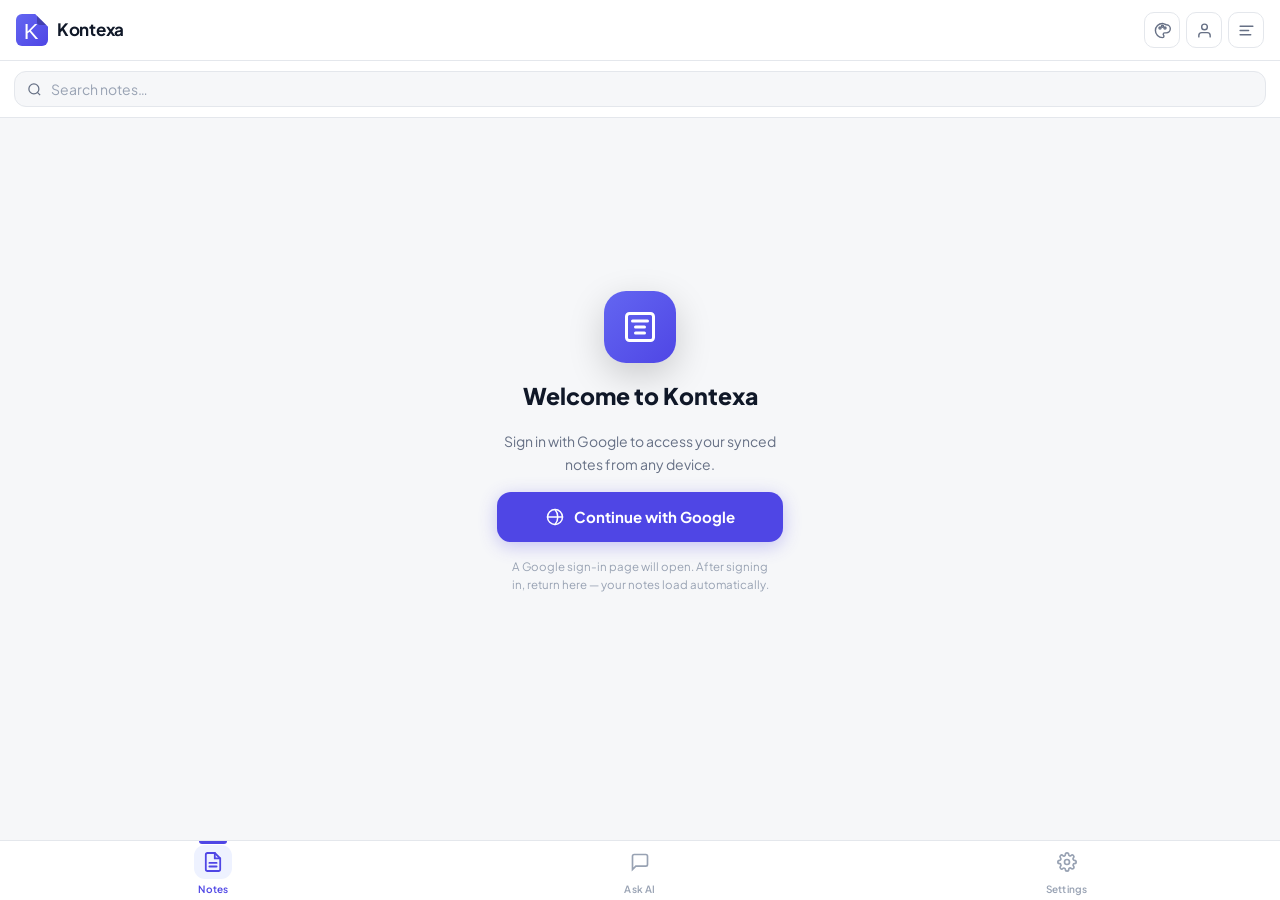
<file: backend/mobile/index.html>
<!doctype html>
<html lang="en" data-theme="nova">
  <head>
    <meta charset="UTF-8" />
    <meta
      name="viewport"
      content="width=device-width,initial-scale=1,maximum-scale=1,user-scalable=no,viewport-fit=cover"
    />
    <meta name="mobile-web-app-capable" content="yes" />
    <title>Kontexa</title>

    <!-- PWA -->
    <link rel="manifest" href="./manifest.json" />
    <meta name="theme-color" id="metaThemeColor" content="#f6f7f9" />
    <meta name="apple-mobile-web-app-capable" content="yes" />
    <meta
      name="apple-mobile-web-app-status-bar-style"
      content="black-translucent"
    />
    <meta name="apple-mobile-web-app-title" content="Kontexa" />
    <link rel="apple-touch-icon" href="./icons/icon-192.png" />
    <link
      id="themeFont"
      rel="stylesheet"
      href="https://fonts.googleapis.com/css2?family=Plus+Jakarta+Sans:wght@400;500;600;700;800&display=swap"
    />
    <link rel="stylesheet" href="./app.css" />
  </head>
  <body>
    <div id="app">
      <div class="bg-deco"></div>

      <!-- ═══ TOPBAR ══════════════════════════════════════════ -->
      <header class="topbar">
        <div class="logo-wrap">
          <div class="logo-mark" id="logo">
          <span
            style="
              font-family: &quot;Neoneon&quot;, sans-serif;
              color: #fff;
              font-size: 22px;
              line-height: 1;
              position: relative;
              z-index: 1;
              margin-top: 4px;
              margin-left: -2px;
            "
            >K</span
          >
        </div>
          <span class="logo-text">Kontexa</span>
        </div>
        <div class="tbbtns">
          <button class="ib" id="themeBtn" aria-label="Change theme">
            <svg viewBox="0 0 24 24">
              <path
                d="M12 2a10 10 0 000 20c1.1 0 2-.9 2-2 0-.5-.2-1-.5-1.4-.3-.4-.5-.8-.5-1.3 0-1.1.9-2 2-2h2.3a5.7 5.7 0 000-11.4C13.6 2.4 12 2 12 2z"
              />
              <circle cx="8.5" cy="8.5" r="1.5" />
              <circle cx="12" cy="6" r="1.5" />
              <circle cx="15.5" cy="8.5" r="1.5" />
            </svg>
          </button>
          <button class="ib" id="acctBtn" aria-label="Account">
            <svg viewBox="0 0 24 24">
              <path d="M20 21v-2a4 4 0 00-4-4H8a4 4 0 00-4 4v2" />
              <circle cx="12" cy="7" r="4" />
            </svg>
          </button>
          <button class="ib" id="menuBtn" aria-label="Browse notes">
            <svg viewBox="0 0 24 24">
              <line x1="3" y1="6" x2="21" y2="6" />
              <line x1="3" y1="12" x2="15" y2="12" />
              <line x1="3" y1="18" x2="18" y2="18" />
            </svg>
          </button>
        </div>
      </header>

      <!-- ═══ SEARCH ══════════════════════════════════════════ -->
      <div class="sbar">
        <div class="si" id="searchWrap">
          <svg viewBox="0 0 24 24">
            <circle cx="11" cy="11" r="8" />
            <path d="m21 21-4.35-4.35" />
          </svg>
          <input
            type="text"
            id="searchIn"
            placeholder="Search notes…"
            autocomplete="off"
            aria-label="Search notes"
          />
          <button class="sc" id="searchClr" aria-label="Clear search">
            <svg viewBox="0 0 24 24"><path d="M18 6 6 18M6 6l12 12" /></svg>
          </button>
        </div>
      </div>

      <!-- ═══ MAIN SCROLL AREA ════════════════════════════════ -->
      <div class="ms" id="mainScr">
        <div class="view active" id="homeView">
          <div id="homeCnt">
            <div class="spin-wrap"><div class="spin"></div></div>
          </div>
        </div>
        <div class="view" id="pageView">
          <button class="bk" id="backBtn">
            <svg viewBox="0 0 24 24"><polyline points="15 18 9 12 15 6" /></svg>
            Back
          </button>
          <div id="pageCnt"></div>
        </div>
        <div class="view" id="noteView">
          <button class="bk" id="noteBackBtn">
            <svg viewBox="0 0 24 24"><polyline points="15 18 9 12 15 6" /></svg>
            Back
          </button>
          <div class="nd" id="noteDet"></div>
        </div>
        <div class="view" id="settingsView">
          <div class="sw" id="settingsCnt"></div>
        </div>
      </div>

      <!-- ═══ BOTTOM NAV ══════════════════════════════════════ -->
      <nav class="bnav">
        <div class="nt on" id="tab-notes" onclick="switchTab('notes')">
          <div class="nt-ico">
            <svg viewBox="0 0 24 24">
              <path d="M14 2H6a2 2 0 00-2 2v16a2 2 0 002 2h12a2 2 0 002-2V8z" />
              <polyline points="14 2 14 8 20 8" />
              <line x1="16" y1="13" x2="8" y2="13" />
              <line x1="16" y1="17" x2="8" y2="17" />
            </svg>
          </div>
          <span>Notes</span>
        </div>
        <div class="nt" id="tab-ai" onclick="openAI()">
          <div class="nt-ico">
            <svg viewBox="0 0 24 24">
              <path
                d="M21 15a2 2 0 01-2 2H7l-4 4V5a2 2 0 012-2h14a2 2 0 012 2z"
              />
            </svg>
          </div>
          <span>Ask AI</span>
        </div>
        <div class="nt" id="tab-settings" onclick="switchTab('settings')">
          <div class="nt-ico">
            <svg viewBox="0 0 24 24">
              <circle cx="12" cy="12" r="3" />
              <path
                d="M19.4 15a1.65 1.65 0 00.33 1.82l.06.06a2 2 0 010 2.83 2 2 0 01-2.83 0l-.06-.06a1.65 1.65 0 00-1.82-.33 1.65 1.65 0 00-1 1.51V21a2 2 0 01-4 0v-.09A1.65 1.65 0 009 19.4a1.65 1.65 0 00-1.82.33l-.06.06a2 2 0 01-2.83-2.83l.06-.06A1.65 1.65 0 004.68 15a1.65 1.65 0 00-1.51-1H3a2 2 0 010-4h.09A1.65 1.65 0 004.6 9a1.65 1.65 0 00-.33-1.82l-.06-.06a2 2 0 012.83-2.83l.06.06A1.65 1.65 0 009 4.68a1.65 1.65 0 001-1.51V3a2 2 0 014 0v.09a1.65 1.65 0 001 1.51 1.65 1.65 0 001.82-.33l.06-.06a2 2 0 012.83 2.83l-.06.06A1.65 1.65 0 0019.4 9a1.65 1.65 0 001.51 1H21a2 2 0 010 4h-.09a1.65 1.65 0 00-1.51 1z"
              />
            </svg>
          </div>
          <span>Settings</span>
        </div>
      </nav>
    </div>

    <!-- ═══ DRAWER ══════════════════════════════════════════ -->
    <div class="drw-o" id="drwO" onclick="closeDrw()"></div>
    <nav class="drw" id="drw">
      <div class="drw-hd">
        <span class="drw-ttl">Browse Notes</span>
        <button class="drw-x" onclick="closeDrw()" aria-label="Close drawer">
          <svg viewBox="0 0 24 24" width="14" height="14">
            <path d="M18 6 6 18M6 6l12 12" />
          </svg>
        </button>
      </div>
      <div class="drw-sc" id="drwBdy">
        <div class="spin-wrap"><div class="spin"></div></div>
      </div>
    </nav>

    <!-- ═══ AI MODAL ═════════════════════════════════════════ -->
    <div class="mo" id="aiMo" onclick="if (event.target === this) closeAI();">
      <div class="ms2">
        <div class="pip"></div>
        <div class="shd">
          <div class="shd-left">
            <div class="shd-icon ai-icon">
              <svg viewBox="0 0 24 24" width="14" height="14">
                <path
                  d="M21 15a2 2 0 01-2 2H7l-4 4V5a2 2 0 012-2h14a2 2 0 012 2z"
                />
              </svg>
            </div>
            <span class="sttl">Ask AI</span>
          </div>
          <div class="sx" onclick="closeAI()" aria-label="Close">
            <svg viewBox="0 0 24 24" width="14" height="14">
              <path d="M18 6 6 18M6 6l12 12" />
            </svg>
          </div>
        </div>
        <div class="cbox" id="cbox">
          <div class="cm a">
            Hi! Ask me anything about your saved notes — summaries, comparisons,
            or finding something specific.
          </div>
        </div>
        <div class="crow">
          <textarea
            class="cin"
            id="cin"
            placeholder="Ask about your notes…"
            rows="1"
          ></textarea>
          <button class="csnd" id="csnd" aria-label="Send">
            <svg viewBox="0 0 24 24">
              <line x1="22" y1="2" x2="11" y2="13" />
              <polygon points="22 2 15 22 11 13 2 9 22 2" />
            </svg>
          </button>
        </div>
      </div>
    </div>

    <!-- ═══ API KEY MODAL ════════════════════════════════════ -->
    <div class="mo" id="apiMo" onclick="if (event.target === this) closeAPI();">
      <div class="ms2" style="max-height: 72vh">
        <div class="pip"></div>
        <div class="shd">
          <div class="shd-left">
            <div class="shd-icon key-icon">🔑</div>
            <span class="sttl">AI API Key</span>
          </div>
          <div class="sx" onclick="closeAPI()">
            <svg viewBox="0 0 24 24" width="14" height="14">
              <path d="M18 6 6 18M6 6l12 12" />
            </svg>
          </div>
        </div>
        <div class="aform">
          <div>
            <div class="albl">Provider</div>
            <div class="ptabs">
              <div class="ptab on" data-p="gemini" onclick="pickP(this)">
                Gemini
              </div>
            </div>
          </div>
          <div>
            <div class="albl">API Key</div>
            <input
              type="password"
              class="ain"
              id="apiKIn"
              placeholder="Paste your key here…"
            />
            <div class="ahint">
              Stored locally on this device only — never sent to our servers.
            </div>
          </div>
          <button class="asave" onclick="saveKey()">Save Key</button>
        </div>
      </div>
    </div>

    <!-- ═══ THEME MODAL ══════════════════════════════════════ -->
    <div
      class="mo"
      id="themeMo"
      onclick="if (event.target === this) closeTh();"
    >
      <div class="ms2" style="max-height: 60vh">
        <div class="pip"></div>
        <div class="shd">
          <div class="shd-left">
            <div class="shd-icon th-icon">🎨</div>
            <span class="sttl">Color Theme</span>
          </div>
          <div class="sx" onclick="closeTh()">
            <svg viewBox="0 0 24 24" width="14" height="14">
              <path d="M18 6 6 18M6 6l12 12" />
            </svg>
          </div>
        </div>
        <div class="tgrid" id="tgrid"></div>
      </div>
    </div>

    <!-- ═══ ACCOUNT MODAL ════════════════════════════════════ -->
    <div
      class="mo"
      id="acctMo"
      onclick="if (event.target === this) closeAcct();"
    >
      <div class="ms2" style="max-height: 65vh">
        <div class="pip"></div>
        <div class="shd">
          <div class="shd-left">
            <div class="shd-icon acct-icon">👤</div>
            <span class="sttl">Account</span>
          </div>
          <div class="sx" onclick="closeAcct()">
            <svg viewBox="0 0 24 24" width="14" height="14">
              <path d="M18 6 6 18M6 6l12 12" />
            </svg>
          </div>
        </div>
        <div class="ap" id="acctPnl"></div>
      </div>
    </div>

    <div class="toast" id="toast"></div>

    <script src="./app.js"></script>
    <script src="./ai_service.js"></script>
  </body>
</html>
</file>
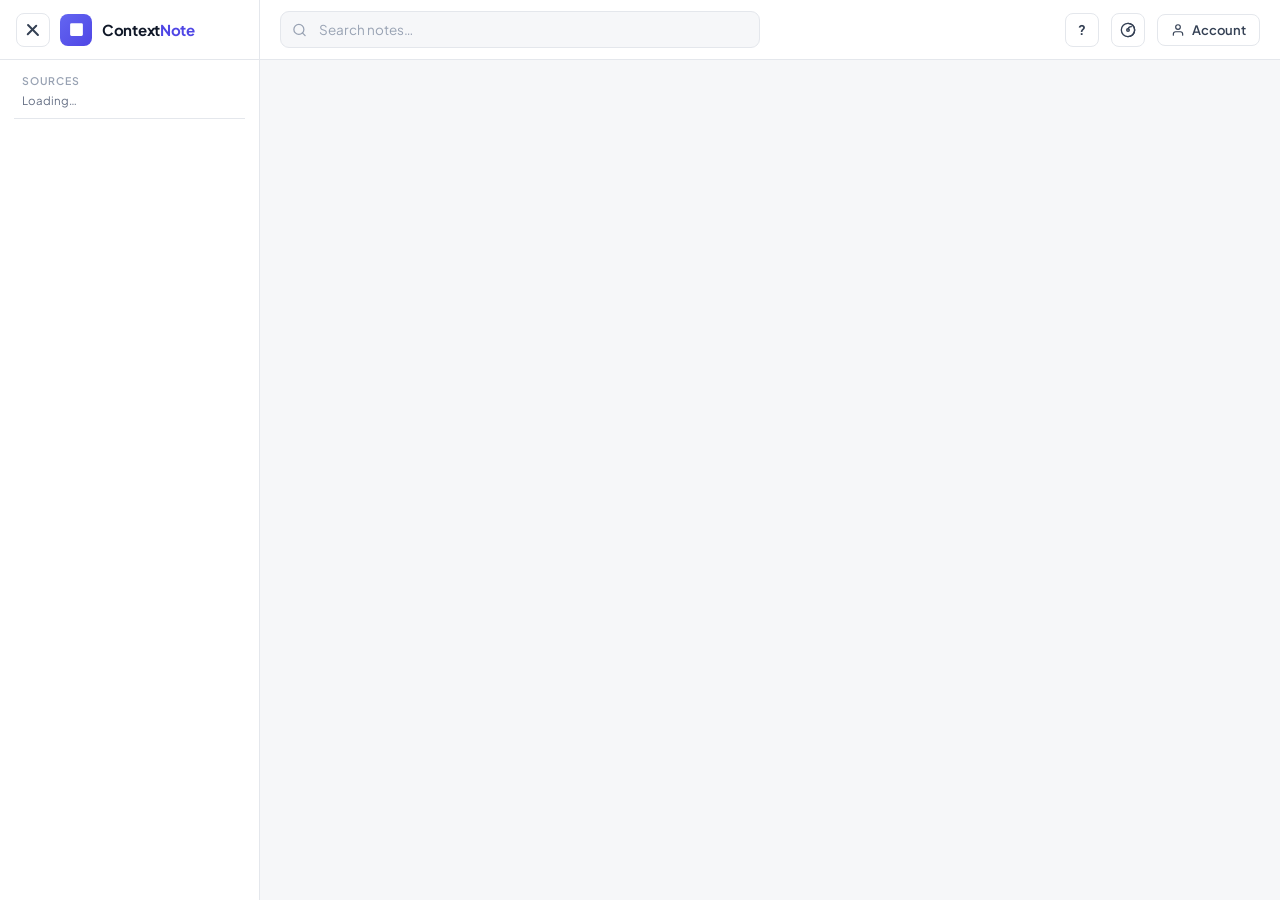
<file: extension/dashboard.html>
<!doctype html>
<html lang="en">
  <head>
    <meta charset="UTF-8" />
    <meta name="viewport" content="width=device-width, initial-scale=1.0" />
    <title>ContextNote | Dashboard</title>
    <link
      href="https://fonts.googleapis.com/css2?family=Plus+Jakarta+Sans:wght@400;500;600;700&family=Lora:ital@1&display=swap"
      rel="stylesheet"
    />
    <style>
      /* ── PALETTE DEFINITIONS ── */
      :root,
      [data-theme="indigo"] {
        --bg: #f6f7f9;
        --sur: #fff;
        --bdr: #e4e7ec;
        --bdrs: #d0d5dd;
        --ink: #101828;
        --ink2: #344054;
        --mut: #667085;
        --mut2: #98a2b3;
        --acc: #4f46e5;
        --acc-bg: #eef2ff;
        --acc-hover: #4338ca;
        --hbg: #fffbeb;
        --hbdr: #f59e0b;
        --logo1: #6366f1;
        --logo2: #4f46e5;
        --tag-bg: #f1f5f9;
        --tag-color: #64748b;
      }

      [data-theme="emerald"] {
        --bg: #f3faf7;
        --sur: #fff;
        --bdr: #d1fae5;
        --bdrs: #a7f3d0;
        --ink: #064e3b;
        --ink2: #065f46;
        --mut: #34d399;
        --mut2: #6ee7b7;
        --acc: #059669;
        --acc-bg: #d1fae5;
        --acc-hover: #047857;
        --hbg: #ecfdf5;
        --hbdr: #10b981;
        --logo1: #34d399;
        --logo2: #059669;
        --tag-bg: #ecfdf5;
        --tag-color: #047857;
      }

      [data-theme="rose"] {
        --bg: #fff1f2;
        --sur: #fff;
        --bdr: #fecdd3;
        --bdrs: #fda4af;
        --ink: #4c0519;
        --ink2: #881337;
        --mut: #f43f5e;
        --mut2: #fb7185;
        --acc: #e11d48;
        --acc-bg: #ffe4e6;
        --acc-hover: #be123c;
        --hbg: #fff1f2;
        --hbdr: #fb7185;
        --logo1: #fb7185;
        --logo2: #e11d48;
        --tag-bg: #ffe4e6;
        --tag-color: #be123c;
      }

      [data-theme="amber"] {
        --bg: #fffbeb;
        --sur: #fff;
        --bdr: #fde68a;
        --bdrs: #fbbf24;
        --ink: #451a03;
        --ink2: #78350f;
        --mut: #d97706;
        --mut2: #fbbf24;
        --acc: #d97706;
        --acc-bg: #fef3c7;
        --acc-hover: #b45309;
        --hbg: #fef3c7;
        --hbdr: #f59e0b;
        --logo1: #fbbf24;
        --logo2: #d97706;
        --tag-bg: #fef3c7;
        --tag-color: #b45309;
      }

      [data-theme="slate"] {
        --bg: #0f172a;
        --sur: #1e293b;
        --bdr: #334155;
        --bdrs: #475569;
        --ink: #f1f5f9;
        --ink2: #cbd5e1;
        --mut: #64748b;
        --mut2: #475569;
        --acc: #38bdf8;
        --acc-bg: #0c4a6e;
        --acc-hover: #0ea5e9;
        --hbg: #1e3a5f;
        --hbdr: #38bdf8;
        --logo1: #38bdf8;
        --logo2: #0ea5e9;
        --tag-bg: #1e293b;
        --tag-color: #94a3b8;
      }

      [data-theme="violet"] {
        --bg: #faf5ff;
        --sur: #fff;
        --bdr: #e9d5ff;
        --bdrs: #d8b4fe;
        --ink: #2e1065;
        --ink2: #4c1d95;
        --mut: #7c3aed;
        --mut2: #a78bfa;
        --acc: #7c3aed;
        --acc-bg: #ede9fe;
        --acc-hover: #6d28d9;
        --hbg: #f5f3ff;
        --hbdr: #8b5cf6;
        --logo1: #a78bfa;
        --logo2: #7c3aed;
        --tag-bg: #ede9fe;
        --tag-color: #6d28d9;
      }

      /* ── BASE STYLES ── */
      :root {
        --nav: 260px;
        --top: 60px;
      }
      *,
      *::before,
      *::after {
        margin: 0;
        padding: 0;
        box-sizing: border-box;
      }

      body {
        font-family: "Plus Jakarta Sans", sans-serif;
        background: var(--bg);
        color: var(--ink);
        height: 100vh;
        display: flex;
        flex-direction: column;
        overflow: hidden;
        transition:
          background 0.3s,
          color 0.3s;
      }

      /* Topbar */
      .topbar {
        height: var(--top);
        background: var(--sur);
        border-bottom: 1px solid var(--bdr);
        display: flex;
        align-items: center;
        flex-shrink: 0;
        z-index: 100;
        padding-right: 20px;
        transition:
          background 0.3s,
          border-color 0.3s;
      }
      .tl {
        width: var(--nav);
        display: flex;
        align-items: center;
        gap: 10px;
        padding: 0 16px;
        flex-shrink: 0;
        border-right: 1px solid var(--bdr);
        height: 100%;
      }
      .logo {
        width: 32px;
        height: 32px;
        background: linear-gradient(135deg, var(--logo1), var(--logo2));
        border-radius: 8px;
        display: grid;
        place-items: center;
        flex-shrink: 0;
        transition: background 0.3s;
      }
      .logo svg {
        width: 17px;
        height: 17px;
        fill: #fff;
      }
      .lname {
        font-size: 15px;
        font-weight: 700;
        letter-spacing: -0.3px;
        white-space: nowrap;
      }
      .lname span {
        color: var(--acc);
      }

      /* Hamburger */
      .hbtn {
        width: 34px;
        height: 34px;
        border-radius: 8px;
        border: 1.5px solid var(--bdr);
        background: transparent;
        cursor: pointer;
        display: grid;
        place-items: center;
        flex-shrink: 0;
        transition:
          background 0.15s,
          border-color 0.15s;
      }
      .hbtn:hover {
        background: var(--acc-bg);
        border-color: var(--acc);
      }
      .hico {
        display: flex;
        flex-direction: column;
        gap: 4px;
      }
      .hico span {
        display: block;
        height: 2px;
        border-radius: 2px;
        background: var(--ink2);
        transition: all 0.3s cubic-bezier(0.16, 1, 0.3, 1);
        transform-origin: center;
      }
      .hico span:nth-child(1) {
        width: 16px;
      }
      .hico span:nth-child(2) {
        width: 11px;
      }
      .hico span:nth-child(3) {
        width: 14px;
      }
      .hbtn.open .hico span:nth-child(1) {
        transform: translateY(6px) rotate(45deg);
      }
      .hbtn.open .hico span:nth-child(2) {
        opacity: 0;
        transform: scaleX(0);
      }
      .hbtn.open .hico span:nth-child(3) {
        transform: translateY(-6px) rotate(-45deg);
      }

      /* Search */
      .sw {
        flex: 1;
        padding: 0 20px;
        display: flex;
        align-items: center;
      }
      .sb {
        width: 100%;
        max-width: 480px;
        position: relative;
      }
      .sb svg {
        position: absolute;
        left: 12px;
        top: 50%;
        transform: translateY(-50%);
        width: 15px;
        height: 15px;
        stroke: var(--mut2);
        fill: none;
        stroke-width: 2;
        stroke-linecap: round;
        stroke-linejoin: round;
        pointer-events: none;
      }
      .sb input {
        width: 100%;
        height: 37px;
        padding: 0 32px 0 38px;
        border: 1.5px solid var(--bdr);
        border-radius: 9px;
        font-family: inherit;
        font-size: 13.5px;
        color: var(--ink);
        background: var(--bg);
        outline: none;
        transition:
          border-color 0.2s,
          box-shadow 0.2s,
          background 0.3s;
      }
      .sb input::placeholder {
        color: var(--mut2);
      }
      .sb input:focus {
        border-color: var(--acc);
        box-shadow: 0 0 0 3px color-mix(in srgb, var(--acc) 15%, transparent);
        background: var(--sur);
      }
      .sc {
        position: absolute;
        right: 10px;
        top: 50%;
        transform: translateY(-50%);
        display: none;
        background: none;
        border: none;
        cursor: pointer;
        color: var(--mut2);
        font-size: 17px;
        line-height: 1;
        padding: 2px 4px;
      }
      .sc:hover {
        color: var(--ink);
      }
      .sc.on {
        display: block;
      }

      /* Top Actions */
      .top-actions {
        display: flex;
        align-items: center;
        gap: 12px;
        flex-shrink: 0;
      }
      .icon-btn {
        width: 34px;
        height: 34px;
        border-radius: 8px;
        border: 1.5px solid var(--bdr);
        background: var(--sur);
        cursor: pointer;
        display: grid;
        place-items: center;
        color: var(--ink2);
        transition: all 0.2s;
        font-weight: bold;
        font-family: inherit;
      }
      .icon-btn:hover {
        border-color: var(--acc);
        color: var(--acc);
        background: var(--acc-bg);
      }

      /* ── THEME PICKER ── */
      .theme-wrap {
        position: relative;
      }
      .theme-btn {
        width: 34px;
        height: 34px;
        border-radius: 8px;
        border: 1.5px solid var(--bdr);
        background: var(--sur);
        cursor: pointer;
        display: grid;
        place-items: center;
        transition: all 0.2s;
      }
      .theme-btn:hover {
        border-color: var(--acc);
        background: var(--acc-bg);
      }
      .theme-btn svg {
        width: 16px;
        height: 16px;
        stroke: var(--ink2);
        fill: none;
        stroke-width: 2;
        stroke-linecap: round;
        stroke-linejoin: round;
      }
      .theme-btn:hover svg {
        stroke: var(--acc);
      }

      .theme-panel {
        position: absolute;
        top: calc(100% + 8px);
        right: 0;
        background: var(--sur);
        border: 1px solid var(--bdr);
        box-shadow: 0 10px 36px rgba(0, 0, 0, 0.14);
        border-radius: 14px;
        padding: 14px;
        display: none;
        flex-direction: column;
        gap: 10px;
        z-index: 300;
        width: 220px;
        animation: fadeDown 0.18s ease;
      }
      .theme-panel.on {
        display: flex;
      }
      .theme-panel-title {
        font-size: 10.5px;
        font-weight: 700;
        text-transform: uppercase;
        letter-spacing: 0.08em;
        color: var(--mut);
        padding: 0 2px;
      }
      .palette-grid {
        display: grid;
        grid-template-columns: repeat(3, 1fr);
        gap: 8px;
      }
      .palette-swatch {
        display: flex;
        flex-direction: column;
        align-items: center;
        gap: 5px;
        cursor: pointer;
        padding: 8px 6px;
        border-radius: 10px;
        border: 2px solid transparent;
        transition: all 0.18s;
      }
      .palette-swatch:hover {
        background: var(--bg);
        border-color: var(--bdr);
      }
      .palette-swatch.active {
        border-color: var(--acc);
        background: var(--acc-bg);
      }
      .swatch-circle {
        width: 32px;
        height: 32px;
        border-radius: 50%;
        border: 2px solid rgba(0, 0, 0, 0.08);
        flex-shrink: 0;
      }
      .swatch-label {
        font-size: 10px;
        font-weight: 600;
        color: var(--mut);
        text-align: center;
        white-space: nowrap;
      }
      .palette-swatch.active .swatch-label {
        color: var(--acc);
      }

      /* Sync Menu */
      .synw {
        position: relative;
      }
      .synbtn {
        background: var(--sur);
        border: 1.5px solid var(--bdr);
        border-radius: 8px;
        padding: 7px 13px;
        font-size: 13px;
        font-weight: 600;
        color: var(--ink2);
        cursor: pointer;
        display: flex;
        align-items: center;
        gap: 7px;
        transition: all 0.2s;
        font-family: inherit;
      }
      .synbtn:hover {
        border-color: var(--acc);
        background: var(--acc-bg);
        color: var(--acc);
      }
      .synbtn svg {
        width: 14px;
        height: 14px;
        stroke: currentColor;
        fill: none;
        stroke-width: 2;
        stroke-linecap: round;
        stroke-linejoin: round;
      }
      .synmenu {
        position: absolute;
        top: calc(100% + 8px);
        right: 0;
        background: var(--sur);
        border: 1px solid var(--bdr);
        box-shadow: 0 10px 30px rgba(0, 0, 0, 0.1);
        border-radius: 10px;
        width: 220px;
        display: none;
        flex-direction: column;
        padding: 8px;
        z-index: 300;
        animation: fadeDown 0.18s ease;
      }
      @keyframes fadeDown {
        from {
          opacity: 0;
          transform: translateY(-6px);
        }
        to {
          opacity: 1;
          transform: translateY(0);
        }
      }
      .synmenu.on {
        display: flex;
      }
      #uStatus {
        font-size: 11px;
        color: var(--mut);
        padding: 4px 8px 6px;
      }
      .sdiv {
        height: 1px;
        background: var(--bdr);
        margin: 4px 0;
      }
      .sitem {
        padding: 9px 10px;
        border-radius: 6px;
        cursor: pointer;
        font-size: 13px;
        display: flex;
        align-items: center;
        gap: 8px;
        color: var(--ink);
        transition: background 0.12s;
      }
      .sitem:hover {
        background: var(--bg);
      }
      .sitem.danger {
        color: #ef4444;
      }
      .sitem.danger:hover {
        background: #fef2f2;
      }

      /* Layout */
      .body {
        display: flex;
        flex: 1;
        overflow: hidden;
        position: relative;
      }
      .ovl {
        display: none;
        position: fixed;
        inset: 0;
        top: var(--top);
        background: rgba(16, 24, 40, 0.3);
        z-index: 80;
        backdrop-filter: blur(2px);
      }
      .ovl.on {
        display: block;
      }

      /* Sidebar */
      .side {
        width: var(--nav);
        background: var(--sur);
        border-right: 1px solid var(--bdr);
        display: flex;
        flex-direction: column;
        flex-shrink: 0;
        overflow: hidden;
        transition:
          width 0.3s cubic-bezier(0.16, 1, 0.3, 1),
          border-color 0.3s,
          background 0.3s;
        z-index: 90;
      }
      .side.closed {
        width: 0;
        border-right-color: transparent;
      }
      .shd {
        padding: 14px 14px 8px;
        flex-shrink: 0;
      }
      .slbl {
        font-size: 10.5px;
        font-weight: 600;
        color: var(--mut2);
        text-transform: uppercase;
        letter-spacing: 0.09em;
        padding: 0 8px;
        margin-bottom: 6px;
        display: block;
      }
      .smeta {
        font-size: 11.5px;
        color: var(--mut);
        padding: 0 8px 10px;
        border-bottom: 1px solid var(--bdr);
        margin-bottom: 4px;
      }
      .sscroll {
        flex: 1;
        overflow-y: auto;
        padding: 4px 8px 20px;
      }
      .sscroll::-webkit-scrollbar {
        width: 3px;
      }
      .sscroll::-webkit-scrollbar-thumb {
        background: var(--bdr);
        border-radius: 3px;
      }

      .na {
        display: flex;
        align-items: center;
        gap: 9px;
        padding: 8px 10px;
        border-radius: 8px;
        cursor: pointer;
        margin-bottom: 1px;
        text-decoration: none;
        transition: background 0.15s;
      }
      .na:hover {
        background: var(--bg);
      }
      .na.on {
        background: var(--acc-bg);
      }
      .na.on .dot {
        background: var(--acc);
      }
      .na.on .nd {
        color: var(--acc);
        font-weight: 600;
      }
      .na.on .bdg {
        background: var(--acc);
        color: #fff;
        border-color: var(--acc);
      }
      .dot {
        width: 7px;
        height: 7px;
        border-radius: 50%;
        background: var(--bdrs);
        flex-shrink: 0;
        transition: background 0.15s;
      }
      .na:hover .dot {
        background: var(--acc);
      }
      .nd {
        font-size: 13px;
        font-weight: 500;
        color: var(--ink2);
        flex: 1;
        white-space: nowrap;
        overflow: hidden;
        text-overflow: ellipsis;
      }
      .bdg {
        font-size: 10.5px;
        font-weight: 600;
        color: var(--mut);
        background: var(--bg);
        border: 1px solid var(--bdr);
        border-radius: 20px;
        padding: 1px 7px;
        flex-shrink: 0;
        transition: all 0.15s;
      }

      /* Main */
      .main {
        flex: 1;
        overflow-y: auto;
        padding: 28px 32px;
      }
      .main::-webkit-scrollbar {
        width: 4px;
      }
      .main::-webkit-scrollbar-thumb {
        background: var(--bdr);
        border-radius: 4px;
      }
      .mh {
        font-size: 21px;
        font-weight: 700;
        letter-spacing: -0.3px;
        margin-bottom: 3px;
      }
      .ms {
        font-size: 13px;
        color: var(--mut);
        margin-bottom: 28px;
      }
      .ms strong {
        color: var(--ink2);
      }
      .nores {
        display: none;
        text-align: center;
        padding: 60px 20px;
        color: var(--mut);
      }
      .nores.on {
        display: block;
      }
      .nores h3 {
        font-size: 15px;
        color: var(--ink2);
        margin-bottom: 6px;
      }

      /* Section */
      .sec {
        margin-bottom: 40px;
        animation: fadeUp 0.4s ease both;
      }
      @keyframes fadeUp {
        from {
          opacity: 0;
          transform: translateY(14px);
        }
        to {
          opacity: 1;
          transform: translateY(0);
        }
      }
      .sech {
        display: flex;
        align-items: center;
        gap: 10px;
        margin-bottom: 14px;
      }
      .globe {
        width: 30px;
        height: 30px;
        border-radius: 8px;
        background: var(--acc-bg);
        display: grid;
        place-items: center;
        flex-shrink: 0;
      }
      .globe svg {
        width: 15px;
        height: 15px;
        stroke: var(--acc);
        fill: none;
        stroke-width: 2;
        stroke-linecap: round;
        stroke-linejoin: round;
      }
      .sdom {
        font-size: 14.5px;
        font-weight: 700;
      }
      .slink {
        font-size: 11.5px;
        color: var(--mut);
        text-decoration: none;
        display: inline-flex;
        align-items: center;
        gap: 3px;
        transition: color 0.15s;
      }
      .slink:hover {
        color: var(--acc);
      }
      .scnt {
        margin-left: auto;
        font-size: 11.5px;
        color: var(--mut);
        background: var(--bg);
        border: 1px solid var(--bdr);
        border-radius: 20px;
        padding: 2px 9px;
      }

      /* Grid */
      .grid {
        display: flex;
        gap: 14px;
        overflow-x: auto;
        overflow-y: visible;
        padding-bottom: 10px;
      }
      .grid::-webkit-scrollbar {
        height: 4px;
      }
      .grid::-webkit-scrollbar-thumb {
        background: var(--bdrs);
        border-radius: 4px;
      }
      .grid::-webkit-scrollbar-thumb:hover {
        background: var(--acc);
      }
      .grid.wrap {
        flex-wrap: wrap;
        overflow-x: visible;
      }

      /* Card */
      .card {
        background: var(--sur);
        border: 1.5px solid var(--bdr);
        border-radius: 12px;
        padding: 16px;
        min-width: 280px;
        max-width: 280px;
        display: flex;
        flex-direction: column;
        gap: 10px;
        flex-shrink: 0;
        position: relative;
        transition:
          border-color 0.2s,
          box-shadow 0.2s,
          transform 0.2s,
          background 0.3s;
      }
      .card:hover {
        border-color: var(--acc);
        box-shadow: 0 4px 18px color-mix(in srgb, var(--acc) 12%, transparent);
        transform: translateY(-2px);
      }
      .ca {
        position: absolute;
        top: 12px;
        right: 12px;
        display: flex;
        gap: 4px;
        opacity: 0;
        pointer-events: none;
        transition: opacity 0.2s;
      }
      .card:hover .ca {
        opacity: 1;
        pointer-events: auto;
      }
      .act {
        width: 26px;
        height: 26px;
        border-radius: 6px;
        border: 1px solid var(--bdr);
        background: var(--bg);
        display: grid;
        place-items: center;
        cursor: pointer;
        color: var(--mut);
        transition: all 0.15s;
      }
      .act:hover {
        border-color: var(--acc);
        color: var(--acc);
        background: var(--acc-bg);
      }
      .act.del:hover {
        border-color: #ef4444;
        color: #ef4444;
        background: #fff5f5;
      }
      .ct {
        font-size: 14px;
        font-weight: 700;
        line-height: 1.4;
        padding-right: 60px;
        color: var(--ink);
      }
      .chi {
        font-family: "Lora", serif;
        font-style: italic;
        font-size: 12px;
        color: #92400e;
        background: var(--hbg);
        border-left: 3px solid var(--hbdr);
        padding: 7px 10px;
        border-radius: 0 6px 6px 0;
        line-height: 1.55;
        margin-bottom: 2px;
      }
      .cb {
        font-size: 13px;
        color: var(--ink2);
        line-height: 1.6;
        flex: 1;
      }
      .ctags {
        display: flex;
        flex-wrap: wrap;
        gap: 5px;
        margin-top: auto;
      }
      .tag {
        font-size: 10.5px;
        font-weight: 600;
        padding: 2px 9px;
        border-radius: 20px;
        background: var(--tag-bg, var(--bg));
        color: var(--tag-color, var(--mut));
        border: 1px solid var(--bdr);
      }
      .divider {
        height: 1px;
        background: var(--bdr);
        margin: 32px 0;
      }

      .btn-view-more {
        background: var(--acc-bg);
        color: var(--acc);
        border: 1px solid var(--bdr);
        border-radius: 8px;
        padding: 8px 16px;
        font-size: 13px;
        font-weight: 600;
        cursor: pointer;
        transition: all 0.2s;
        margin-top: 10px;
        display: inline-flex;
        align-items: center;
        gap: 6px;
        font-family: inherit;
      }
      .btn-view-more:hover {
        background: var(--acc);
        color: white;
      }
      .back-btn {
        background: none;
        border: 1px solid var(--bdr);
        border-radius: 8px;
        padding: 6px 14px;
        font-size: 13px;
        font-weight: 600;
        color: var(--ink2);
        cursor: pointer;
        margin-bottom: 20px;
        display: inline-flex;
        align-items: center;
        gap: 6px;
        transition: all 0.2s;
        font-family: inherit;
      }
      .back-btn:hover {
        background: var(--bg);
        color: var(--ink);
        border-color: var(--bdrs);
      }

      /* Empty */
      .empty {
        display: flex;
        flex-direction: column;
        align-items: center;
        justify-content: center;
        gap: 10px;
        padding: 80px 40px;
        color: var(--mut);
        text-align: center;
      }
      .empty span {
        font-size: 40px;
        opacity: 0.3;
      }
      .empty h3 {
        font-size: 16px;
        color: var(--ink2);
        font-weight: 600;
      }
      .empty p {
        font-size: 13px;
      }

      /* Modals */
      .mbg {
        display: none;
        position: fixed;
        inset: 0;
        background: rgba(16, 24, 40, 0.45);
        z-index: 200;
        place-items: center;
        backdrop-filter: blur(3px);
      }
      .mbg.on {
        display: grid;
      }
      .modal {
        background: var(--sur);
        border-radius: 14px;
        padding: 28px;
        width: 90%;
        max-width: 440px;
        box-shadow: 0 20px 60px rgba(16, 24, 40, 0.18);
        animation: slideUp 0.25s cubic-bezier(0.16, 1, 0.3, 1);
      }
      @keyframes slideUp {
        from {
          opacity: 0;
          transform: translateY(20px);
        }
        to {
          opacity: 1;
          transform: translateY(0);
        }
      }
      .modal h3 {
        font-size: 16px;
        font-weight: 700;
        margin-bottom: 14px;
        color: var(--ink);
      }
      .info-box {
        background: var(--bg);
        border: 1px solid var(--bdr);
        border-radius: 8px;
        padding: 14px;
        font-size: 13px;
        line-height: 1.6;
        color: var(--ink2);
        margin-bottom: 16px;
      }
      .info-box strong {
        color: var(--ink);
        display: block;
        margin-bottom: 4px;
      }
      .info-box span {
        font-size: 16px;
        margin-right: 6px;
      }
      .modal input[type="text"],
      .modal textarea {
        width: 100%;
        border: 1.5px solid var(--bdr);
        border-radius: 9px;
        padding: 10px 12px;
        font-family: inherit;
        color: var(--ink);
        background: var(--bg);
        outline: none;
        transition:
          border-color 0.2s,
          box-shadow 0.2s;
      }
      .modal input[type="text"] {
        font-size: 14px;
        font-weight: 600;
        margin-bottom: 12px;
      }
      .modal textarea {
        min-height: 100px;
        resize: vertical;
        font-size: 13.5px;
        line-height: 1.6;
      }
      .modal input[type="text"]:focus,
      .modal textarea:focus {
        border-color: var(--acc);
        box-shadow: 0 0 0 3px color-mix(in srgb, var(--acc) 12%, transparent);
      }
      .macts {
        display: flex;
        gap: 8px;
        justify-content: flex-end;
        margin-top: 14px;
      }
      .btn {
        padding: 8px 18px;
        border-radius: 8px;
        font-family: inherit;
        font-size: 13px;
        font-weight: 600;
        cursor: pointer;
        border: 1.5px solid var(--bdr);
        background: var(--bg);
        color: var(--ink2);
        transition: all 0.15s;
      }
      .btn:hover {
        background: var(--bdr);
      }
      .btn.pri {
        background: var(--acc);
        color: #fff;
        border-color: var(--acc);
      }
      .btn.pri:hover {
        background: var(--acc-hover);
        border-color: var(--acc-hover);
      }
      .btn.danger {
        background: #ef4444;
        color: #fff;
        border-color: #ef4444;
      }
      .btn.danger:hover {
        background: #dc2626;
        border-color: #dc2626;
      }

      /* Toast */
      .toast {
        position: fixed;
        bottom: 24px;
        left: 50%;
        transform: translateX(-50%) translateY(10px);
        background: var(--ink);
        color: var(--sur);
        padding: 10px 20px;
        border-radius: 10px;
        font-size: 13px;
        font-weight: 500;
        opacity: 0;
        pointer-events: none;
        transition: all 0.3s cubic-bezier(0.16, 1, 0.3, 1);
        z-index: 400;
        white-space: nowrap;
      }
      .toast.on {
        opacity: 1;
        transform: translateX(-50%) translateY(0);
      }

      @media (max-width: 768px) {
        .side {
          position: fixed;
          left: 0;
          top: var(--top);
          bottom: 0;
          z-index: 90;
          width: var(--nav) !important;
          transition: transform 0.3s cubic-bezier(0.16, 1, 0.3, 1);
        }
        .side.closed {
          transform: translateX(-100%);
          border-right-color: var(--bdr) !important;
        }
        .main {
          padding: 20px 16px;
        }
        .synbtn span {
          display: none;
        }
      }
    </style>
  </head>
  <body>
    <header class="topbar">
      <div class="tl">
        <button class="hbtn open" id="hbtn" aria-label="Toggle sidebar">
          <div class="hico"><span></span><span></span><span></span></div>
        </button>
        <div class="logo">
          <svg viewBox="0 0 24 24">
            <path
              d="M9 12h6M9 16h6M7 8h10M5 3h14a2 2 0 012 2v14a2 2 0 01-2 2H5a2 2 0 01-2-2V5a2 2 0 012-2z"
            />
          </svg>
        </div>
        <span class="lname">Context<span>Note</span></span>
      </div>

      <div class="sw">
        <div class="sb">
          <svg viewBox="0 0 24 24">
            <circle cx="11" cy="11" r="8" />
            <path d="m21 21-4.35-4.35" />
          </svg>
          <input
            type="text"
            id="search"
            placeholder="Search notes…"
            autocomplete="off"
          />
          <button class="sc" id="sc">×</button>
        </div>
      </div>

      <div class="top-actions">
        <button class="icon-btn" id="infoBtn" title="How your data is stored">
          ?
        </button>

        <!-- Theme Picker -->
        <div class="theme-wrap">
          <button class="theme-btn" id="themeBtn" title="Change color theme">
            <svg viewBox="0 0 24 24">
              <circle cx="12" cy="12" r="10" />
              <path d="M12 2a10 10 0 0 1 0 20" />
              <path d="M12 12a5 5 0 0 1 5-5" />
              <circle cx="12" cy="12" r="2" />
            </svg>
          </button>
          <div class="theme-panel" id="themePanel">
            <span class="theme-panel-title">Color Theme</span>
            <div class="palette-grid">
              <div class="palette-swatch" data-theme="indigo">
                <div
                  class="swatch-circle"
                  style="background: linear-gradient(135deg, #6366f1, #4f46e5)"
                ></div>
                <span class="swatch-label">Indigo</span>
              </div>
              <div class="palette-swatch" data-theme="violet">
                <div
                  class="swatch-circle"
                  style="background: linear-gradient(135deg, #a78bfa, #7c3aed)"
                ></div>
                <span class="swatch-label">Violet</span>
              </div>
              <div class="palette-swatch" data-theme="emerald">
                <div
                  class="swatch-circle"
                  style="background: linear-gradient(135deg, #34d399, #059669)"
                ></div>
                <span class="swatch-label">Emerald</span>
              </div>
              <div class="palette-swatch" data-theme="rose">
                <div
                  class="swatch-circle"
                  style="background: linear-gradient(135deg, #fb7185, #e11d48)"
                ></div>
                <span class="swatch-label">Rose</span>
              </div>
              <div class="palette-swatch" data-theme="amber">
                <div
                  class="swatch-circle"
                  style="background: linear-gradient(135deg, #fbbf24, #d97706)"
                ></div>
                <span class="swatch-label">Amber</span>
              </div>
              <div class="palette-swatch" data-theme="slate">
                <div
                  class="swatch-circle"
                  style="
                    background: linear-gradient(135deg, #38bdf8, #0ea5e9);
                    border-color: #334155;
                  "
                ></div>
                <span class="swatch-label">Dark</span>
              </div>
            </div>
          </div>
        </div>

        <div class="synw">
          <button class="synbtn" id="synbtn">
            <svg viewBox="0 0 24 24">
              <path d="M20 21v-2a4 4 0 0 0-4-4H8a4 4 0 0 0-4 4v2" />
              <circle cx="12" cy="7" r="4" />
            </svg>
            <span>Account</span>
          </button>
          <div class="synmenu" id="synmenu">
            <div id="uStatus">Local Mode Only</div>
            <div class="sdiv"></div>
            <div class="sitem" id="loginBtn">🔑 Sync via Google</div>
          </div>
        </div>
      </div>
    </header>

    <div class="ovl" id="ovl"></div>

    <div class="body">
      <nav class="side" id="side">
        <div class="shd">
          <span class="slbl">Sources</span>
          <div class="smeta" id="smeta">Loading…</div>
        </div>
        <div class="sscroll" id="snav"></div>
      </nav>

      <main class="main" id="main">
        <div id="skel">
          <div
            class="sk"
            style="height: 26px; width: 160px; margin-bottom: 8px"
          ></div>
          <div
            class="sk"
            style="height: 16px; width: 100px; margin-bottom: 28px"
          ></div>
        </div>
      </main>
      <main class="main" id="singlePageView" style="display: none"></main>
    </div>

    <!-- Edit Modal -->
    <div class="mbg" id="modal">
      <div class="modal">
        <h3>Edit Note</h3>
        <input type="text" id="etitle" placeholder="Heading..." />
        <textarea id="eta" rows="5" placeholder="Description..."></textarea>
        <div class="macts">
          <button class="btn" id="cancelEdit">Cancel</button>
          <button class="btn pri" id="saveEdit">Save</button>
        </div>
      </div>
    </div>

    <!-- Data Guide Modal -->
    <div class="mbg" id="guideModal">
      <div class="modal">
        <h3>How ContextNote Stores Your Data</h3>
        <div class="info-box">
          <strong><span>🏠</span> Local by Default (Offline)</strong>
          If you don't log in, your notes live entirely on your computer's hard
          drive. They are fast, completely private, and available offline.
        </div>
        <div
          class="info-box"
          style="background: var(--acc-bg); border-color: var(--bdr)"
        >
          <strong><span>☁️</span> Cloud Sync (Cross-Device)</strong>
          Logging in backs up your notes to our cloud servers so you can view
          them on any device.
        </div>
        <div
          class="info-box"
          style="
            background: var(--hbg);
            border-color: var(--hbdr);
            color: #92400e;
          "
        >
          <strong><span>⚠️</span> Important Warning</strong>
          ContextNote uses free cloud hosting. In rare cases, cloud backups
          might be lost. <b>Your local device is your safest primary backup!</b>
        </div>
        <div class="macts" id="guideActs">
          <button class="btn" id="closeGuideBtn">Got it</button>
          <button class="btn pri" id="proceedLoginBtn" style="display: none">
            I understand, Login
          </button>
        </div>
      </div>
    </div>

    <!-- Logout Modal -->
    <div class="mbg" id="logoutModal">
      <div class="modal">
        <h3>Log Out Options</h3>
        <p
          style="
            font-size: 13.5px;
            color: var(--mut);
            margin-bottom: 20px;
            line-height: 1.5;
          "
        >
          You are about to disconnect from the cloud. What would you like to do
          with the notes on <b>this device</b>?
        </p>
        <div class="macts" style="flex-direction: column; gap: 10px">
          <button class="btn" id="cancelLogout">Cancel</button>
          <button
            class="btn pri"
            id="logoutKeepBtn"
            style="background: var(--ink); border-color: var(--ink)"
          >
            Log out & <b>Keep</b> Notes on this device
          </button>
          <button class="btn danger" id="logoutWipeBtn">
            Log out & <b>Delete</b> Notes from this device
          </button>
        </div>
      </div>
    </div>

    <div class="toast" id="toast"></div>
    <script src="dashboard.js"></script>
  </body>
</html>
</file>
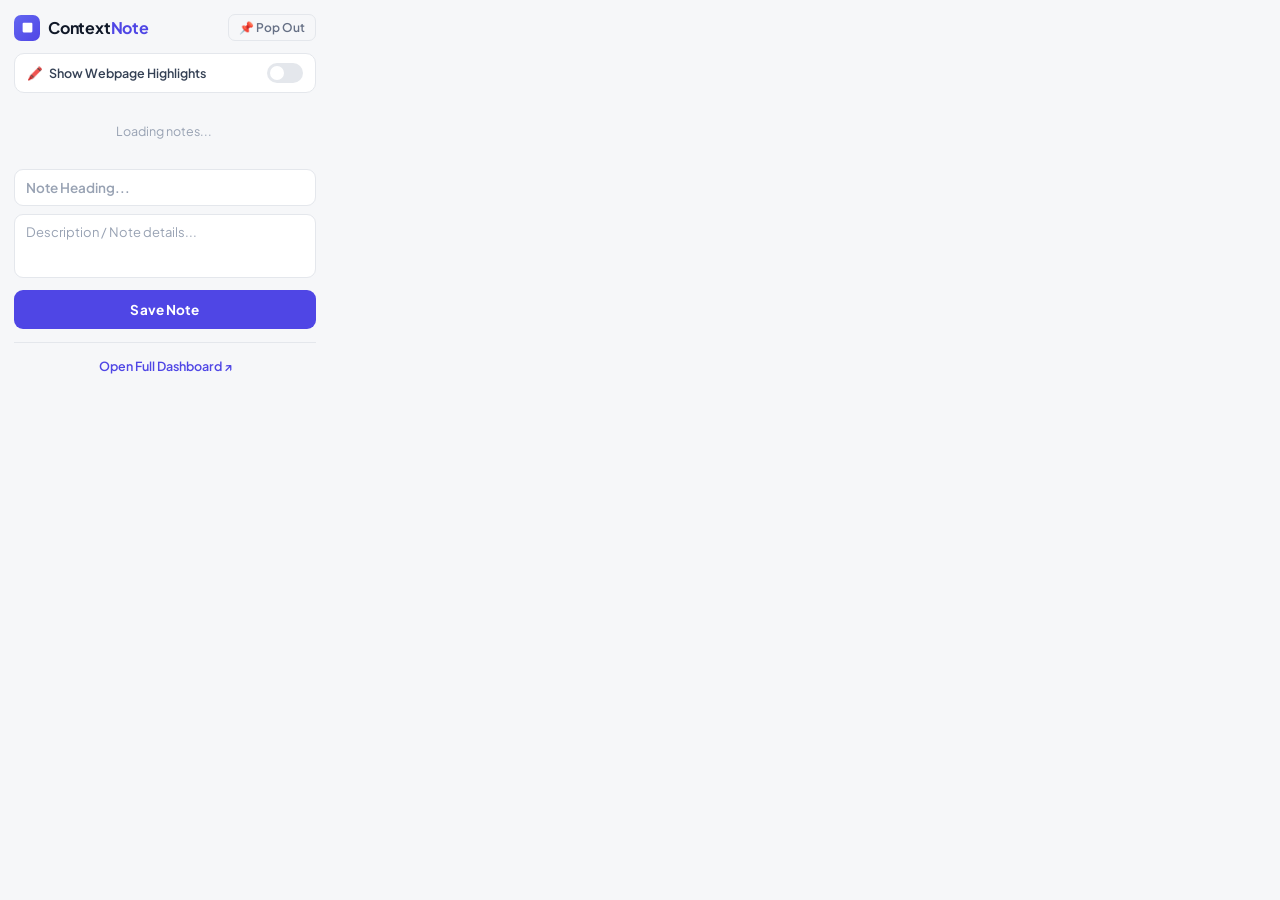
<file: extension/popup.html>
<!doctype html>
<html lang="en">
  <head>
    <meta charset="UTF-8" />
    <link
      id="popupFont"
      rel="stylesheet"
      href="https://fonts.googleapis.com/css2?family=Plus+Jakarta+Sans:wght@400;500;600;700&display=swap"
    />
    <style>
      /* ── PALETTE DEFINITIONS (Synced with Dashboard) ── */
      :root,
      [data-theme="indigo"] {
        --bg: #f6f7f9;
        --sur: #fff;
        --bdr: #e4e7ec;
        --ink: #101828;
        --ink2: #344054;
        --mut: #667085;
        --mut2: #98a2b3;
        --acc: #4f46e5;
        --acc-bg: #eef2ff;
        --acc-hover: #4338ca;
        --hbg: #fffbeb;
        --hbdr: #f59e0b;
        --logo1: #6366f1;
        --logo2: #4f46e5;
      }
      [data-theme="emerald"] {
        --bg: #f3faf7;
        --sur: #fff;
        --bdr: #d1fae5;
        --ink: #064e3b;
        --ink2: #065f46;
        --mut: #34d399;
        --mut2: #6ee7b7;
        --acc: #059669;
        --acc-bg: #d1fae5;
        --acc-hover: #047857;
        --hbg: #ecfdf5;
        --hbdr: #10b981;
        --logo1: #34d399;
        --logo2: #059669;
      }
      [data-theme="rose"] {
        --bg: #fff1f2;
        --sur: #fff;
        --bdr: #fecdd3;
        --ink: #4c0519;
        --ink2: #881337;
        --mut: #f43f5e;
        --mut2: #fb7185;
        --acc: #e11d48;
        --acc-bg: #ffe4e6;
        --acc-hover: #be123c;
        --hbg: #fff1f2;
        --hbdr: #fb7185;
        --logo1: #fb7185;
        --logo2: #e11d48;
      }
      [data-theme="amber"] {
        --bg: #fffbeb;
        --sur: #fff;
        --bdr: #fde68a;
        --ink: #451a03;
        --ink2: #78350f;
        --mut: #d97706;
        --mut2: #fbbf24;
        --acc: #d97706;
        --acc-bg: #fef3c7;
        --acc-hover: #b45309;
        --hbg: #fef3c7;
        --hbdr: #f59e0b;
        --logo1: #fbbf24;
        --logo2: #d97706;
      }
      [data-theme="slate"] {
        --bg: #0f172a;
        --sur: #1e293b;
        --bdr: #334155;
        --ink: #f1f5f9;
        --ink2: #cbd5e1;
        --mut: #64748b;
        --mut2: #475569;
        --acc: #38bdf8;
        --acc-bg: #0c4a6e;
        --acc-hover: #0ea5e9;
        --hbg: #1e3a5f;
        --hbdr: #38bdf8;
        --logo1: #38bdf8;
        --logo2: #0ea5e9;
      }
      [data-theme="violet"] {
        --bg: #faf5ff;
        --sur: #fff;
        --bdr: #e9d5ff;
        --ink: #2e1065;
        --ink2: #4c1d95;
        --mut: #7c3aed;
        --mut2: #a78bfa;
        --acc: #7c3aed;
        --acc-bg: #ede9fe;
        --acc-hover: #6d28d9;
        --hbg: #f5f3ff;
        --hbdr: #8b5cf6;
        --logo1: #a78bfa;
        --logo2: #7c3aed;
      }

      /* ── DESIGN TOKENS ── */
      :root {
        --card-radius: 12px;
        --card-shadow: 0 2px 8px rgba(0, 0, 0, 0.04);
        --card-border-left: none;
      }

      *,
      *::before,
      *::after {
        margin: 0;
        padding: 0;
        box-sizing: border-box;
      }

      body {
        width: 330px;
        padding: 14px;
        font-family: "Plus Jakarta Sans", sans-serif;
        background: var(--bg);
        color: var(--ink);
        border-radius: 16px;
        overflow: hidden;
        transition:
          background 0.3s,
          color 0.3s;
      }

      /* ── HEADER ── */
      .header-wrap {
        display: flex;
        justify-content: space-between;
        align-items: center;
        margin-bottom: 12px;
      }
      .brand {
        display: flex;
        align-items: center;
        gap: 8px;
      }
      .brand-logo {
        width: 26px;
        height: 26px;
        border-radius: 7px;
        background: linear-gradient(135deg, var(--logo1), var(--logo2));
        display: grid;
        place-items: center;
        flex-shrink: 0;
        transition: background 0.3s;
      }
      .brand-logo svg {
        width: 13px;
        height: 13px;
        fill: #fff;
      }
      h3 {
        font-size: 16px;
        margin: 0;
        color: var(--ink);
        font-weight: 700;
        letter-spacing: -0.2px;
      }
      h3 span {
        color: var(--acc);
      }

      .popout-btn {
        background: none;
        border: 1.5px solid var(--bdr);
        border-radius: 7px;
        cursor: pointer;
        padding: 5px 10px;
        font-size: 12px;
        font-weight: 600;
        color: var(--mut);
        font-family: inherit;
        transition: all 0.2s;
        display: flex;
        align-items: center;
        gap: 4px;
      }
      .popout-btn:hover {
        background: var(--acc-bg);
        border-color: var(--acc);
        color: var(--acc);
      }

      /* ── HIGHLIGHT TOGGLE ── */
      .toggle-container {
        display: flex;
        justify-content: space-between;
        align-items: center;
        background: var(--sur);
        padding: 9px 12px;
        border-radius: 10px;
        border: 1.5px solid var(--bdr);
        margin-bottom: 14px;
        transition:
          background 0.3s,
          border-color 0.3s;
      }
      .toggle-label {
        font-size: 12.5px;
        font-weight: 600;
        color: var(--ink2);
        display: flex;
        align-items: center;
        gap: 6px;
      }
      .switch {
        position: relative;
        display: inline-block;
        width: 36px;
        height: 20px;
      }
      .switch input {
        opacity: 0;
        width: 0;
        height: 0;
      }
      .slider {
        position: absolute;
        cursor: pointer;
        top: 0;
        left: 0;
        right: 0;
        bottom: 0;
        background-color: var(--bdr);
        transition: 0.3s;
        border-radius: 20px;
      }
      .slider:before {
        position: absolute;
        content: "";
        height: 14px;
        width: 14px;
        left: 3px;
        bottom: 3px;
        background-color: white;
        transition: 0.3s;
        border-radius: 50%;
      }
      input:checked + .slider {
        background-color: var(--acc);
      }
      input:checked + .slider:before {
        transform: translateX(16px);
      }

      /* ── NOTES LIST ── */
      #notesList {
        max-height: 220px;
        overflow-y: auto;
        margin-bottom: 14px;
        padding-right: 2px;
      }
      #notesList::-webkit-scrollbar {
        width: 4px;
      }
      #notesList::-webkit-scrollbar-thumb {
        background: var(--bdr);
        border-radius: 10px;
      }

      .note-card {
        position: relative;
        background: var(--sur);
        border-radius: var(--card-radius);
        padding: 11px 12px;
        margin-bottom: 10px;
        box-shadow: var(--card-shadow);
        border: 1.5px solid var(--bdr);
        border-left: var(--card-border-left, 1.5px solid var(--bdr));
        transition:
          background 0.3s,
          border-color 0.2s,
          box-shadow 0.2s;
      }
      .note-card:hover {
        border-color: var(--acc);
        box-shadow:
          var(--card-shadow),
          0 4px 12px color-mix(in srgb, var(--acc) 10%, transparent);
      }

      .note-title {
        font-size: 13.5px;
        font-weight: 700;
        color: var(--ink);
        margin-bottom: 5px;
        padding-right: 44px;
        word-wrap: break-word;
        line-height: 1.35;
      }
      .context {
        font-size: 11px;
        color: #92400e;
        background: var(--hbg);
        padding: 7px 9px;
        margin-bottom: 7px;
        border-radius: 6px;
        border-left: 3px solid var(--hbdr);
        line-height: 1.4;
        font-style: italic;
        display: block;
        word-wrap: break-word;
      }
      .content {
        font-size: 12.5px;
        line-height: 1.5;
        color: var(--ink2);
        word-wrap: break-word;
      }

      .btn-edit,
      .btn-delete {
        position: absolute;
        background: none;
        border: none;
        cursor: pointer;
        padding: 0;
        color: var(--mut2);
        transition: color 0.15s;
      }
      .btn-edit {
        top: 8px;
        right: 30px;
        font-size: 13px;
      }
      .btn-edit:hover {
        color: var(--acc);
      }
      .btn-delete {
        top: 6px;
        right: 8px;
        font-size: 17px;
        font-weight: 300;
        line-height: 1;
      }
      .btn-delete:hover {
        color: #ef4444;
      }

      /* ── INPUT AREA ── */
      input[type="text"],
      textarea {
        width: 100%;
        border: 1.5px solid var(--bdr);
        border-radius: 9px;
        padding: 9px 11px;
        box-sizing: border-box;
        font-family: inherit;
        margin-bottom: 8px;
        background: var(--sur);
        color: var(--ink);
        transition:
          border-color 0.2s,
          box-shadow 0.2s,
          background 0.3s;
      }
      input[type="text"] {
        font-size: 13.5px;
        font-weight: 600;
      }
      textarea {
        resize: none;
        min-height: 64px;
        font-size: 13px;
      }
      input[type="text"]:focus,
      textarea:focus {
        outline: none;
        border-color: var(--acc);
        box-shadow: 0 0 0 3px color-mix(in srgb, var(--acc) 12%, transparent);
      }
      input::placeholder,
      textarea::placeholder {
        color: var(--mut2);
      }

      button#saveBtn {
        width: 100%;
        background: var(--acc);
        color: white;
        border: none;
        padding: 11px;
        border-radius: 9px;
        cursor: pointer;
        font-weight: 700;
        font-size: 13.5px;
        font-family: inherit;
        letter-spacing: 0.01em;
        transition:
          background 0.2s,
          transform 0.1s;
      }
      button#saveBtn:hover {
        background: var(--acc-hover);
      }
      button#saveBtn:active {
        transform: scale(0.98);
      }

      /* ── FOOTER ── */
      .footer {
        text-align: center;
        margin-top: 13px;
        border-top: 1px solid var(--bdr);
        padding-top: 11px;
      }
      .footer a {
        font-size: 12.5px;
        color: var(--acc);
        text-decoration: none;
        font-weight: 600;
        transition: opacity 0.15s;
      }
      .footer a:hover {
        opacity: 0.75;
      }

      .empty-state {
        text-align: center;
        font-size: 12.5px;
        color: var(--mut2);
        margin: 16px 0;
      }
    </style>
  </head>
  <body>
    <div class="header-wrap">
      <div class="brand">
        <div class="brand-logo">
          <svg viewBox="0 0 24 24">
            <path
              d="M9 12h6M9 16h6M7 8h10M5 3h14a2 2 0 012 2v14a2 2 0 01-2 2H5a2 2 0 01-2-2V5a2 2 0 012-2z"
            />
          </svg>
        </div>
        <h3>Context<span>Note</span></h3>
      </div>
      <button id="popOutBtn" class="popout-btn" title="Open sticky window">
        📌 Pop Out
      </button>
    </div>

    <div class="toggle-container">
      <div class="toggle-label"><span>🖍️</span> Show Webpage Highlights</div>
      <label class="switch">
        <input type="checkbox" id="highlightToggle" />
        <span class="slider"></span>
      </label>
    </div>

    <div id="notesList"><div class="empty-state">Loading notes...</div></div>

    <input type="text" id="noteTitle" placeholder="Note Heading..." />
    <textarea
      id="noteInput"
      placeholder="Description / Note details..."
    ></textarea>
    <button id="saveBtn">Save Note</button>

    <div class="footer">
      <a href="#" id="openDashboard">Open Full Dashboard ↗</a>
    </div>

    <!-- Removed themes.js. It's natively handled by the attributes now -->
    <script src="popup.js"></script>
  </body>
</html>
</file>
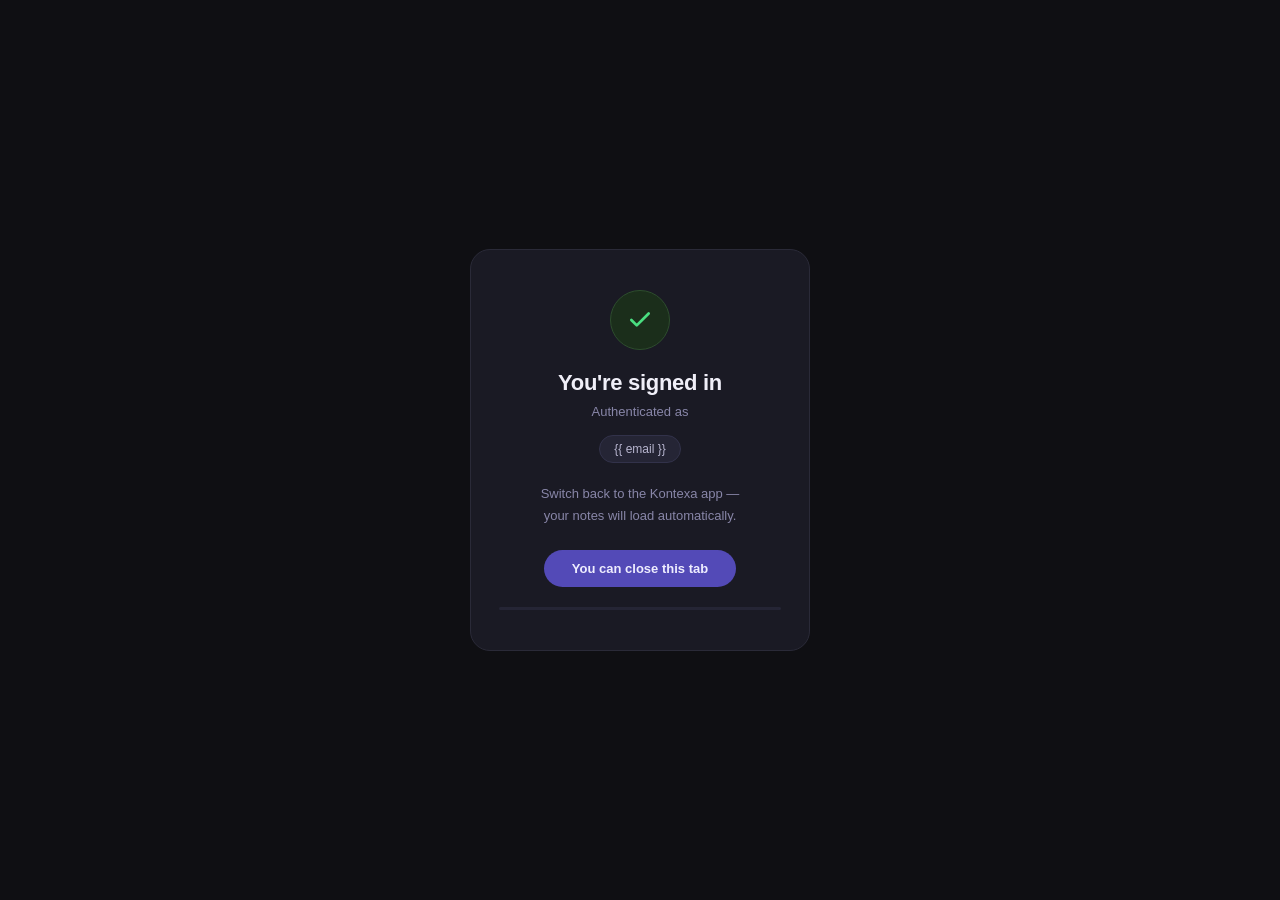
<file: backend/templates/auth_success_mobile.html>
<!DOCTYPE html>
<html lang="en">
<head>
  <meta charset="UTF-8"/>
  <meta name="viewport" content="width=device-width,initial-scale=1"/>
  <title>Signed in — Kontexa</title>
  <style>
    *{box-sizing:border-box;margin:0;padding:0}
    body{
      font-family:-apple-system,BlinkMacSystemFont,'Segoe UI',sans-serif;
      background:#0f0f13;color:#f0eff8;
      display:flex;align-items:center;justify-content:center;
      min-height:100vh;padding:24px;
    }
    .card{
      background:#1a1a24;border:1px solid #2a2a38;
      border-radius:20px;padding:40px 28px;
      max-width:340px;width:100%;text-align:center;
    }
    .check{
      width:60px;height:60px;border-radius:50%;
      background:#1b2e1b;border:1px solid #2d4d2d;
      display:flex;align-items:center;justify-content:center;
      margin:0 auto 20px;
    }
    h2{font-size:22px;font-weight:700;margin-bottom:8px;letter-spacing:-0.3px;}
    .tagline{font-size:13px;color:#8886a8;margin-bottom:16px;}
    .email-pill{
      display:inline-block;background:#252535;
      border:1px solid #32324a;border-radius:20px;
      color:#b8b6d0;font-size:12px;padding:6px 14px;margin-bottom:20px;
    }
    .body-text{font-size:13px;color:#8886a8;line-height:1.65;margin-bottom:24px;}
    .cta{
      display:inline-block;background:#534AB7;color:#EEEDFE;
      font-size:13px;font-weight:600;padding:11px 28px;border-radius:30px;
    }
    .bar{height:3px;background:#252535;border-radius:2px;margin-top:20px;overflow:hidden;}
    .fill{height:100%;width:100%;background:#534AB7;border-radius:2px;
          animation:shrink 2.5s linear forwards;}
    @keyframes shrink{from{width:100%}to{width:0%}}
  </style>
</head>
<body>
  <div class="card">
    <div class="check">
      <svg width="26" height="26" viewBox="0 0 24 24" fill="none"
           stroke="#4ade80" stroke-width="2.5"
           stroke-linecap="round" stroke-linejoin="round">
        <polyline points="20 6 9 17 4 12"/>
      </svg>
    </div>
    <h2>You're signed in</h2>
    <p class="tagline">Authenticated as</p>
    <div class="email-pill">{{ email }}</div>
    <p class="body-text">
      Switch back to the Kontexa app —<br>your notes will load automatically.
    </p>
    <div class="cta">You can close this tab</div>
    <div class="bar"><div class="fill"></div></div>
  </div>
  <script>setTimeout(()=>window.close(),2500);</script>
</body>
</html>
</file>
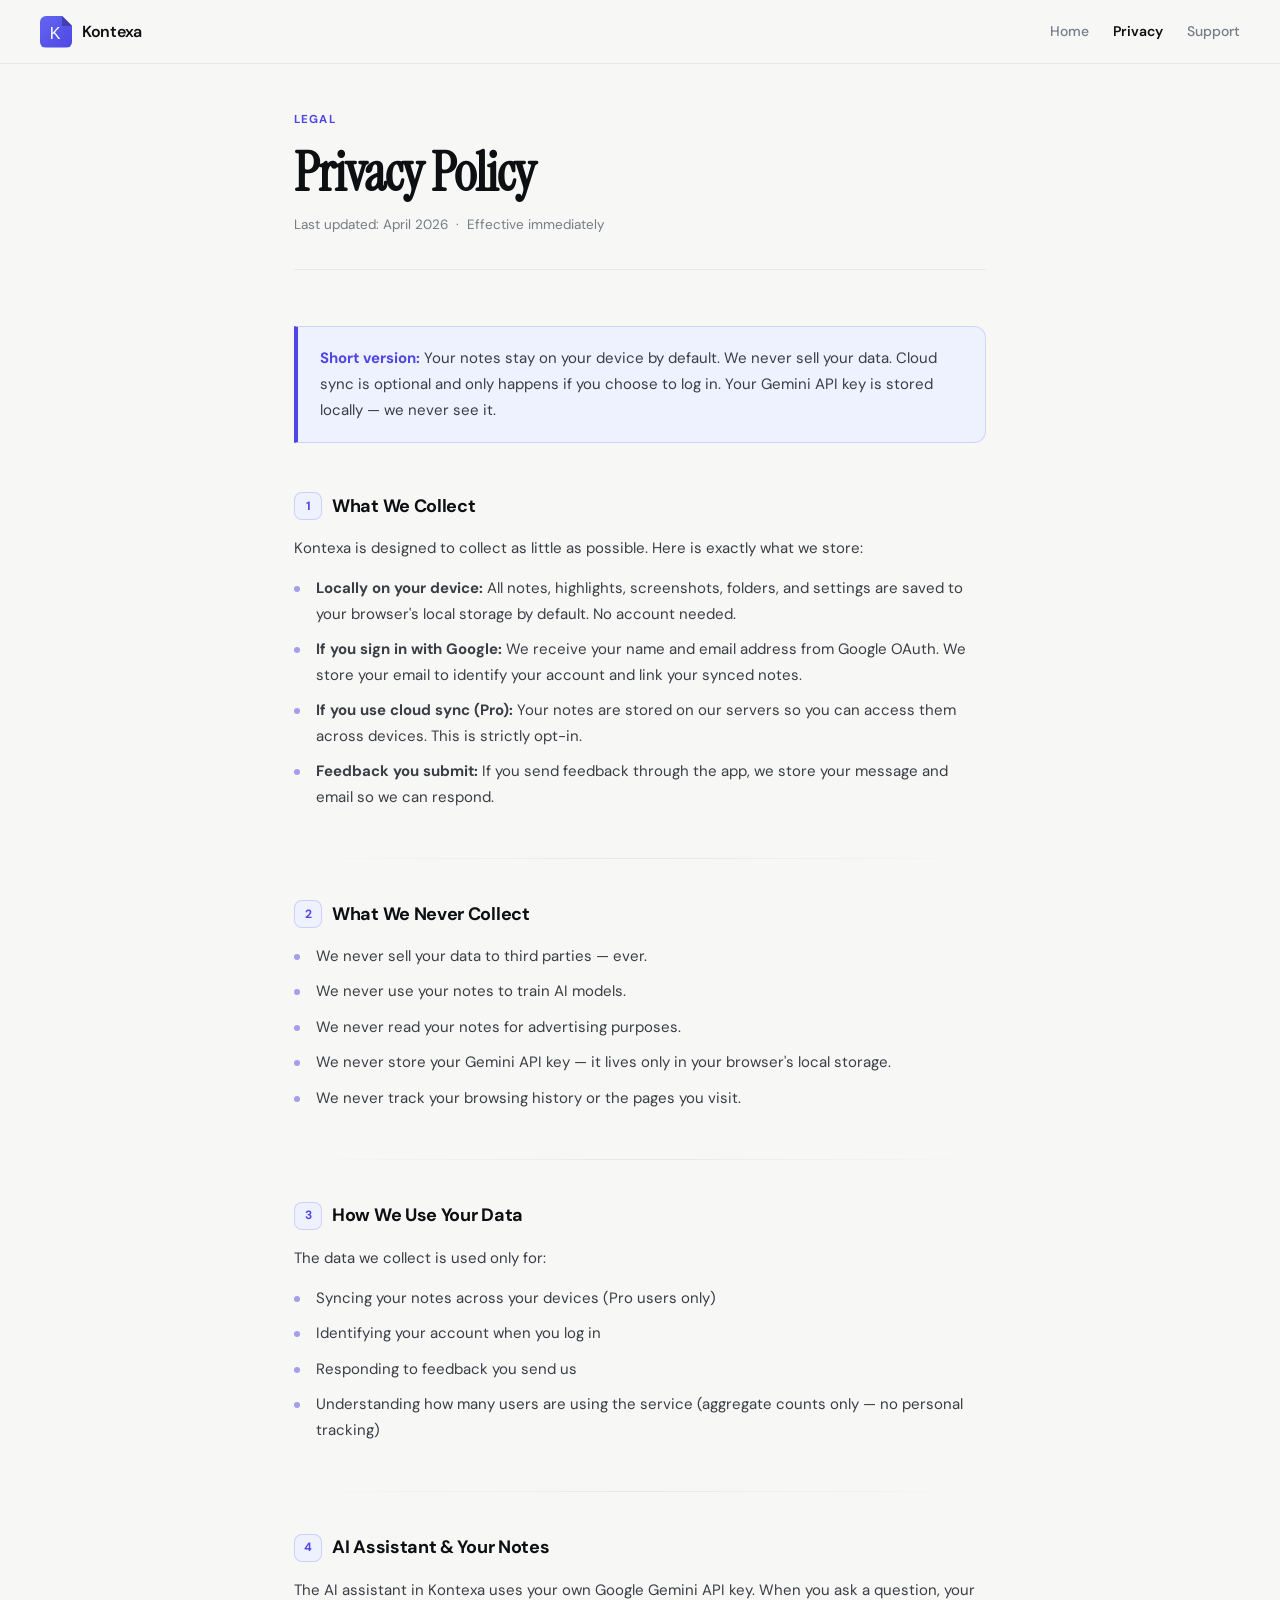
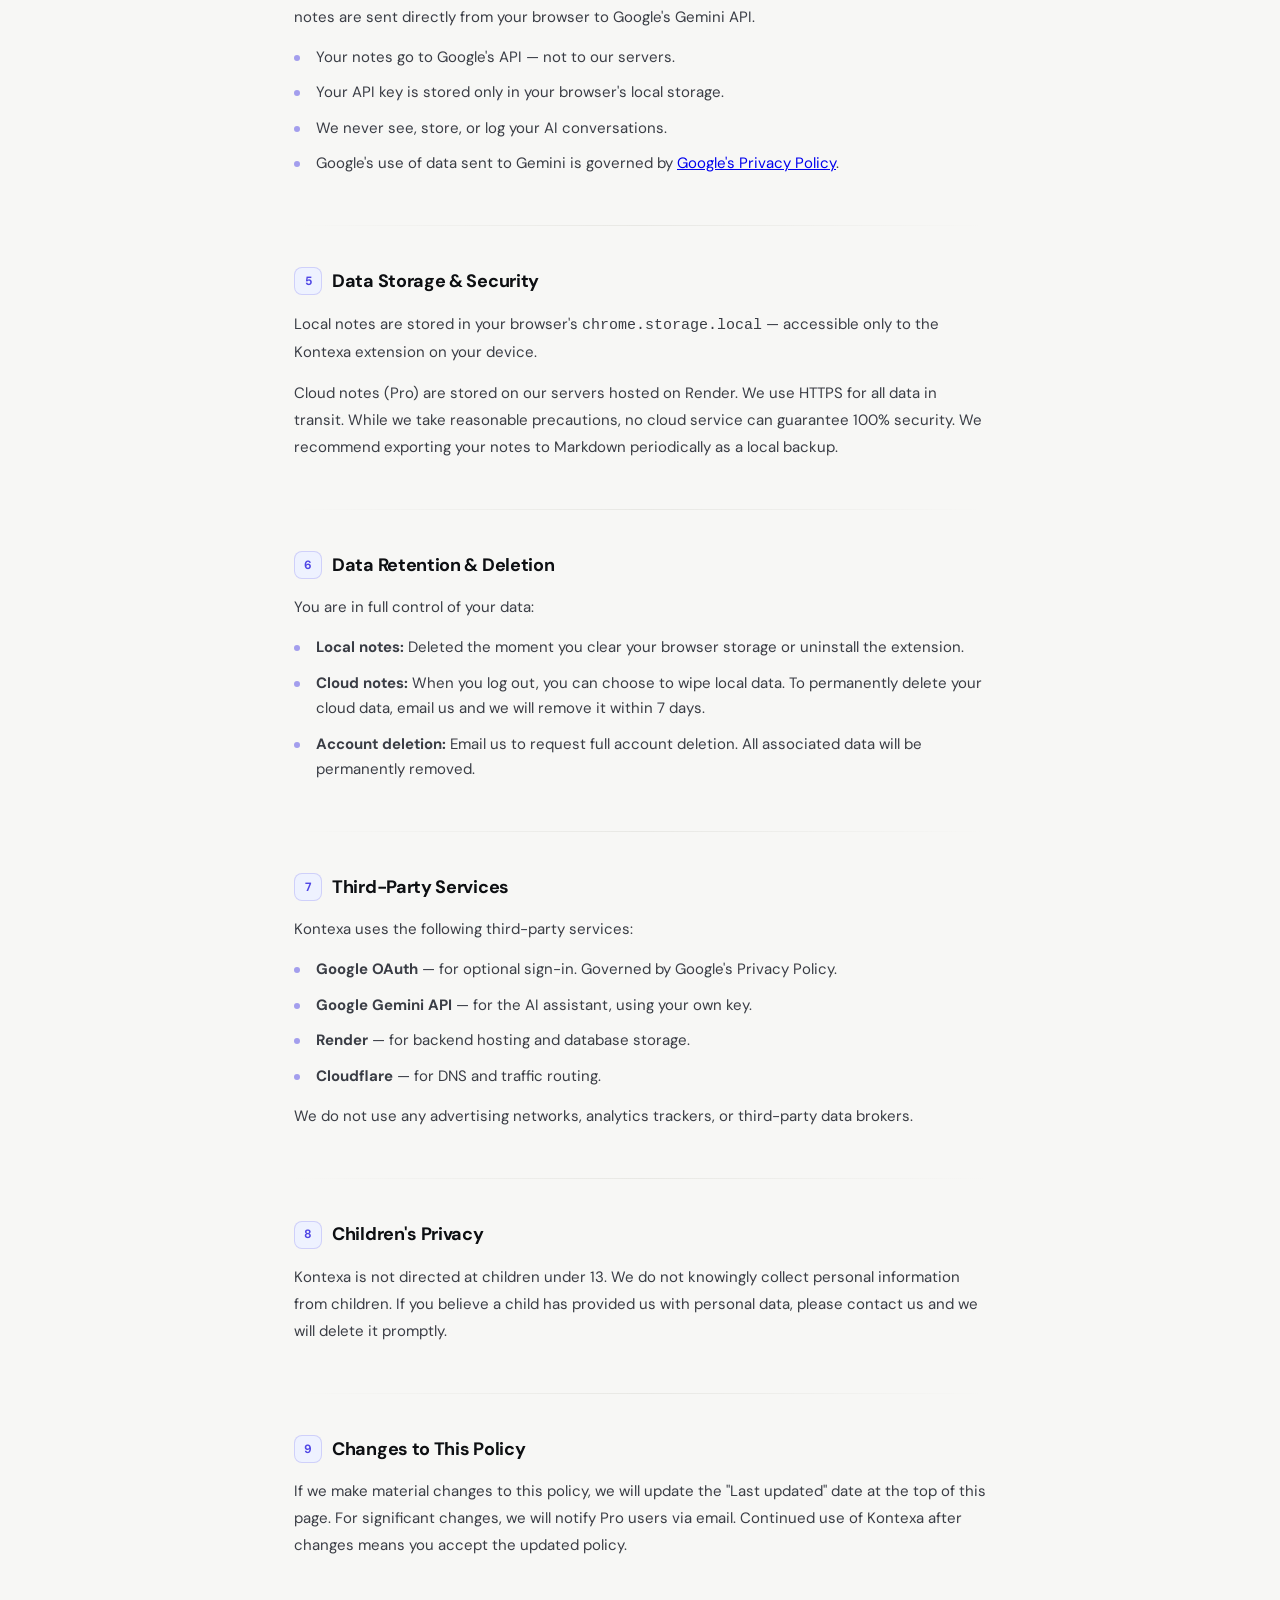
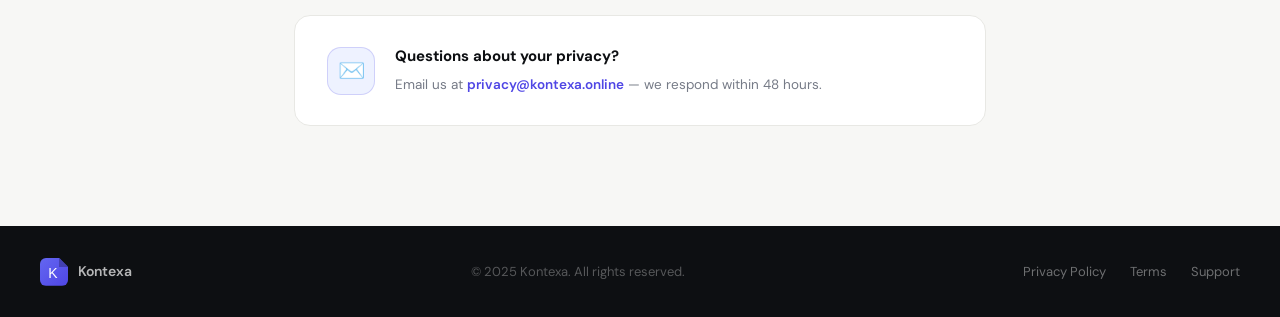
<file: backend/templates/privacy.html>
<!doctype html>
<html lang="en">
  <head>
    <meta charset="UTF-8" />
    <meta name="viewport" content="width=device-width, initial-scale=1.0" />
    <title>Privacy Policy — Kontexa</title>
    <meta
      name="description"
      content="Kontexa Privacy Policy — how we handle your data."
    />
    <link rel="preconnect" href="https://fonts.googleapis.com" />
    <link rel="preconnect" href="https://fonts.gstatic.com" crossorigin />
    <link
      href="https://fonts.googleapis.com/css2?family=Instrument+Serif:ital@0;1&family=DM+Sans:ital,opsz,wght@0,9..40,300;0,9..40,400;0,9..40,500;0,9..40,600&display=swap"
      rel="stylesheet"
    />
    <style>
      @import url("https://fonts.cdnfonts.com/css/neoneon");

      :root {
        --ink: #0d0f12;
        --ink2: #3a3d45;
        --muted: #767b87;
        --surface: #ffffff;
        --bg: #f7f7f5;
        --bdr: #e8e8e4;
        --acc: #4f46e5;
        --acc-light: #eef2ff;
      }

      *,
      *::before,
      *::after {
        margin: 0;
        padding: 0;
        box-sizing: border-box;
      }
      html {
        scroll-behavior: smooth;
      }
      body {
        font-family: "DM Sans", sans-serif;
        background: var(--bg);
        color: var(--ink);
        line-height: 1.7;
        overflow-x: hidden;
      }

      /* ── LOGO ── */
      .logo {
        position: relative;
        display: flex;
        align-items: center;
        justify-content: center;
        width: 32px;
        height: 32px;
        background: linear-gradient(135deg, #6366f1, #4f46e5);
        clip-path: polygon(0 0, 68% 0, 100% 32%, 100% 100%, 0 100%);
        border-radius: 6px;
        overflow: hidden;
        flex-shrink: 0;
        animation: logoBg 4s ease-in-out infinite;
      }
      .logo::before {
        content: "";
        position: absolute;
        top: 0;
        right: 0;
        width: 32%;
        height: 32%;
        background: #312e81;
        opacity: 0.55;
        z-index: 2;
      }
      

      /* ── NAV ── */
      nav {
        position: fixed;
        top: 0;
        left: 0;
        right: 0;
        z-index: 100;
        display: flex;
        align-items: center;
        justify-content: space-between;
        padding: 0 40px;
        height: 64px;
        background: rgba(247, 247, 245, 0.92);
        backdrop-filter: blur(18px);
        border-bottom: 1px solid var(--bdr);
      }
      .nav-logo {
        display: flex;
        align-items: center;
        gap: 10px;
        text-decoration: none;
      }
      .nav-logo-name {
        font-size: 16px;
        font-weight: 600;
        color: var(--ink);
        letter-spacing: -0.3px;
      }
      .nav-links {
        display: flex;
        align-items: center;
        gap: 24px;
      }
      .nav-links a {
        font-size: 14px;
        font-weight: 500;
        color: var(--muted);
        text-decoration: none;
        transition: color 0.15s;
      }
      .nav-links a:hover {
        color: var(--acc);
      }
      .nav-links a.active {
        color: var(--ink);
        font-weight: 600;
      }

      /* ── PAGE ── */
      .page {
        max-width: 740px;
        margin: 0 auto;
        padding: 110px 24px 100px;
      }
      .page-label {
        font-size: 11.5px;
        font-weight: 700;
        text-transform: uppercase;
        letter-spacing: 0.1em;
        color: var(--acc);
        margin-bottom: 14px;
      }
      .page-title {
        font-family: "Instrument Serif", serif;
        font-size: clamp(36px, 5vw, 54px);
        line-height: 1.08;
        letter-spacing: -1px;
        color: var(--ink);
        margin-bottom: 12px;
      }
      .page-meta {
        font-size: 13.5px;
        color: var(--muted);
        margin-bottom: 56px;
        padding-bottom: 32px;
        border-bottom: 1px solid var(--bdr);
      }

      /* ── POLICY SECTIONS ── */
      .policy-section {
        margin-bottom: 48px;
      }
      .policy-section h2 {
        font-size: 18px;
        font-weight: 700;
        color: var(--ink);
        letter-spacing: -0.3px;
        margin-bottom: 14px;
        display: flex;
        align-items: center;
        gap: 10px;
      }
      .policy-section h2 .num {
        width: 28px;
        height: 28px;
        border-radius: 8px;
        background: var(--acc-light);
        border: 1px solid rgba(79, 70, 229, 0.2);
        display: grid;
        place-items: center;
        font-size: 12px;
        font-weight: 700;
        color: var(--acc);
        flex-shrink: 0;
      }
      .policy-section p {
        font-size: 15px;
        color: var(--ink2);
        line-height: 1.8;
        margin-bottom: 14px;
      }
      .policy-section p:last-child {
        margin-bottom: 0;
      }
      .policy-section ul {
        list-style: none;
        display: flex;
        flex-direction: column;
        gap: 10px;
        margin-bottom: 14px;
      }
      .policy-section ul li {
        font-size: 15px;
        color: var(--ink2);
        padding-left: 22px;
        position: relative;
        line-height: 1.7;
      }
      .policy-section ul li::before {
        content: "";
        position: absolute;
        left: 0;
        top: 10px;
        width: 6px;
        height: 6px;
        border-radius: 50%;
        background: var(--acc);
        opacity: 0.5;
      }

      .highlight-box {
        background: var(--acc-light);
        border: 1px solid rgba(79, 70, 229, 0.18);
        border-left: 4px solid var(--acc);
        border-radius: 0 12px 12px 0;
        padding: 18px 22px;
        margin-bottom: 48px;
        font-size: 15px;
        color: var(--ink2);
        line-height: 1.75;
      }
      .highlight-box strong {
        color: var(--acc);
        font-weight: 700;
      }

      .contact-card {
        background: var(--surface);
        border: 1.5px solid var(--bdr);
        border-radius: 16px;
        padding: 28px 32px;
        margin-top: 56px;
        display: flex;
        align-items: center;
        gap: 20px;
        flex-wrap: wrap;
      }
      .contact-icon {
        width: 48px;
        height: 48px;
        border-radius: 14px;
        background: var(--acc-light);
        border: 1px solid rgba(79, 70, 229, 0.2);
        display: grid;
        place-items: center;
        flex-shrink: 0;
        font-size: 22px;
      }
      .contact-text {
        flex: 1;
      }
      .contact-text h3 {
        font-size: 15px;
        font-weight: 700;
        color: var(--ink);
        margin-bottom: 4px;
      }
      .contact-text p {
        font-size: 13.5px;
        color: var(--muted);
        margin: 0;
      }
      .contact-text a {
        color: var(--acc);
        text-decoration: none;
        font-weight: 600;
      }
      .contact-text a:hover {
        text-decoration: underline;
      }

      .divider {
        height: 1px;
        background: linear-gradient(
          90deg,
          transparent,
          var(--bdr),
          transparent
        );
        margin: 40px 0;
      }

      /* ── FOOTER ── */
      footer {
        background: var(--ink);
        padding: 32px 40px;
        display: flex;
        align-items: center;
        justify-content: space-between;
        flex-wrap: wrap;
        gap: 16px;
      }
      .footer-logo {
        display: flex;
        align-items: center;
        gap: 10px;
      }
      .footer-logo-name {
        font-size: 14px;
        font-weight: 600;
        color: rgba(255, 255, 255, 0.7);
      }
      .footer-copy {
        font-size: 13px;
        color: rgba(255, 255, 255, 0.3);
      }
      .footer-links {
        display: flex;
        gap: 24px;
      }
      .footer-links a {
        font-size: 13px;
        color: rgba(255, 255, 255, 0.4);
        text-decoration: none;
        transition: color 0.15s;
      }
      .footer-links a:hover {
        color: rgba(255, 255, 255, 0.8);
      }

      @media (max-width: 600px) {
        nav {
          padding: 0 20px;
        }
        footer {
          flex-direction: column;
          text-align: center;
        }
        .contact-card {
          flex-direction: column;
        }
      }
    </style>
  </head>
  <body>
    <!-- ── NAV ── -->
    <nav>
      <a href="/" class="nav-logo">
        <div class="logo">
          <span
            style="
              font-family: &quot;Neoneon&quot;, sans-serif;
              color: #fff;
              font-size: 16px;
              line-height: 1;
              position: relative;
              z-index: 1;
              margin-top: 4px;
              margin-left: -2px;
            "
            >K</span
          >
        </div>
        <span class="nav-logo-name">Kontexa</span>
      </a>
      <div class="nav-links">
        <a href="/">Home</a>
        <a href="/privacy" class="active">Privacy</a>
        <a href="/support">Support</a>
      </div>
    </nav>


    <!-- ── CONTENT ── -->
    <div class="page">
      <div class="page-label">Legal</div>
      <h1 class="page-title">Privacy Policy</h1>
      <p class="page-meta">
        Last updated: April 2026 &nbsp;·&nbsp; Effective immediately
      </p>

      <div class="highlight-box">
        <strong>Short version:</strong> Your notes stay on your device by
        default. We never sell your data. Cloud sync is optional and only
        happens if you choose to log in. Your Gemini API key is stored locally —
        we never see it.
      </div>

      <div class="policy-section">
        <h2><span class="num">1</span> What We Collect</h2>
        <p>
          Kontexa is designed to collect as little as possible. Here is exactly
          what we store:
        </p>
        <ul>
          <li>
            <strong>Locally on your device:</strong> All notes, highlights,
            screenshots, folders, and settings are saved to your browser's local
            storage by default. No account needed.
          </li>
          <li>
            <strong>If you sign in with Google:</strong> We receive your name
            and email address from Google OAuth. We store your email to identify
            your account and link your synced notes.
          </li>
          <li>
            <strong>If you use cloud sync (Pro):</strong> Your notes are stored
            on our servers so you can access them across devices. This is
            strictly opt-in.
          </li>
          <li>
            <strong>Feedback you submit:</strong> If you send feedback through
            the app, we store your message and email so we can respond.
          </li>
        </ul>
      </div>

      <div class="divider"></div>

      <div class="policy-section">
        <h2><span class="num">2</span> What We Never Collect</h2>
        <ul>
          <li>We never sell your data to third parties — ever.</li>
          <li>We never use your notes to train AI models.</li>
          <li>We never read your notes for advertising purposes.</li>
          <li>
            We never store your Gemini API key — it lives only in your browser's
            local storage.
          </li>
          <li>We never track your browsing history or the pages you visit.</li>
        </ul>
      </div>

      <div class="divider"></div>

      <div class="policy-section">
        <h2><span class="num">3</span> How We Use Your Data</h2>
        <p>The data we collect is used only for:</p>
        <ul>
          <li>Syncing your notes across your devices (Pro users only)</li>
          <li>Identifying your account when you log in</li>
          <li>Responding to feedback you send us</li>
          <li>
            Understanding how many users are using the service (aggregate counts
            only — no personal tracking)
          </li>
        </ul>
      </div>

      <div class="divider"></div>

      <div class="policy-section">
        <h2><span class="num">4</span> AI Assistant &amp; Your Notes</h2>
        <p>
          The AI assistant in Kontexa uses your own Google Gemini API key. When
          you ask a question, your notes are sent directly from your browser to
          Google's Gemini API.
        </p>
        <ul>
          <li>Your notes go to Google's API — not to our servers.</li>
          <li>Your API key is stored only in your browser's local storage.</li>
          <li>We never see, store, or log your AI conversations.</li>
          <li>
            Google's use of data sent to Gemini is governed by
            <a
              href="https://policies.google.com/privacy"
              target="_blank"
              rel="noopener"
              >Google's Privacy Policy</a
            >.
          </li>
        </ul>
      </div>

      <div class="divider"></div>

      <div class="policy-section">
        <h2><span class="num">5</span> Data Storage &amp; Security</h2>
        <p>
          Local notes are stored in your browser's
          <code>chrome.storage.local</code> — accessible only to the Kontexa
          extension on your device.
        </p>
        <p>
          Cloud notes (Pro) are stored on our servers hosted on Render. We use
          HTTPS for all data in transit. While we take reasonable precautions,
          no cloud service can guarantee 100% security. We recommend exporting
          your notes to Markdown periodically as a local backup.
        </p>
      </div>

      <div class="divider"></div>

      <div class="policy-section">
        <h2><span class="num">6</span> Data Retention &amp; Deletion</h2>
        <p>You are in full control of your data:</p>
        <ul>
          <li>
            <strong>Local notes:</strong> Deleted the moment you clear your
            browser storage or uninstall the extension.
          </li>
          <li>
            <strong>Cloud notes:</strong> When you log out, you can choose to
            wipe local data. To permanently delete your cloud data, email us and
            we will remove it within 7 days.
          </li>
          <li>
            <strong>Account deletion:</strong> Email us to request full account
            deletion. All associated data will be permanently removed.
          </li>
        </ul>
      </div>

      <div class="divider"></div>

      <div class="policy-section">
        <h2><span class="num">7</span> Third-Party Services</h2>
        <p>Kontexa uses the following third-party services:</p>
        <ul>
          <li>
            <strong>Google OAuth</strong> — for optional sign-in. Governed by
            Google's Privacy Policy.
          </li>
          <li>
            <strong>Google Gemini API</strong> — for the AI assistant, using
            your own key.
          </li>
          <li>
            <strong>Render</strong> — for backend hosting and database storage.
          </li>
          <li><strong>Cloudflare</strong> — for DNS and traffic routing.</li>
        </ul>
        <p>
          We do not use any advertising networks, analytics trackers, or
          third-party data brokers.
        </p>
      </div>

      <div class="divider"></div>

      <div class="policy-section">
        <h2><span class="num">8</span> Children's Privacy</h2>
        <p>
          Kontexa is not directed at children under 13. We do not knowingly
          collect personal information from children. If you believe a child has
          provided us with personal data, please contact us and we will delete
          it promptly.
        </p>
      </div>

      <div class="divider"></div>

      <div class="policy-section">
        <h2><span class="num">9</span> Changes to This Policy</h2>
        <p>
          If we make material changes to this policy, we will update the "Last
          updated" date at the top of this page. For significant changes, we
          will notify Pro users via email. Continued use of Kontexa after
          changes means you accept the updated policy.
        </p>
      </div>

      <div class="contact-card">
        <div class="contact-icon">✉️</div>
        <div class="contact-text">
          <h3>Questions about your privacy?</h3>
          <p>
            Email us at
            <a href="/support">privacy@kontexa.online</a> —
            we respond within 48 hours.
          </p>
        </div>
      </div>
    </div>

    <!-- ── FOOTER ── -->
    <footer>
      <div class="footer-logo">
        <div class="logo" style="width: 28px; height: 28px">
          <span
            style="
              font-family: &quot;Neoneon&quot;, sans-serif;
              color: #fff;
              font-size: 14px;
              line-height: 1;
              position: relative;
              z-index: 1;
              margin-top: 3px;
              margin-left: -2px;
            "
            >K</span
          >
        </div>
        <span class="footer-logo-name">Kontexa</span>
      </div>
      <div class="footer-copy">© 2025 Kontexa. All rights reserved.</div>
      <div class="footer-links">
        <a href="/privacy">Privacy Policy</a>
        <a href="#">Terms</a>
        <a href="#">Support</a>
      </div>
    </footer>
  </body>
</html>
</file>
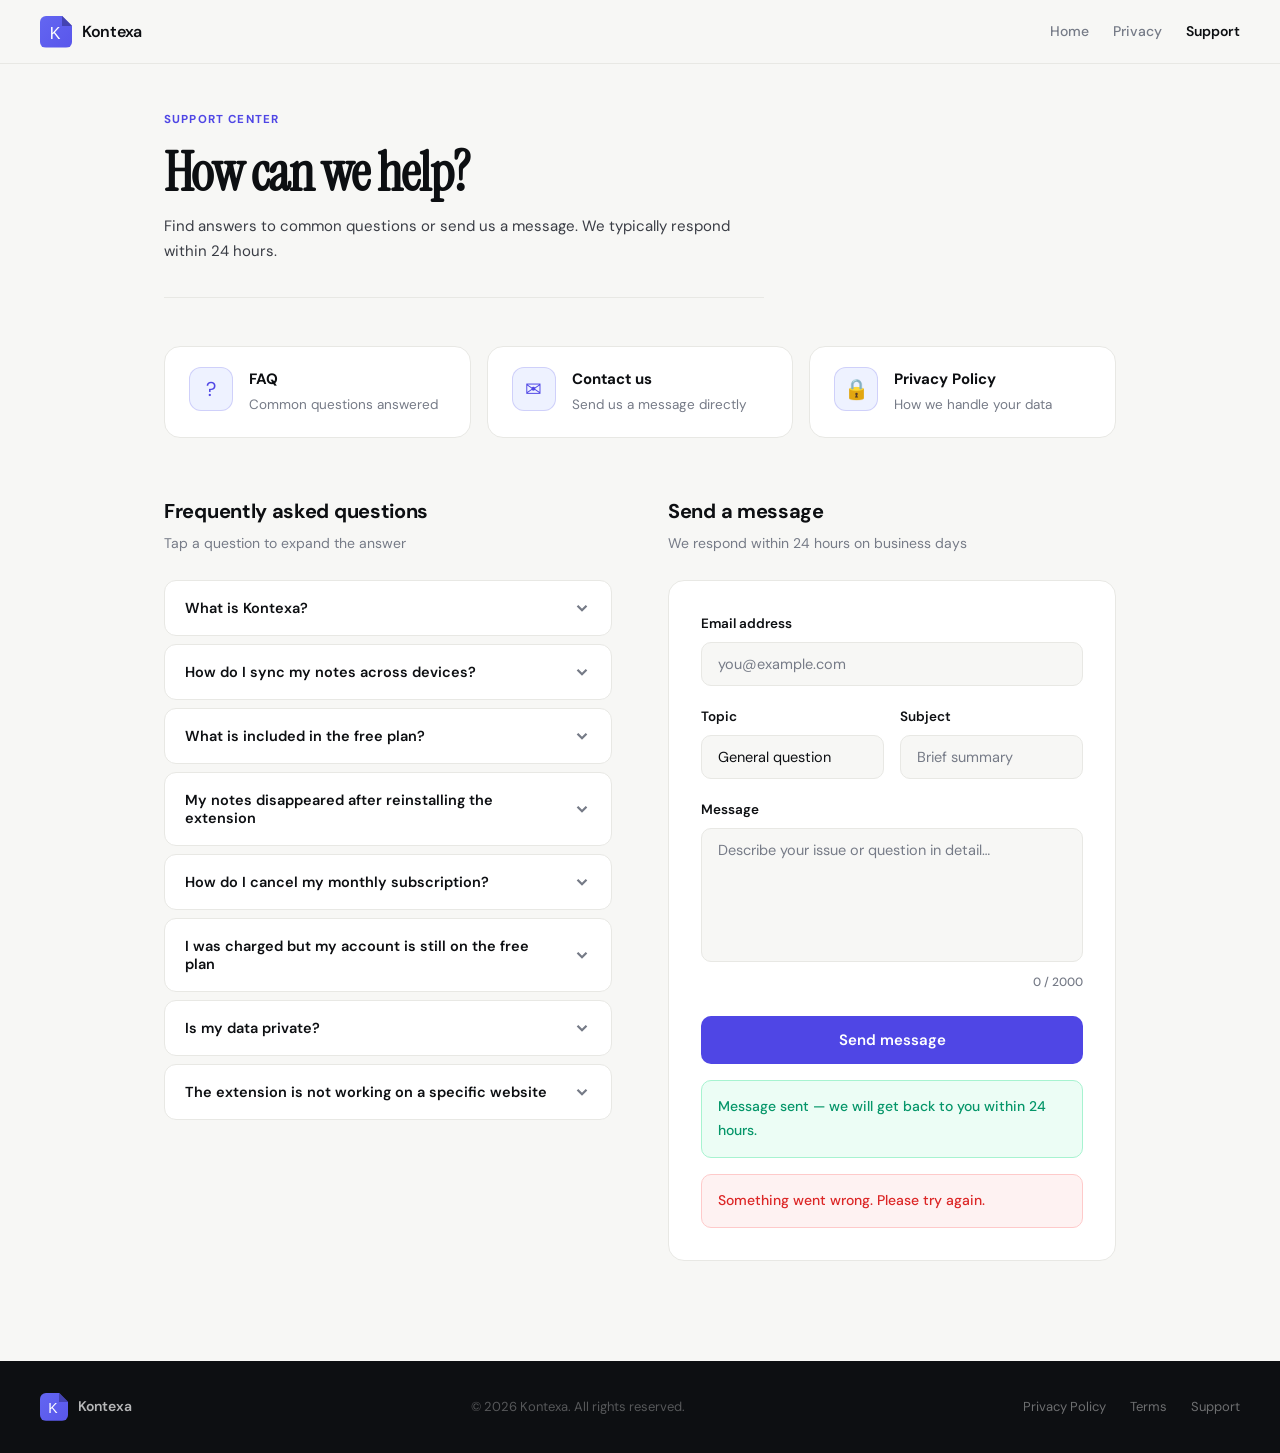
<file: backend/templates/support.html>
<!doctype html>
<html lang="en">
  <head>
    <meta charset="UTF-8" />
    <meta name="viewport" content="width=device-width, initial-scale=1.0" />
    <meta
      name="description"
      content="Get help with Kontexa — the web annotation and notes extension. Browse FAQs or contact our support team directly."
    />
    <title>Support — Kontexa</title>

    <!-- Fonts from Target Theme -->
    <link rel="preconnect" href="https://fonts.googleapis.com" />
    <link rel="preconnect" href="https://fonts.gstatic.com" crossorigin />
    <link
      href="https://fonts.googleapis.com/css2?family=Instrument+Serif:ital@0;1&family=DM+Sans:ital,opsz,wght@0,9..40,300;0,9..40,400;0,9..40,500;0,9..40,600;0,9..40,700&display=swap"
      rel="stylesheet"
    />

    <style>
      @import url("https://fonts.cdnfonts.com/css/neoneon");

      *,
      *::before,
      *::after {
        box-sizing: border-box;
        margin: 0;
        padding: 0;
      }

      :root {
        --ink: #0d0f12;
        --ink2: #3a3d45;
        --muted: #767b87;
        --surface: #ffffff;
        --bg: #f7f7f5;
        --bdr: #e8e8e4;
        --acc: #4f46e5;
        --acc-light: #eef2ff;
        --green: #059669;
        --red: #dc2626;
        --sans: "DM Sans", sans-serif;
        --serif: "Instrument Serif", serif;
      }

      html {
        scroll-behavior: smooth;
      }

      body {
        background: var(--bg);
        color: var(--ink);
        font-family: var(--sans);
        line-height: 1.7;
        -webkit-font-smoothing: antialiased;
        overflow-x: hidden;
      }

      /* ── LOGO ── */
      .logo {
        position: relative;
        display: flex;
        align-items: center;
        justify-content: center;
        width: 32px;
        height: 32px;
        background: linear-gradient(135deg, #6366f1, #4f46e5);
        background-size: 200% 200%;
        clip-path: polygon(0 0, 68% 0, 100% 32%, 100% 100%, 0 100%);
        border-radius: 6px;
        overflow: hidden;
        flex-shrink: 0;
        animation: logoBg 4s ease-in-out infinite;
      }
      .logo::before {
        content: "";
        position: absolute;
        top: 0;
        right: 0;
        width: 32%;
        height: 32%;
        background: #312e81;
        opacity: 0.55;
        z-index: 2;
      }

      @keyframes logoBg {
        0% {
          background-position: 0% 50%;
        }
        50% {
          background-position: 100% 50%;
        }
        100% {
          background-position: 0% 50%;
        }
      }

      /* ── NAV ── */
      nav {
        position: fixed;
        top: 0;
        left: 0;
        right: 0;
        z-index: 100;
        display: flex;
        align-items: center;
        justify-content: space-between;
        padding: 0 40px;
        height: 64px;
        background: rgba(247, 247, 245, 0.92);
        backdrop-filter: blur(18px);
        border-bottom: 1px solid var(--bdr);
      }
      .nav-logo {
        display: flex;
        align-items: center;
        gap: 10px;
        text-decoration: none;
      }
      .nav-logo-name {
        font-size: 16px;
        font-weight: 600;
        color: var(--ink);
        letter-spacing: -0.3px;
      }
      .nav-links {
        display: flex;
        align-items: center;
        gap: 24px;
      }
      .nav-links a {
        font-size: 14px;
        font-weight: 500;
        color: var(--muted);
        text-decoration: none;
        transition: color 0.15s;
      }
      .nav-links a:hover {
        color: var(--acc);
      }
      .nav-links a.active {
        color: var(--ink);
        font-weight: 600;
      }

      /* ── LAYOUT ── */
      .page {
        max-width: 1000px;
        margin: 0 auto;
        padding: 110px 24px 100px;
      }

      /* ── HERO ── */
      .page-label {
        font-size: 11.5px;
        font-weight: 700;
        text-transform: uppercase;
        letter-spacing: 0.1em;
        color: var(--acc);
        margin-bottom: 14px;
      }
      .page-title {
        font-family: var(--serif);
        font-size: clamp(36px, 5vw, 54px);
        line-height: 1.08;
        letter-spacing: -1px;
        color: var(--ink);
        margin-bottom: 12px;
      }
      .page-meta {
        font-size: 15px;
        color: var(--ink2);
        margin-bottom: 48px;
        padding-bottom: 32px;
        border-bottom: 1px solid var(--bdr);
        max-width: 600px;
      }

      /* ── SECTION HEADER ── */
      .section-header {
        margin-bottom: 24px;
      }
      .section-header h2 {
        font-size: 20px;
        font-weight: 700;
        color: var(--ink);
        letter-spacing: -0.3px;
      }
      .section-header p {
        font-size: 14px;
        color: var(--muted);
        margin-top: 4px;
      }

      /* ── QUICK LINKS ── */
      .quick-links {
        display: grid;
        grid-template-columns: repeat(auto-fit, minmax(240px, 1fr));
        gap: 16px;
        margin-bottom: 56px;
      }
      .quick-card {
        background: var(--surface);
        border: 1.5px solid var(--bdr);
        border-radius: 16px;
        padding: 20px 24px;
        text-decoration: none;
        display: flex;
        align-items: flex-start;
        gap: 16px;
        transition: all 0.2s ease;
      }
      .quick-card:hover {
        border-color: rgba(79, 70, 229, 0.4);
        box-shadow: 0 4px 20px rgba(79, 70, 229, 0.06);
      }
      .quick-card-icon {
        width: 44px;
        height: 44px;
        border-radius: 12px;
        background: var(--acc-light);
        border: 1px solid rgba(79, 70, 229, 0.2);
        display: flex;
        align-items: center;
        justify-content: center;
        flex-shrink: 0;
        font-size: 20px;
        color: var(--acc);
      }
      .quick-card-title {
        font-size: 15px;
        font-weight: 700;
        color: var(--ink);
        margin-bottom: 2px;
      }
      .quick-card-desc {
        font-size: 13.5px;
        color: var(--muted);
      }

      /* ── TWO-COL ── */
      .two-col {
        display: grid;
        grid-template-columns: 1fr 1fr;
        gap: 56px;
        align-items: start;
      }

      /* ── FAQ ── */
      .faq-list {
        display: flex;
        flex-direction: column;
        gap: 8px;
      }

      .faq-item {
        border: 1.5px solid var(--bdr);
        border-radius: 12px;
        background: var(--surface);
        overflow: hidden;
        transition: all 0.2s ease;
      }
      .faq-item:hover {
        border-color: rgba(79, 70, 229, 0.3);
      }
      .faq-item.open {
        border-color: rgba(79, 70, 229, 0.4);
        box-shadow: 0 4px 12px rgba(79, 70, 229, 0.04);
      }

      .faq-q {
        width: 100%;
        display: flex;
        align-items: center;
        justify-content: space-between;
        gap: 12px;
        padding: 18px 20px;
        background: none;
        border: none;
        cursor: pointer;
        text-align: left;
        font-family: var(--sans);
        font-size: 14.5px;
        font-weight: 600;
        color: var(--ink);
      }
      .faq-chevron {
        width: 18px;
        height: 18px;
        flex-shrink: 0;
        color: var(--muted);
        transition: transform 0.25s ease;
      }
      .faq-item.open .faq-chevron {
        transform: rotate(180deg);
        color: var(--acc);
      }

      .faq-a {
        max-height: 0;
        overflow: hidden;
        transition:
          max-height 0.3s ease,
          padding 0.3s ease;
        font-size: 14.5px;
        color: var(--ink2);
        line-height: 1.7;
        padding: 0 20px;
      }
      .faq-item.open .faq-a {
        max-height: 400px;
        padding: 0 20px 20px;
      }
      .faq-a a {
        color: var(--acc);
        font-weight: 500;
      }

      /* ── CONTACT FORM ── */
      .form-card {
        background: var(--surface);
        border: 1.5px solid var(--bdr);
        border-radius: 16px;
        padding: 32px;
      }

      .form-row {
        display: flex;
        flex-direction: column;
        gap: 6px;
        margin-bottom: 20px;
      }

      .form-label {
        font-size: 13.5px;
        font-weight: 600;
        color: var(--ink);
      }

      .form-control {
        padding: 12px 16px;
        background: var(--bg);
        border: 1.5px solid var(--bdr);
        border-radius: 10px;
        font-family: var(--sans);
        font-size: 14.5px;
        color: var(--ink);
        outline: none;
        width: 100%;
        transition: all 0.2s ease;
        -webkit-appearance: none;
        resize: none;
      }
      .form-control:focus {
        border-color: var(--acc);
        background: var(--surface);
        box-shadow: 0 0 0 4px var(--acc-light);
      }
      .form-control::placeholder {
        color: var(--muted);
      }
      .form-control option {
        background: #fff;
      }

      .form-row-split {
        display: grid;
        grid-template-columns: 1fr 1fr;
        gap: 16px;
        margin-bottom: 20px;
      }

      .submit-btn {
        width: 100%;
        padding: 14px;
        background: var(--acc);
        color: #fff;
        font-family: var(--sans);
        font-size: 15px;
        font-weight: 600;
        border: none;
        border-radius: 10px;
        cursor: pointer;
        transition: all 0.2s ease;
        margin-top: 4px;
      }
      .submit-btn:hover:not(:disabled) {
        background: #4338ca;
      }
      .submit-btn:active:not(:disabled) {
        transform: scale(0.98);
      }
      .submit-btn:disabled {
        opacity: 0.6;
        cursor: not-allowed;
      }

      .form-status {
        display: none;
        align-items: center;
        gap: 10px;
        padding: 14px 16px;
        border-radius: 10px;
        font-size: 14px;
        font-weight: 500;
        margin-top: 16px;
      }
      .form-status.success {
        display: flex;
        background: #ecfdf5;
        border: 1px solid #a7f3d0;
        color: var(--green);
      }
      .form-status.error {
        display: flex;
        background: #fef2f2;
        border: 1px solid #fecaca;
        color: var(--red);
      }

      .char-count {
        font-size: 12px;
        color: var(--muted);
        text-align: right;
        margin-top: 4px;
        font-weight: 500;
      }
      .char-count.near {
        color: var(--red);
      }

      /* ── FOOTER ── */
      footer {
        background: var(--ink);
        padding: 32px 40px;
        display: flex;
        align-items: center;
        justify-content: space-between;
        flex-wrap: wrap;
        gap: 16px;
      }
      .footer-logo {
        display: flex;
        align-items: center;
        gap: 10px;
      }
      .footer-logo-name {
        font-size: 14px;
        font-weight: 600;
        color: rgba(255, 255, 255, 0.7);
      }
      .footer-copy {
        font-size: 13px;
        color: rgba(255, 255, 255, 0.3);
      }
      .footer-links {
        display: flex;
        gap: 24px;
      }
      .footer-links a {
        font-size: 13px;
        color: rgba(255, 255, 255, 0.4);
        text-decoration: none;
        transition: color 0.15s;
      }
      .footer-links a:hover {
        color: rgba(255, 255, 255, 0.8);
      }

      /* ── RESPONSIVE ── */
      @media (max-width: 800px) {
        .two-col {
          grid-template-columns: 1fr;
          gap: 48px;
        }
      }
      @media (max-width: 600px) {
        nav {
          padding: 0 20px;
        }
        .form-row-split {
          grid-template-columns: 1fr;
          gap: 0;
        }
        .form-row-split .form-row {
          margin-bottom: 20px;
        }
        footer {
          flex-direction: column;
          text-align: center;
        }
      }
    </style>
  </head>
  <body>
    <!-- NAV -->
    <nav>
      <a href="/" class="nav-logo">
        <div class="logo">
          <span
            style="
              font-family: &quot;Neoneon&quot;, sans-serif;
              color: #fff;
              font-size: 16px;
              line-height: 1;
              position: relative;
              z-index: 1;
              margin-top: 4px;
              margin-left: -2px;
            "
            >K</span
          >
        </div>
        <span class="nav-logo-name">Kontexa</span>
      </a>
      <div class="nav-links">
        <a href="/">Home</a>
        <a href="/privacy">Privacy</a>
        <a href="/support" class="active">Support</a>
      </div>
    </nav>

    <!-- PAGE -->
    <div class="page">
      <!-- HERO -->
      <div class="page-label">Support Center</div>
      <h1 class="page-title">How can we help?</h1>
      <p class="page-meta">
        Find answers to common questions or send us a message. We typically
        respond within 24 hours.
      </p>

      <!-- QUICK LINKS -->
      <div class="quick-links">
        <a class="quick-card" href="#faq">
          <div class="quick-card-icon">?</div>
          <div>
            <div class="quick-card-title">FAQ</div>
            <div class="quick-card-desc">Common questions answered</div>
          </div>
        </a>
        <a class="quick-card" href="#contact">
          <div class="quick-card-icon">✉</div>
          <div>
            <div class="quick-card-title">Contact us</div>
            <div class="quick-card-desc">Send us a message directly</div>
          </div>
        </a>
        <a class="quick-card" href="/privacy">
          <div class="quick-card-icon">🔒</div>
          <div>
            <div class="quick-card-title">Privacy Policy</div>
            <div class="quick-card-desc">How we handle your data</div>
          </div>
        </a>
      </div>

      <!-- TWO COLUMN: FAQ + FORM -->
      <div class="two-col">
        <!-- FAQ -->
        <div id="faq">
          <div class="section-header">
            <h2>Frequently asked questions</h2>
            <p>Tap a question to expand the answer</p>
          </div>
          <div class="faq-list">
            <div class="faq-item">
              <button class="faq-q" onclick="toggleFaq(this)">
                What is Kontexa?
                <svg
                  class="faq-chevron"
                  viewBox="0 0 16 16"
                  fill="none"
                  stroke="currentColor"
                  stroke-width="2"
                >
                  <polyline points="4,6 8,10 12,6" />
                </svg>
              </button>
              <div class="faq-a">
                Kontexa is a Chrome extension that lets you save notes and
                annotations directly on any webpage. Your notes are attached to
                the exact URL you saved them on, so they reappear every time you
                revisit that page.
              </div>
            </div>

            <div class="faq-item">
              <button class="faq-q" onclick="toggleFaq(this)">
                How do I sync my notes across devices?
                <svg
                  class="faq-chevron"
                  viewBox="0 0 16 16"
                  fill="none"
                  stroke="currentColor"
                  stroke-width="2"
                >
                  <polyline points="4,6 8,10 12,6" />
                </svg>
              </button>
              <div class="faq-a">
                Sign in with your Google account inside the extension, then
                click <strong>Account → Sync</strong>. Your notes will be backed
                up to our server and restored on any device where you sign in
                with the same account. Sync requires a Pro subscription.
              </div>
            </div>

            <div class="faq-item">
              <button class="faq-q" onclick="toggleFaq(this)">
                What is included in the free plan?
                <svg
                  class="faq-chevron"
                  viewBox="0 0 16 16"
                  fill="none"
                  stroke="currentColor"
                  stroke-width="2"
                >
                  <polyline points="4,6 8,10 12,6" />
                </svg>
              </button>
              <div class="faq-a">
                The free plan lets you create and manage notes locally on your
                current device. Notes are stored in your browser and are
                available offline. Cloud sync, cross-device access, and advanced
                features require a Pro upgrade.
              </div>
            </div>

            <div class="faq-item">
              <button class="faq-q" onclick="toggleFaq(this)">
                My notes disappeared after reinstalling the extension
                <svg
                  class="faq-chevron"
                  viewBox="0 0 16 16"
                  fill="none"
                  stroke="currentColor"
                  stroke-width="2"
                >
                  <polyline points="4,6 8,10 12,6" />
                </svg>
              </button>
              <div class="faq-a">
                Local notes are stored in your browser's storage — reinstalling
                the extension clears this. If you had a Pro account with sync
                enabled, sign back in and tap <strong>Sync</strong> to restore
                your notes from the cloud. We strongly recommend enabling sync
                to avoid data loss.
              </div>
            </div>

            <div class="faq-item">
              <button class="faq-q" onclick="toggleFaq(this)">
                How do I cancel my monthly subscription?
                <svg
                  class="faq-chevron"
                  viewBox="0 0 16 16"
                  fill="none"
                  stroke="currentColor"
                  stroke-width="2"
                >
                  <polyline points="4,6 8,10 12,6" />
                </svg>
              </button>
              <div class="faq-a">
                Subscriptions are processed via Razorpay. To cancel, contact us
                using the form on this page with your email address and the
                subject "Cancel Subscription" — we will cancel it and confirm
                within 24 hours. You will retain Pro access until the end of
                your current billing period.
              </div>
            </div>

            <div class="faq-item">
              <button class="faq-q" onclick="toggleFaq(this)">
                I was charged but my account is still on the free plan
                <svg
                  class="faq-chevron"
                  viewBox="0 0 16 16"
                  fill="none"
                  stroke="currentColor"
                  stroke-width="2"
                >
                  <polyline points="4,6 8,10 12,6" />
                </svg>
              </button>
              <div class="faq-a">
                This can happen if the payment confirmation was interrupted.
                First, close and reopen the extension, then click
                <strong>Account → Sync</strong>. If your plan still shows as
                free after a few minutes, contact us with your email address and
                we will resolve it immediately.
              </div>
            </div>

            <div class="faq-item">
              <button class="faq-q" onclick="toggleFaq(this)">
                Is my data private?
                <svg
                  class="faq-chevron"
                  viewBox="0 0 16 16"
                  fill="none"
                  stroke="currentColor"
                  stroke-width="2"
                >
                  <polyline points="4,6 8,10 12,6" />
                </svg>
              </button>
              <div class="faq-a">
                Yes. Your notes are stored securely in our database and are only
                accessible by your account. We do not sell your data to third
                parties. Read our full <a href="/privacy">Privacy Policy</a> for
                complete details.
              </div>
            </div>

            <div class="faq-item">
              <button class="faq-q" onclick="toggleFaq(this)">
                The extension is not working on a specific website
                <svg
                  class="faq-chevron"
                  viewBox="0 0 16 16"
                  fill="none"
                  stroke="currentColor"
                  stroke-width="2"
                >
                  <polyline points="4,6 8,10 12,6" />
                </svg>
              </button>
              <div class="faq-a">
                Some websites with strict Content Security Policies can restrict
                extensions. Try refreshing the page after pinning the extension.
                If the issue persists, contact us with the website URL and we
                will investigate.
              </div>
            </div>
          </div>
        </div>

        <!-- CONTACT FORM -->
        <div id="contact">
          <div class="section-header">
            <h2>Send a message</h2>
            <p>We respond within 24 hours on business days</p>
          </div>

          <div class="form-card">
            <div class="form-row">
              <label class="form-label" for="email">Email address</label>
              <input
                class="form-control"
                type="email"
                id="email"
                name="email"
                placeholder="you@example.com"
                autocomplete="email"
                required
              />
            </div>

            <div class="form-row-split">
              <div class="form-row" style="margin-bottom: 0">
                <label class="form-label" for="type">Topic</label>
                <select class="form-control" id="type" name="type">
                  <option value="bug">Bug report</option>
                  <option value="feature">Feature request</option>
                  <option value="billing">Billing</option>
                  <option value="general" selected>General question</option>
                </select>
              </div>
              <div class="form-row" style="margin-bottom: 0">
                <label class="form-label" for="subject">Subject</label>
                <input
                  class="form-control"
                  type="text"
                  id="subject"
                  name="subject"
                  placeholder="Brief summary"
                  maxlength="200"
                />
              </div>
            </div>

            <div class="form-row">
              <label class="form-label" for="message">Message</label>
              <textarea
                class="form-control"
                id="message"
                name="message"
                rows="6"
                placeholder="Describe your issue or question in detail…"
                maxlength="2000"
                oninput="countChars(this)"
                required
              ></textarea>
              <div class="char-count" id="charCount">0 / 2000</div>
            </div>

            <button class="submit-btn" id="submitBtn" onclick="submitForm()">
              Send message
            </button>

            <div class="form-status success" id="statusSuccess">
              Message sent — we will get back to you within 24 hours.
            </div>
            <div class="form-status error" id="statusError">
              <span id="errorText"
                >Something went wrong. Please try again.</span
              >
            </div>
          </div>
        </div>
      </div>
    </div>
    <!-- /page -->

    <!-- FOOTER -->
    <footer>
      <div class="footer-logo">
        <div class="logo" style="width: 28px; height: 28px">
          <span
            style="
              font-family: &quot;Neoneon&quot;, sans-serif;
              color: #fff;
              font-size: 14px;
              line-height: 1;
              position: relative;
              z-index: 1;
              margin-top: 3px;
              margin-left: -2px;
            "
            >K</span
          >
        </div>
        <span class="footer-logo-name">Kontexa</span>
      </div>
      <div class="footer-copy">© 2026 Kontexa. All rights reserved.</div>
      <div class="footer-links">
        <a href="/privacy">Privacy Policy</a>
        <a href="#">Terms</a>
        <a href="/support">Support</a>
      </div>
    </footer>

    <script>
      // ── FAQ TOGGLE ──────────────────────────────────────────────
      function toggleFaq(btn) {
        const item = btn.closest(".faq-item");
        const isOpen = item.classList.contains("open");
        // Close all
        document
          .querySelectorAll(".faq-item.open")
          .forEach((el) => el.classList.remove("open"));
        // Open this one if it was closed
        if (!isOpen) item.classList.add("open");
      }

      // ── CHAR COUNTER ────────────────────────────────────────────
      function countChars(el) {
        const len = el.value.length;
        const counter = document.getElementById("charCount");
        counter.textContent = `${len} / 2000`;
        counter.classList.toggle("near", len > 1800);
      }

      // ── FORM SUBMIT ─────────────────────────────────────────────
      async function submitForm() {
        const email = document.getElementById("email").value.trim();
        const type = document.getElementById("type").value;
        const subject = document.getElementById("subject").value.trim();
        const message = document.getElementById("message").value.trim();
        const btn = document.getElementById("submitBtn");
        const ok = document.getElementById("statusSuccess");
        const err = document.getElementById("statusError");
        const errText = document.getElementById("errorText");

        // Reset
        ok.style.display = "none";
        err.style.display = "none";

        // Basic validation
        if (!email || !email.includes("@")) {
          errText.textContent = "Please enter a valid email address.";
          err.style.display = "flex";
          document.getElementById("email").focus();
          return;
        }
        if (!message) {
          errText.textContent = "Please enter a message before submitting.";
          err.style.display = "flex";
          document.getElementById("message").focus();
          return;
        }

        btn.disabled = true;
        btn.textContent = "Sending…";

        try {
          const res = await fetch("/api/support", {
            method: "POST",
            headers: { "Content-Type": "application/json" },
            body: JSON.stringify({ email, type, subject, message }),
          });

          if (res.ok) {
            ok.style.display = "flex";
            // Reset form
            document.getElementById("email").value = "";
            document.getElementById("subject").value = "";
            document.getElementById("message").value = "";
            document.getElementById("charCount").textContent = "0 / 2000";
            btn.textContent = "Message sent";
            setTimeout(() => {
              btn.disabled = false;
              btn.textContent = "Send message";
            }, 4000);
          } else {
            const data = await res.json().catch(() => ({}));
            errText.textContent =
              data.error || "Server error. Please try again.";
            err.style.display = "flex";
            btn.disabled = false;
            btn.textContent = "Send message";
          }
        } catch (e) {
          errText.textContent =
            "Could not connect to the server. Please check your connection.";
          err.style.display = "flex";
          btn.disabled = false;
          btn.textContent = "Send message";
        }
      }

      // Allow Enter in subject to jump to message
      document.getElementById("subject").addEventListener("keydown", (e) => {
        if (e.key === "Enter") {
          e.preventDefault();
          document.getElementById("message").focus();
        }
      });
    </script>
  </body>
</html>
</file>
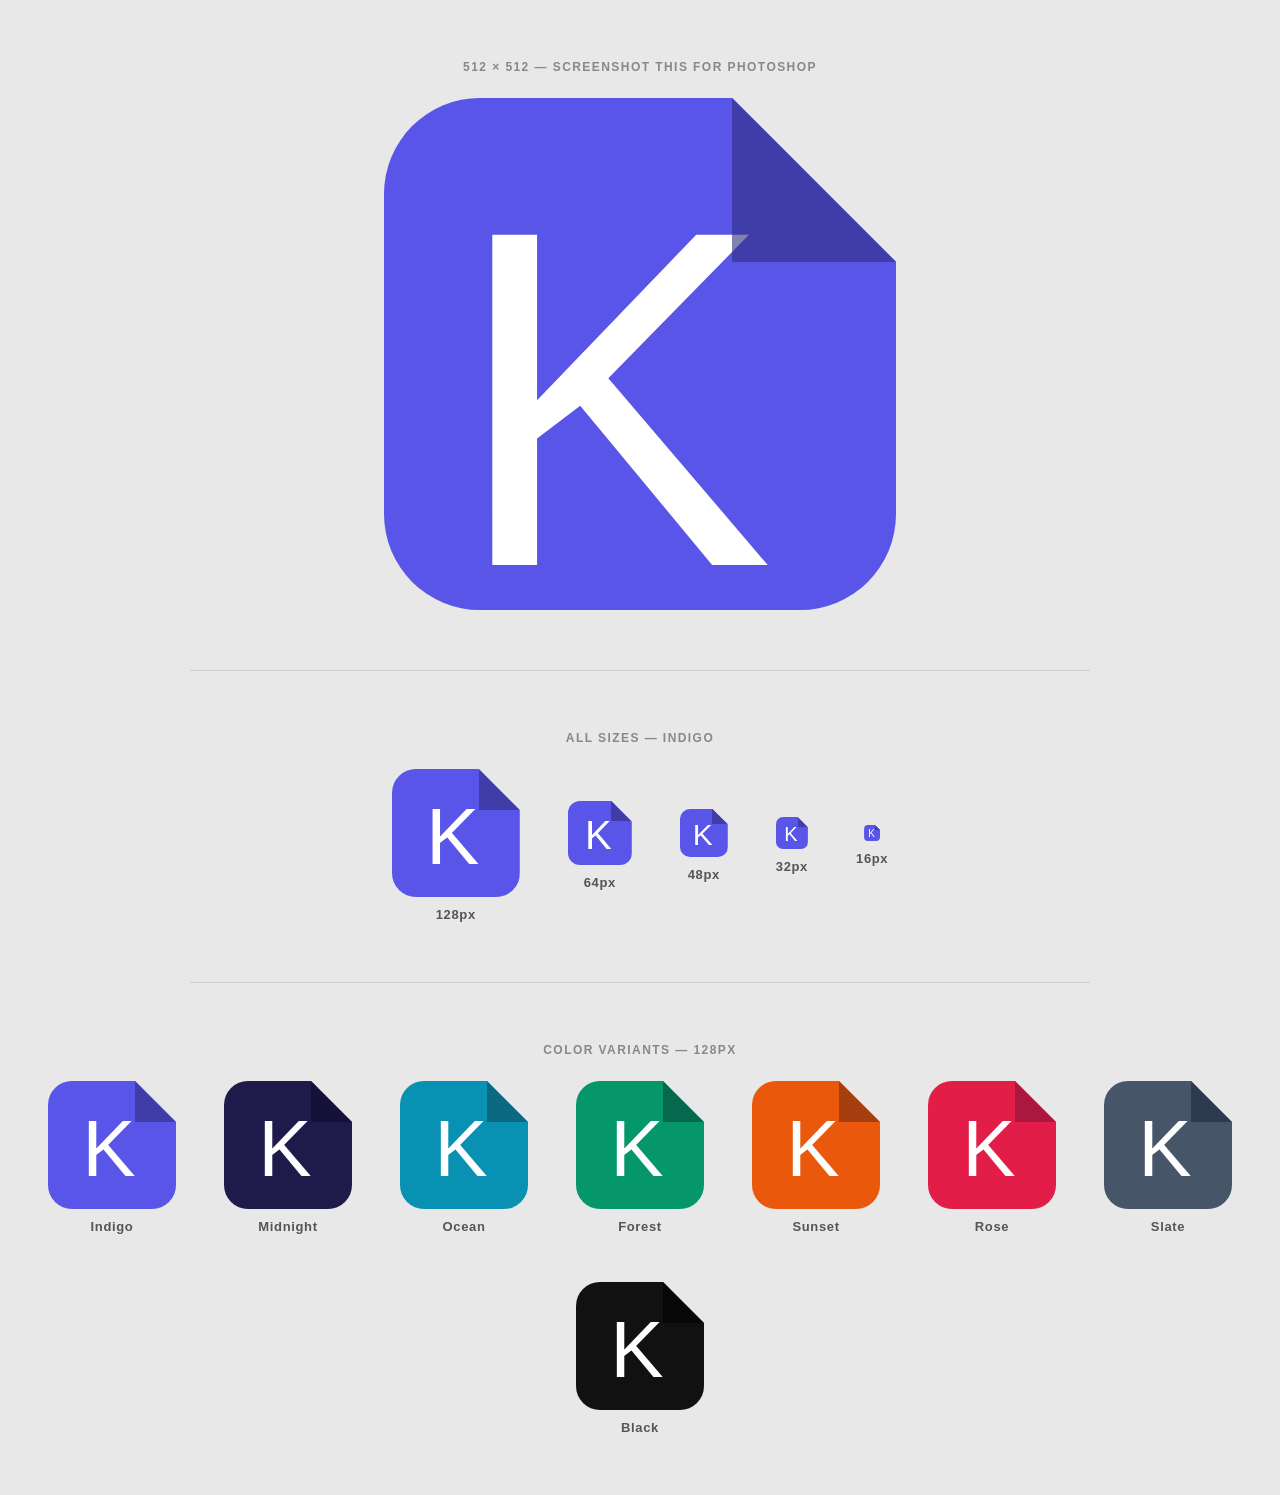
<file: backend/templates/test.html>
<!doctype html>
<html lang="en">
  <head>
    <meta charset="UTF-8" />
    <meta name="viewport" content="width=device-width, initial-scale=1.0" />
    <title>Kontexa Logo Export</title>
    <style>
      @import url("https://fonts.cdnfonts.com/css/neoneon");

      * {
        margin: 0;
        padding: 0;
        box-sizing: border-box;
      }

      body {
        background: #e8e8e8;
        min-height: 100vh;
        display: flex;
        flex-direction: column;
        align-items: center;
        justify-content: center;
        gap: 60px;
        padding: 60px 40px;
        font-family: sans-serif;
      }

      .row {
        display: flex;
        align-items: center;
        gap: 48px;
        flex-wrap: wrap;
        justify-content: center;
      }

      .size-label {
        font-size: 13px;
        color: #555;
        text-align: center;
        margin-top: 10px;
        font-weight: 600;
        letter-spacing: 0.05em;
      }

      .logo-wrap {
        display: flex;
        flex-direction: column;
        align-items: center;
      }

      /* ── THE LOGO ── */
      .logo {
        position: relative;
        display: flex;
        align-items: center;
        justify-content: center;
        background: #5855e8;
        clip-path: url(#docClip);
        border-radius: 0;
        overflow: hidden;
        flex-shrink: 0;
      }

      /* Folded corner shadow */
      .logo::before {
        content: "";
        position: absolute;
        top: 0;
        right: 0;
        width: 32%;
        height: 32%;
        background: #312e81;
        opacity: 0.6;
        z-index: 2;
      }

      .logo-k {
        font-family: "Neoneon", sans-serif;
        color: #fff;
        line-height: 1;
        position: relative;
        z-index: 1;
      }

      /* SIZE VARIANTS */
      .s128 {
        width: 128px;
        height: 128px;
        border-radius: 24px;
      }
      .s128 .logo-k {
        font-size: 80px;
        margin-top: 8px;
        margin-left: -6px;
      }

      .s64 {
        width: 64px;
        height: 64px;
        border-radius: 12px;
      }
      .s64 .logo-k {
        font-size: 40px;
        margin-top: 4px;
        margin-left: -3px;
      }

      .s48 {
        width: 48px;
        height: 48px;
        border-radius: 10px;
      }
      .s48 .logo-k {
        font-size: 30px;
        margin-top: 3px;
        margin-left: -2px;
      }

      .s32 {
        width: 32px;
        height: 32px;
        border-radius: 7px;
      }
      .s32 .logo-k {
        font-size: 20px;
        margin-top: 2px;
        margin-left: -2px;
      }

      .s16 {
        width: 16px;
        height: 16px;
        border-radius: 4px;
      }
      .s16 .logo-k {
        font-size: 10px;
        margin-top: 1px;
        margin-left: -1px;
      }

      /* HERO — for screenshotting */
      .s512 {
        width: 512px;
        height: 512px;
        border-radius: 96px;
      }
      .s512 .logo-k {
        font-size: 480px;
        margin-top: 90px;
        margin-left: -54px;
      }

      /* ── COLOR VARIANTS ── */

      /* Original indigo */
      .v-indigo {
        background: #5855e8;
      }
      .v-indigo::before {
        background: #312e81;
      }

      /* Midnight dark */
      .v-midnight {
        background: #1e1b4b;
      }
      .v-midnight::before {
        background: #0f0d2e;
      }

      /* Ocean teal */
      .v-ocean {
        background: #0891b2;
      }
      .v-ocean::before {
        background: #0e4f63;
      }

      /* Forest green */
      .v-forest {
        background: #059669;
      }
      .v-forest::before {
        background: #064e3b;
      }

      /* Sunset warm */
      .v-sunset {
        background: #ea580c;
      }
      .v-sunset::before {
        background: #7c2d12;
      }

      /* Rose */
      .v-rose {
        background: #e11d48;
      }
      .v-rose::before {
        background: #881337;
      }

      /* Slate */
      .v-slate {
        background: #475569;
      }
      .v-slate::before {
        background: #1e293b;
      }

      /* Pure black */
      .v-black {
        background: #111111;
      }
      .v-black::before {
        background: #000000;
      }

      /* Section titles */
      h2 {
        font-size: 12px;
        font-weight: 700;
        letter-spacing: 0.12em;
        text-transform: uppercase;
        color: #888;
        text-align: center;
        margin-bottom: 24px;
      }

      .section {
        display: flex;
        flex-direction: column;
        align-items: center;
      }

      .divider {
        width: 100%;
        max-width: 900px;
        height: 1px;
        background: #ccc;
      }
    </style>
  </head>
  <body>
    <!-- ── HERO — screenshot this one ── -->
    <div class="section">
      <h2>512 × 512 — Screenshot this for Photoshop</h2>
      <div class="logo-wrap">
        <div class="logo s512 v-indigo">
          <span class="logo-k">K</span>
        </div>
      </div>
    </div>

    <div class="divider"></div>

    <!-- ── SIZE PREVIEW ── -->
    <div class="section">
      <h2>All sizes — indigo</h2>
      <div class="row">
        <div class="logo-wrap">
          <div class="logo s128 v-indigo"><span class="logo-k">K</span></div>
          <div class="size-label">128px</div>
        </div>
        <div class="logo-wrap">
          <div class="logo s64 v-indigo"><span class="logo-k">K</span></div>
          <div class="size-label">64px</div>
        </div>
        <div class="logo-wrap">
          <div class="logo s48 v-indigo"><span class="logo-k">K</span></div>
          <div class="size-label">48px</div>
        </div>
        <div class="logo-wrap">
          <div class="logo s32 v-indigo"><span class="logo-k">K</span></div>
          <div class="size-label">32px</div>
        </div>
        <div class="logo-wrap">
          <div class="logo s16 v-indigo"><span class="logo-k">K</span></div>
          <div class="size-label">16px</div>
        </div>
      </div>
    </div>

    <div class="divider"></div>

    <!-- ── COLOR VARIANTS ── -->
    <div class="section">
      <svg width="0" height="0" style="position: absolute">
        <defs>
          <clipPath id="docClip" clipPathUnits="objectBoundingBox">
            <path d="M0.12,0 H0.68 L1,0.32 V1 H0 V0.12 Q0,0 0.12,0 Z" />
          </clipPath>
        </defs>
      </svg>
      <h2>Color variants — 128px</h2>
      <div class="row">
        <div class="logo-wrap">
          <div class="logo s128 v-indigo"><span class="logo-k">K</span></div>
          <div class="size-label">Indigo</div>
        </div>
        <div class="logo-wrap">
          <div class="logo s128 v-midnight"><span class="logo-k">K</span></div>
          <div class="size-label">Midnight</div>
        </div>
        <div class="logo-wrap">
          <div class="logo s128 v-ocean"><span class="logo-k">K</span></div>
          <div class="size-label">Ocean</div>
        </div>
        <div class="logo-wrap">
          <div class="logo s128 v-forest"><span class="logo-k">K</span></div>
          <div class="size-label">Forest</div>
        </div>
        <div class="logo-wrap">
          <div class="logo s128 v-sunset"><span class="logo-k">K</span></div>
          <div class="size-label">Sunset</div>
        </div>
        <div class="logo-wrap">
          <div class="logo s128 v-rose"><span class="logo-k">K</span></div>
          <div class="size-label">Rose</div>
        </div>
        <div class="logo-wrap">
          <div class="logo s128 v-slate"><span class="logo-k">K</span></div>
          <div class="size-label">Slate</div>
        </div>
        <div class="logo-wrap">
          <div class="logo s128 v-black"><span class="logo-k">K</span></div>
          <div class="size-label">Black</div>
        </div>
      </div>
    </div>
  </body>
</html>
</file>
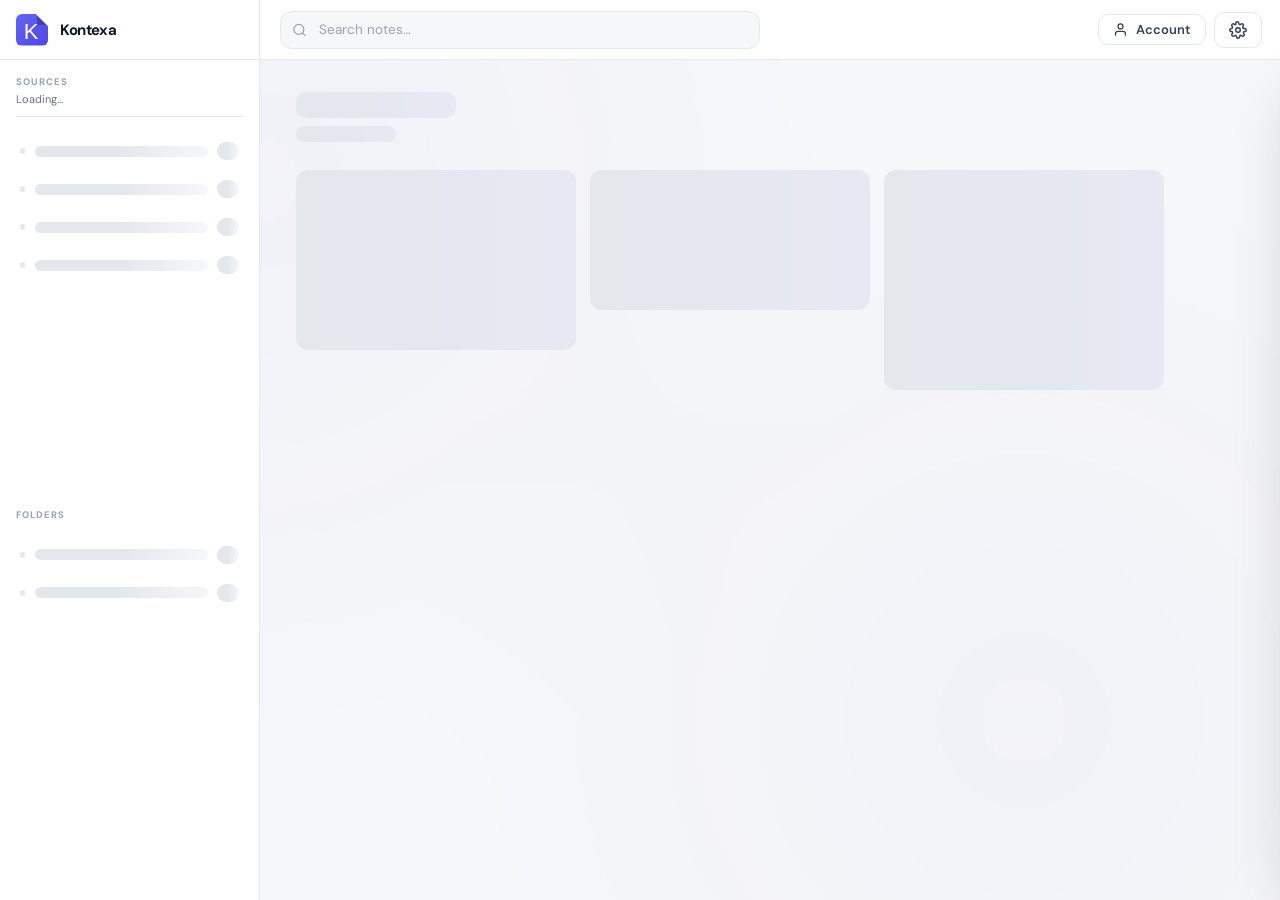
<file: extension/dashboard/dashboard.html>
<!doctype html>
<html lang="en">
  <head>
    <meta charset="UTF-8" />
    <meta name="viewport" content="width=device-width, initial-scale=1.0" />
    <title>Kontexa | Dashboard</title>
    <link
      href="https://fonts.googleapis.com/css2?family=Plus+Jakarta+Sans:wght@400;500;600;700&family=Lora:ital@1&display=swap"
      rel="stylesheet"
    />
    <link rel="stylesheet" href="dashboard.css" />
    <link rel="stylesheet" href="dashboard_animations_addon.css" />
    <link rel="preconnect" href="https://fonts.googleapis.com" />
    <link rel="preconnect" href="https://fonts.gstatic.com" crossorigin />
    <link
      href="https://fonts.googleapis.com/css2?family=Fredoka&family=Neonderthaw&display=swap"
      rel="stylesheet"
    />
  </head>

  <!-- Pro Celebration Modal -->
  <div class="mbg" id="proCelebrationModal">
    <canvas
      id="proCelebCanvas"
      style="position: fixed; inset: 0; pointer-events: none; z-index: 199"
    ></canvas>
    <div
      class="modal"
      style="
        max-width: 400px;
        text-align: center;
        padding: 36px 28px;
        position: relative;
        z-index: 201;
      "
    >
      <div
        style="
          width: 64px;
          height: 64px;
          border-radius: 50%;
          background: #eeedfe;
          border: 2px solid #cecbf6;
          display: flex;
          align-items: center;
          justify-content: center;
          margin: 0 auto 20px;
          animation: proBadgePop 0.6s cubic-bezier(0.34, 1.56, 0.64, 1) both;
        "
      >
        <svg
          width="28"
          height="28"
          viewBox="0 0 24 24"
          fill="none"
          stroke="#534AB7"
          stroke-width="2"
          stroke-linecap="round"
          stroke-linejoin="round"
        >
          <polygon
            points="12 2 15.09 8.26 22 9.27 17 14.14 18.18 21.02 12 17.77 5.82 21.02 7 14.14 2 9.27 8.91 8.26 12 2"
          />
        </svg>
      </div>

      <h3
        style="
          font-size: 22px;
          font-weight: 700;
          color: #26215c;
          margin: 0 0 8px;
          letter-spacing: -0.5px;
        "
      >
        Welcome to Pro!
      </h3>
      <p
        style="
          font-size: 13.5px;
          color: var(--mut);
          margin: 0 0 22px;
          line-height: 1.65;
        "
      >
        You've unlocked the full Kontexa experience.
      </p>

      <div
        style="
          display: flex;
          flex-direction: column;
          gap: 9px;
          margin-bottom: 24px;
          text-align: left;
        "
      >
        <div style="display: flex; align-items: center; gap: 10px">
          <div
            style="
              width: 28px;
              height: 28px;
              border-radius: 8px;
              background: #e1f5ee;
              display: flex;
              align-items: center;
              justify-content: center;
              flex-shrink: 0;
            "
          >
            <svg
              width="14"
              height="14"
              viewBox="0 0 24 24"
              fill="none"
              stroke="#0F6E56"
              stroke-width="2"
              stroke-linecap="round"
              stroke-linejoin="round"
            >
              <path d="M18 20V10M12 20V4M6 20v-6" />
            </svg>
          </div>
          <span style="font-size: 13px; color: var(--ink2)"
            >Unlimited cloud sync across all devices</span
          >
        </div>

        <div style="display: flex; align-items: center; gap: 10px">
          <div
            style="
              width: 28px;
              height: 28px;
              border-radius: 8px;
              background: #eeedfe;
              display: flex;
              align-items: center;
              justify-content: center;
              flex-shrink: 0;
            "
          >
            <svg
              width="14"
              height="14"
              viewBox="0 0 24 24"
              fill="none"
              stroke="#534AB7"
              stroke-width="2"
              stroke-linecap="round"
              stroke-linejoin="round"
            >
              <rect x="5" y="2" width="14" height="20" rx="2" />
              <line x1="12" y1="18" x2="12.01" y2="18" />
            </svg>
          </div>
          <span style="font-size: 13px; color: var(--ink2)"
            >Mobile PWA — install on iOS &amp; Android</span
          >
        </div>

        <div style="display: flex; align-items: center; gap: 10px">
          <div
            style="
              width: 28px;
              height: 28px;
              border-radius: 8px;
              background: #faeeda;
              display: flex;
              align-items: center;
              justify-content: center;
              flex-shrink: 0;
            "
          >
            <svg
              width="14"
              height="14"
              viewBox="0 0 24 24"
              fill="none"
              stroke="#854F0B"
              stroke-width="2"
              stroke-linecap="round"
              stroke-linejoin="round"
            >
              <polygon points="23 7 16 12 23 17 23 7" />
              <rect x="1" y="5" width="15" height="14" rx="2" />
            </svg>
          </div>
          <span style="font-size: 13px; color: var(--ink2)"
            >AI video transcript notes from YouTube</span
          >
        </div>

        <div style="display: flex; align-items: center; gap: 10px">
          <div
            style="
              width: 28px;
              height: 28px;
              border-radius: 8px;
              background: #e1f5ee;
              display: flex;
              align-items: center;
              justify-content: center;
              flex-shrink: 0;
            "
          >
            <svg
              width="14"
              height="14"
              viewBox="0 0 24 24"
              fill="none"
              stroke="#0F6E56"
              stroke-width="2"
              stroke-linecap="round"
              stroke-linejoin="round"
            >
              <circle cx="12" cy="12" r="10" />
              <path d="M12 8v4M12 16h.01" />
            </svg>
          </div>
          <span style="font-size: 13px; color: var(--ink2)"
            >AI chat &amp; summarization across all notes</span
          >
        </div>
      </div>

      <button
        class="btn pri"
        id="closeCelebrationBtn"
        style="width: 100%; padding: 13px; font-size: 14px"
      >
        Start exploring Pro →
      </button>
    </div>
  </div>

  <body>
    <!-- ═══════════════════════════════════════════
         TOP BAR — Logo · Search · Account only
    ════════════════════════════════════════════ -->
    <header class="topbar">
      <div class="tl">
        <div class="logo" id="logo">
          <span
            style="
              font-family: &quot;Neoneon&quot;, sans-serif;
              color: #fff;
              font-size: 22px;
              line-height: 1;
              position: relative;
              z-index: 1;
              margin-top: 4px;
              margin-left: -2px;
            "
            >K</span
          >
        </div>
        <!-- <div class="logo">
          <svg viewBox="0 0 24 24">
            <path
              d="M9 12h6M9 16h6M7 8h10M5 3h14a2 2 0 012 2v14a2 2 0 01-2 2H5a2 2 0 01-2-2V5a2 2 0 012-2z"
            />
          </svg>
        </div> -->
        <span class="lname">Kontexa</span>
      </div>

      <div class="sw">
        <div class="sb">
          <svg viewBox="0 0 24 24">
            <circle cx="11" cy="11" r="8" />
            <path d="m21 21-4.35-4.35" />
          </svg>
          <input
            type="text"
            id="search"
            placeholder="Search notes…"
            autocomplete="off"
          />
          <button class="sc" id="sc">×</button>
        </div>
      </div>

      <div class="top-actions">
        <!-- Account / Sync -->
        <div class="synw">
          <button class="synbtn" id="synbtn">
            <svg viewBox="0 0 24 24">
              <path d="M20 21v-2a4 4 0 0 0-4-4H8a4 4 0 0 0-4 4v2" />
              <circle cx="12" cy="7" r="4" />
            </svg>
            <span>Account</span>
          </button>
          <div class="synmenu" id="synmenu">
            <div id="uStatus">Local Mode Only</div>
            <div class="sdiv"></div>
            <div class="sitem" id="loginBtn">🔑 Sync via Google</div>
          </div>
        </div>

        <!-- Settings Drawer Trigger -->
        <button
          class="icon-btn panel-trigger"
          id="settingsPanelBtn"
          title="Settings & Tools"
          aria-label="Open settings panel"
        >
          <svg viewBox="0 0 24 24" width="18" height="18">
            <circle cx="12" cy="12" r="3" />
            <path
              d="M19.4 15a1.65 1.65 0 0 0 .33 1.82l.06.06a2 2 0 0 1 0 2.83 2 2 0 0 1-2.83 0l-.06-.06a1.65 1.65 0 0 0-1.82-.33 1.65 1.65 0 0 0-1 1.51V21a2 2 0 0 1-2 2 2 2 0 0 1-2-2v-.09A1.65 1.65 0 0 0 9 19.4a1.65 1.65 0 0 0-1.82.33l-.06.06a2 2 0 0 1-2.83 0 2 2 0 0 1 0-2.83l.06-.06a1.65 1.65 0 0 0 .33-1.82 1.65 1.65 0 0 0-1.51-1H3a2 2 0 0 1-2-2 2 2 0 0 1 2-2h.09A1.65 1.65 0 0 0 4.6 9a1.65 1.65 0 0 0-.33-1.82l-.06-.06a2 2 0 0 1 0-2.83 2 2 0 0 1 2.83 0l.06.06A1.65 1.65 0 0 0 9 4.68V3a2 2 0 0 1 2-2 2 2 0 0 1 2 2v.09a1.65 1.65 0 0 0 1 1.51 1.65 1.65 0 0 0 1.82-.33l.06-.06a2 2 0 0 1 2.83 0 2 2 0 0 1 0 2.83l-.06.06a1.65 1.65 0 0 0-.33 1.82V9a1.65 1.65 0 0 0 1.51 1H21a2 2 0 0 1 2 2 2 2 0 0 1-2 2h-.09a1.65 1.65 0 0 0-1.51 1z"
            />
          </svg>
        </button>
      </div>
    </header>

    <!-- ═══════════════════════════════════════════
         OVERLAY (sidebar + settings panel)
    ════════════════════════════════════════════ -->
    <div class="ovl" id="ovl"></div>

    <!-- ═══════════════════════════════════════════
         RIGHT SETTINGS PANEL
    ════════════════════════════════════════════ -->
    <aside class="settings-panel" id="settingsPanel">
      <div class="sp-header">
        <span class="sp-title">Settings & Tools</span>
        <button
          class="sp-close"
          id="settingsPanelClose"
          aria-label="Close settings panel"
        >
          <svg viewBox="0 0 24 24" width="16" height="16">
            <path d="M18 6 6 18M6 6l12 12" />
          </svg>
        </button>
      </div>

      <!-- AI Assistant -->
      <div class="sp-section">
        <span class="sp-section-label">AI Assistant</span>
        <button class="sp-item sp-item-featured" id="aiBtn">
          <div class="sp-item-icon ai-icon">
            <svg viewBox="0 0 24 24" width="18" height="18">
              <path d="M12 2a10 10 0 100 20 10 10 0 000-20z" />
              <path d="M8 12h8M12 8v8" />
            </svg>
          </div>
          <div class="sp-item-text">
            <span class="sp-item-name">Ask AI</span>
            <span class="sp-item-desc">Chat with your notes</span>
          </div>
          <svg class="sp-item-arrow" viewBox="0 0 24 24" width="14" height="14">
            <path d="m9 18 6-6-6-6" />
          </svg>
        </button>
        <button class="sp-item" id="apiSettingsBtn">
          <div class="sp-item-icon">
            <svg viewBox="0 0 24 24" width="16" height="16">
              <rect x="3" y="11" width="18" height="11" rx="2" />
              <path d="M7 11V7a5 5 0 0 1 10 0v4" />
            </svg>
          </div>
          <div class="sp-item-text">
            <span class="sp-item-name">API Key</span>
            <span class="sp-item-desc">Configure Gemini key</span>
          </div>
        </button>
      </div>

      <!-- Appearance -->
      <div class="sp-section">
        <span class="sp-section-label">Appearance</span>
        <div class="sp-theme-grid" id="themeGrid">
          <!-- JS injects theme swatches here -->
        </div>
      </div>

      <!-- Storage Info & Subscription -->
      <div class="sp-section">
        <span class="sp-section-label">Account & About</span>

        <!-- NEW: Manage Subscription Button -->
        <button class="sp-item" id="manageSubBtn">
          <div class="sp-item-icon">
            <svg
              viewBox="0 0 24 24"
              width="16"
              height="16"
              fill="none"
              stroke="currentColor"
              stroke-width="2"
              stroke-linecap="round"
              stroke-linejoin="round"
            >
              <path
                d="M12 2v20M17 5H9.5a3.5 3.5 0 0 0 0 7h5a3.5 3.5 0 0 1 0 7H6"
              />
            </svg>
          </div>
          <div class="sp-item-text">
            <span class="sp-item-name">Manage Subscription</span>
            <span class="sp-item-desc">Renew or upgrade your plan</span>
          </div>
        </button>

        <button class="sp-item" id="infoBtn">
          <div class="sp-item-icon">
            <svg viewBox="0 0 24 24" width="16" height="16">
              <circle cx="12" cy="12" r="10" />
              <path d="M12 16v-4M12 8h.01" />
            </svg>
          </div>
          <div class="sp-item-text">
            <span class="sp-item-name">Storage Guide</span>
            <span class="sp-item-desc">How to use <strong>Kontexa</strong></span>
          </div>
        </button>
      </div>

      <div class="sp-section" id="feedbackSection" style="display: none">
        <span class="sp-section-label">Pro</span>
        <button class="sp-item" id="feedbackBtn">
          <div
            class="sp-item-icon"
            style="background: #eeedfe; border-color: #cecbf6"
          >
            <svg
              viewBox="0 0 24 24"
              width="16"
              height="16"
              fill="none"
              stroke="#534AB7"
              stroke-width="2"
              stroke-linecap="round"
              stroke-linejoin="round"
            >
              <path
                d="M21 15a2 2 0 0 1-2 2H7l-4 4V5a2 2 0 0 1 2-2h14a2 2 0 0 1 2 2z"
              />
            </svg>
          </div>
          <div class="sp-item-text">
            <span class="sp-item-name">Send Feedback</span>
            <span class="sp-item-desc">Request features or report bugs</span>
          </div>
          <svg class="sp-item-arrow" viewBox="0 0 24 24" width="14" height="14">
            <path d="m9 18 6-6-6-6" />
          </svg>
        </button>
      </div>

      <!-- Quick Actions -->
      <div class="sp-section">
        <span class="sp-section-label">Quick actions</span>

        <!-- Sync now -->
        <button class="sp-item" id="syncNowBtn">
          <div class="sp-item-icon">
            <svg
              viewBox="0 0 24 24"
              width="16"
              height="16"
              fill="none"
              stroke="currentColor"
              stroke-width="2"
              stroke-linecap="round"
              stroke-linejoin="round"
            >
              <polyline points="23 4 23 10 17 10" />
              <polyline points="1 20 1 14 7 14" />
              <path
                d="M3.51 9a9 9 0 0 1 14.85-3.36L23 10M1 14l4.64 4.36A9 9 0 0 0 20.49 15"
              />
            </svg>
          </div>
          <div class="sp-item-text">
            <span class="sp-item-name">Sync now</span>
            <span class="sp-item-desc" id="syncStatusDesc"
              >Push local changes to cloud</span
            >
          </div>
        </button>

        <!-- PWA download -->
        <button class="sp-item" id="pwaLinkBtn">
          <div
            class="sp-item-icon"
            style="background: #e1f5ee; border-color: #9fe1cb"
          >
            <svg
              viewBox="0 0 24 24"
              width="16"
              height="16"
              fill="none"
              stroke="#0F6E56"
              stroke-width="2"
              stroke-linecap="round"
              stroke-linejoin="round"
            >
              <rect x="5" y="2" width="14" height="20" rx="2" />
              <line x1="12" y1="18" x2="12.01" y2="18" />
            </svg>
          </div>
          <div class="sp-item-text">
            <span class="sp-item-name">Get the mobile app</span>
            <span class="sp-item-desc">Install Kontexa PWA on your phone</span>
          </div>
          <svg class="sp-item-arrow" viewBox="0 0 24 24" width="14" height="14">
            <path d="m9 18 6-6-6-6" />
          </svg>
        </button>
      </div>
    </aside>

    <!-- ═══════════════════════════════════════════
         MAIN BODY — Sidebar + Content
    ════════════════════════════════════════════ -->
    <div class="body">
      <nav class="side" id="side">
        <div class="shd">
          <span class="slbl">Sources</span>
          <div class="smeta" id="smeta">Loading…</div>
        </div>
        <div class="sscroll" id="snav"></div>

        <div class="shd" style="margin-top: 10px">
          <span class="slbl"
            >Folders
            <span
              id="proBadge"
              style="display: none; color: var(--acc); font-size: 9px"
              >PRO</span
            >
          </span>
        </div>
        <div class="sscroll" id="fnav" style="min-height: 50px"></div>

        <div style="padding: 0 14px 14px">
          <button
            id="createFolderBtn"
            class="btn"
            style="
              width: 100%;
              display: none;
              justify-content: center;
              gap: 6px;
            "
          >
            <svg
              viewBox="0 0 24 24"
              style="
                width: 14px;
                height: 14px;
                stroke: currentColor;
                fill: none;
                stroke-width: 2;
              "
            >
              <line x1="12" y1="5" x2="12" y2="19" />
              <line x1="5" y1="12" x2="19" y2="12" />
            </svg>
            New Folder
          </button>
        </div>
      </nav>

      <main class="main" id="main">
        <div id="skel">
          <div
            class="sk"
            style="height: 26px; width: 160px; margin-bottom: 8px"
          ></div>
          <div
            class="sk"
            style="height: 16px; width: 100px; margin-bottom: 28px"
          ></div>
          <div style="display: flex; gap: 14px">
            <div
              class="sk"
              style="height: 180px; width: 280px; border-radius: 12px"
            ></div>
            <div
              class="sk"
              style="height: 140px; width: 280px; border-radius: 12px"
            ></div>
            <div
              class="sk"
              style="height: 220px; width: 280px; border-radius: 12px"
            ></div>
          </div>
        </div>
      </main>
      <main class="main" id="singlePageView" style="display: none"></main>
    </div>

    <!-- ═══════════════════════════════════════════
         MODALS
    ════════════════════════════════════════════ -->

    <!-- Edit Modal -->
    <div class="mbg" id="modal">
      <div class="modal">
        <h3>Edit Note</h3>
        <input type="text" id="etitle" placeholder="Heading..." />
        <textarea id="eta" rows="5" placeholder="Description..."></textarea>
        <div class="macts">
          <button class="btn" id="cancelEdit">Cancel</button>
          <button class="btn pri" id="saveEdit">Save</button>
        </div>
      </div>
    </div>

    <!-- Login Modal -->
    <div class="mbg" id="loginModal">
      <div class="modal" style="max-width: 420px; text-align: left">
        <h3 style="margin-bottom: 6px; font-size: 18px; color: var(--ink)">
          Sign in to Kontexa
        </h3>
        <p
          style="
            font-size: 13px;
            color: var(--mut);
            margin: 0 0 20px;
            line-height: 1.5;
          "
        >
          Your notes are already saved locally. Signing in unlocks sync and Pro
          features.
        </p>

        <!-- Row: Free account -->
        <div
          style="
            display: flex;
            align-items: flex-start;
            gap: 12px;
            padding: 13px 0;
            border-bottom: 1px solid var(--bdr);
          "
        >
          <div
            style="
              width: 32px;
              height: 32px;
              border-radius: 8px;
              background: #eaf3de;
              display: flex;
              align-items: center;
              justify-content: center;
              flex-shrink: 0;
            "
          >
            <svg
              width="16"
              height="16"
              viewBox="0 0 24 24"
              fill="none"
              stroke="#3B6D11"
              stroke-width="2"
              stroke-linecap="round"
              stroke-linejoin="round"
            >
              <rect x="3" y="11" width="18" height="11" rx="2" ry="2"></rect>
              <path d="M7 11V7a5 5 0 0 1 10 0v4"></path>
            </svg>
          </div>
          <div>
            <p
              style="
                font-size: 13.5px;
                font-weight: 600;
                color: var(--ink);
                margin: 0 0 3px;
              "
            >
              Local Storage (Free)
            </p>
            <p
              style="
                font-size: 12.5px;
                color: var(--mut);
                margin: 0;
                line-height: 1.5;
              "
            >
              Your notes are saved to this browser only. No account needed.
            </p>
          </div>
        </div>

        <!-- Row: Pro account -->
        <div
          style="
            display: flex;
            align-items: flex-start;
            gap: 12px;
            padding: 13px 0;
            margin-bottom: 10px;
          "
        >
          <div
            style="
              width: 32px;
              height: 32px;
              border-radius: 8px;
              background: #eeedfe;
              display: flex;
              align-items: center;
              justify-content: center;
              flex-shrink: 0;
            "
          >
            <svg
              width="16"
              height="16"
              viewBox="0 0 24 24"
              fill="none"
              stroke="#534AB7"
              stroke-width="2"
              stroke-linecap="round"
              stroke-linejoin="round"
            >
              <path
                d="M21 15a2 2 0 0 1-2 2H7l-4 4V5a2 2 0 0 1 2-2h14a2 2 0 0 1 2 2z"
              ></path>
            </svg>
          </div>
          <div>
            <p
              style="
                font-size: 13.5px;
                font-weight: 600;
                color: var(--ink);
                margin: 0 0 3px;
              "
            >
              Kontexa Pro (Cloud)
            </p>
            <p
              style="
                font-size: 12.5px;
                color: var(--mut);
                margin: 0;
                line-height: 1.5;
              "
            >
              Cloud sync, AI features, YouTube timestamps, and custom folders.
            </p>
          </div>
        </div>

        <div class="macts" style="margin-top: 14px">
          <button class="btn" id="closeLoginModalBtn">Cancel</button>
          <button class="btn pri" id="confirmLoginBtn">
            Continue with Google
          </button>
        </div>
      </div>
    </div>

    <!-- Guide Modal -->
    <div class="mbg" id="guideModal">
      <div
        class="modal"
        style="
          max-width: 690px;
          padding: 0;
          overflow: hidden;
          border-radius: 16px;
          margin: 0;
        "
      >
        <div
          id="guideSlider"
          style="position: relative; overflow: hidden; width: 100%"
        >
          <div
            id="guideSlides"
            style="
              display: flex;
              transition: transform 0.35s cubic-bezier(0.4, 0, 0.2, 1);
              will-change: transform;
            "
          >
            <!-- Slide 1 -->
            <div
              class="guide-slide"
              style="min-width: 100%; display: flex; flex-direction: column"
            >
              <div
                style="
                  position: relative;
                  background: #000;
                  aspect-ratio: 16/9;
                  overflow: hidden;
                "
              >
                <div
                  class="guide-video-placeholder"
                  data-index="0"
                  style="
                    width: 100%;
                    height: 100%;
                    display: flex;
                    align-items: center;
                    justify-content: center;
                  "
                >
                  <div
                    style="
                      width: 48px;
                      height: 48px;
                      border-radius: 50%;
                      background: rgba(255, 255, 255, 0.12);
                      display: flex;
                      align-items: center;
                      justify-content: center;
                    "
                  >
                    <svg
                      width="18"
                      height="18"
                      viewBox="0 0 24 24"
                      fill="white"
                    >
                      <polygon points="5 3 19 12 5 21 5 3" />
                    </svg>
                  </div>
                </div>
              </div>
              <div style="padding: 6px 12px 2px">
                <p
                  style="
                    font-size: 13px;
                    font-weight: 600;
                    color: var(--ink);
                    margin: 0 0 2px;
                  "
                >
                  1 — Highlight &amp; Save
                </p>
                <p
                  style="
                    font-size: 12px;
                    color: var(--mut);
                    margin: 0;
                    line-height: 1.5;
                  "
                >
                  Select any text on a webpage, right-click or press
                  <strong>ALT + SHIFT + S</strong>, and choose
                  <strong>Save to Kontexa</strong>. Add a title and note, then
                  hit save.
                </p>
              </div>
            </div>

            <!-- Slide 2 -->
            <div
              class="guide-slide"
              style="min-width: 100%; display: flex; flex-direction: column"
            >
              <div
                style="
                  position: relative;
                  background: #000;
                  aspect-ratio: 16/9;
                  overflow: hidden;
                "
              >
                <div
                  class="guide-video-placeholder"
                  data-index="1"
                  style="
                    width: 100%;
                    height: 100%;
                    display: flex;
                    align-items: center;
                    justify-content: center;
                  "
                >
                  <div
                    style="
                      width: 48px;
                      height: 48px;
                      border-radius: 50%;
                      background: rgba(255, 255, 255, 0.12);
                      display: flex;
                      align-items: center;
                      justify-content: center;
                    "
                  >
                    <svg
                      width="18"
                      height="18"
                      viewBox="0 0 24 24"
                      fill="white"
                    >
                      <polygon points="5 3 19 12 5 21 5 3" />
                    </svg>
                  </div>
                </div>
              </div>
              <div style="padding: 6px 12px 2px">
                <p
                  style="
                    font-size: 13px;
                    font-weight: 600;
                    color: var(--ink);
                    margin: 0 0 2px;
                  "
                >
                  2 — Open Dashboard
                </p>
                <p
                  style="
                    font-size: 12px;
                    color: var(--mut);
                    margin: 0;
                    line-height: 1.5;
                  "
                >
                  Click the Kontexa icon in your toolbar to open your dashboard,
                  browse notes by source, search, and export.
                </p>
              </div>
            </div>

            <!-- Slide 3-->
            <div
              class="guide-slide"
              style="min-width: 100%; display: flex; flex-direction: column"
            >
              <div
                style="
                  position: relative;
                  background: #000;
                  aspect-ratio: 16/9;
                  overflow: hidden;
                "
              >
                <div
                  class="guide-video-placeholder"
                  data-index="1"
                  style="
                    width: 100%;
                    height: 100%;
                    display: flex;
                    align-items: center;
                    justify-content: center;
                  "
                >
                  <div
                    style="
                      width: 48px;
                      height: 48px;
                      border-radius: 50%;
                      background: rgba(255, 255, 255, 0.12);
                      display: flex;
                      align-items: center;
                      justify-content: center;
                    "
                  >
                    <svg
                      width="18"
                      height="18"
                      viewBox="0 0 24 24"
                      fill="white"
                    >
                      <polygon points="5 3 19 12 5 21 5 3" />
                    </svg>
                  </div>
                </div>
              </div>
              <div style="padding: 6px 12px 2px">
                <p
                  style="
                    font-size: 13px;
                    font-weight: 600;
                    color: var(--ink);
                    margin: 0 0 2px;
                  "
                >
                  3 — Video Stamp <strong><i>(Pro Tier Feature)</i></strong>
                </p>
                <p
                  style="
                    font-size: 12px;
                    color: var(--mut);
                    margin: 0;
                    line-height: 1.5;
                  "
                >
                  Press <strong>Alt + Shift + S</strong> and create a timestamp
                  on any <strong>YouTube</strong> video
                </p>
              </div>
            </div>
          </div>

          <!-- Prev arrow -->
          <button
            id="guidePrev"
            style="
              position: absolute;
              left: 8px;
              top: calc(50% - 44px);
              transform: translateY(-50%);
              width: 32px;
              height: 32px;
              border-radius: 50%;
              background: rgba(0, 0, 0, 0.45);
              border: none;
              cursor: pointer;
              display: flex;
              align-items: center;
              justify-content: center;
              opacity: 0;
              pointer-events: none;
              transition: opacity 0.2s;
            "
          >
            <svg
              width="14"
              height="14"
              viewBox="0 0 24 24"
              fill="none"
              stroke="white"
              stroke-width="2.5"
              stroke-linecap="round"
            >
              <polyline points="15 18 9 12 15 6" />
            </svg>
          </button>

          <!-- Next arrow -->
          <button
            id="guideNext"
            style="
              position: absolute;
              right: 8px;
              top: calc(50% - 44px);
              transform: translateY(-50%);
              width: 32px;
              height: 32px;
              border-radius: 50%;
              background: rgba(0, 0, 0, 0.45);
              border: none;
              cursor: pointer;
              display: flex;
              align-items: center;
              justify-content: center;
              transition: opacity 0.2s;
            "
          >
            <svg
              width="14"
              height="14"
              viewBox="0 0 24 24"
              fill="none"
              stroke="white"
              stroke-width="2.5"
              stroke-linecap="round"
            >
              <polyline points="9 18 15 12 9 6" />
            </svg>
          </button>

          <!-- Dots -->
          <div
            style="
              position: absolute;
              bottom: 0;
              left: 0;
              right: 0;
              display: flex;
              justify-content: center;
              gap: 6px;
              padding: 6px 0;
            "
          >
            <div
              class="guide-dot active"
              data-dot="0"
              style="
                width: 6px;
                height: 6px;
                border-radius: 50%;
                background: rgba(255, 255, 255, 0.9);
                transition: background 0.2s;
                cursor: pointer;
              "
            ></div>
            <div
              class="guide-dot"
              data-dot="1"
              style="
                width: 6px;
                height: 6px;
                border-radius: 50%;
                background: rgba(255, 255, 255, 0.35);
                transition: background 0.2s;
                cursor: pointer;
              "
            ></div>
          </div>
        </div>

        <!-- Footer -->
        <div
          style="
            padding: 6px 12px 10px;
            display: flex;
            flex-direction: column;
            gap: 6px;
          "
        >
          <button
            class="btn pri"
            id="proceedLoginBtn"
            style="width: 100%; display: none"
          >
            Continue with Google
          </button>
          <button class="btn" id="closeGuideBtn" style="width: 100%">
            Close
          </button>
        </div>
      </div>
    </div>

    <!-- Logout Modal -->
    <div class="mbg" id="logoutModal">
      <div class="modal">
        <h3>Log Out Options</h3>
        <p
          style="
            font-size: 13.5px;
            color: var(--mut);
            margin-bottom: 20px;
            line-height: 1.5;
          "
        >
          You are about to disconnect from the cloud. What would you like to do
          with the notes on <b>this device</b>?
        </p>
        <div class="macts" style="flex-direction: column; gap: 10px">
          <button class="btn" id="cancelLogout">Cancel</button>
          <button
            class="btn pri"
            id="logoutKeepBtn"
            style="background: var(--ink); border-color: var(--ink)"
          >
            Log out &amp; <b>Keep</b> Notes on this device
          </button>
          <button class="btn danger" id="logoutWipeBtn">
            Log out &amp; <b>Delete</b> Notes from this device
          </button>
        </div>
      </div>
    </div>

    <!-- Paywall Modal -->
    <div class="mbg" id="paywallModal" style="z-index: 190">
      <div
        class="modal"
        style="padding: 0; max-width: 440px; overflow: hidden; text-align: left"
      >
        <!-- Purple header -->
        <div
          style="
            background: #eeedfe;
            padding: 28px 28px 22px;
            text-align: center;
            border-bottom: 1px solid #cecbf6;
          "
        >
          <div
            style="
              display: inline-flex;
              align-items: center;
              gap: 6px;
              background: #cecbf6;
              color: #3c3489;
              font-size: 11px;
              font-weight: 600;
              padding: 4px 12px;
              border-radius: 20px;
              margin-bottom: 14px;
            "
          >
            <svg
              width="12"
              height="12"
              viewBox="0 0 24 24"
              fill="none"
              stroke="#3C3489"
              stroke-width="2.5"
              stroke-linecap="round"
              stroke-linejoin="round"
            >
              <polygon
                points="12 2 15.09 8.26 22 9.27 17 14.14 18.18 21.02 12 17.77 5.82 21.02 7 14.14 2 9.27 8.91 8.26 12 2"
              />
            </svg>
            Pro plan
          </div>
          <h3
            style="
              font-size: 20px;
              font-weight: 700;
              color: #26215c;
              margin: 0 0 6px;
            "
          >
            Upgrade to Kontexa Pro
          </h3>
          <p style="font-size: 13px; color: #534ab7; margin: 0">
            Everything in Free, plus the good stuff
          </p>
        </div>

        <!-- Body -->
        <div style="padding: 22px 24px">
          <!-- Price -->
          <div
            style="
              display: flex;
              align-items: baseline;
              gap: 4px;
              margin-bottom: 18px;
            "
          >
            <span style="font-size: 32px; font-weight: 700; color: var(--ink)"
              >$5</span
            >
            <span style="font-size: 14px; color: var(--mut)">/ month</span>
          </div>

          <!-- Feature list -->
          <div
            style="
              border: 1px solid var(--bdr);
              border-radius: 12px;
              overflow: hidden;
              margin-bottom: 20px;
            "
          >
            <div
              style="
                display: flex;
                align-items: flex-start;
                gap: 12px;
                padding: 11px 14px;
                border-bottom: 1px solid var(--bdr);
              "
            >
              <div
                style="
                  width: 28px;
                  height: 28px;
                  border-radius: 8px;
                  background: #e1f5ee;
                  display: flex;
                  align-items: center;
                  justify-content: center;
                  flex-shrink: 0;
                "
              >
                <svg
                  width="14"
                  height="14"
                  viewBox="0 0 24 24"
                  fill="none"
                  stroke="#0F6E56"
                  stroke-width="2"
                  stroke-linecap="round"
                  stroke-linejoin="round"
                >
                  <path d="M18 20V10M12 20V4M6 20v-6" />
                </svg>
              </div>
              <div>
                <p
                  style="
                    font-size: 13px;
                    font-weight: 600;
                    color: var(--ink);
                    margin: 0 0 2px;
                  "
                >
                  Unlimited cloud sync
                </p>
                <p style="font-size: 12px; color: var(--mut); margin: 0">
                  Access your notes on any device, anytime
                </p>
              </div>
            </div>

            <div
              style="
                display: flex;
                align-items: flex-start;
                gap: 12px;
                padding: 11px 14px;
                border-bottom: 1px solid var(--bdr);
              "
            >
              <div
                style="
                  width: 28px;
                  height: 28px;
                  border-radius: 8px;
                  background: #eeedfe;
                  display: flex;
                  align-items: center;
                  justify-content: center;
                  flex-shrink: 0;
                "
              >
                <svg
                  width="14"
                  height="14"
                  viewBox="0 0 24 24"
                  fill="none"
                  stroke="#534AB7"
                  stroke-width="2"
                  stroke-linecap="round"
                  stroke-linejoin="round"
                >
                  <rect x="5" y="2" width="14" height="20" rx="2" />
                  <line x1="12" y1="18" x2="12.01" y2="18" />
                </svg>
              </div>
              <div>
                <p
                  style="
                    font-size: 13px;
                    font-weight: 600;
                    color: var(--ink);
                    margin: 0 0 2px;
                  "
                >
                  Mobile PWA app
                  <span
                    style="
                      font-size: 10px;
                      font-weight: 600;
                      background: #eeedfe;
                      color: #534ab7;
                      padding: 2px 7px;
                      border-radius: 10px;
                    "
                    >New</span
                  >
                </p>
                <p style="font-size: 12px; color: var(--mut); margin: 0">
                  Install on iOS &amp; Android, works offline
                </p>
              </div>
            </div>

            <div
              style="
                display: flex;
                align-items: flex-start;
                gap: 12px;
                padding: 11px 14px;
                border-bottom: 1px solid var(--bdr);
              "
            >
              <div
                style="
                  width: 28px;
                  height: 28px;
                  border-radius: 8px;
                  background: #faeeda;
                  display: flex;
                  align-items: center;
                  justify-content: center;
                  flex-shrink: 0;
                "
              >
                <svg
                  width="14"
                  height="14"
                  viewBox="0 0 24 24"
                  fill="none"
                  stroke="#854F0B"
                  stroke-width="2"
                  stroke-linecap="round"
                  stroke-linejoin="round"
                >
                  <polygon points="23 7 16 12 23 17 23 7" />
                  <rect x="1" y="5" width="15" height="14" rx="2" />
                </svg>
              </div>
              <div>
                <p
                  style="
                    font-size: 13px;
                    font-weight: 600;
                    color: var(--ink);
                    margin: 0 0 2px;
                  "
                >
                  Video transcript notes
                  <span
                    style="
                      font-size: 10px;
                      font-weight: 600;
                      background: #faeeda;
                      color: #854f0b;
                      padding: 2px 7px;
                      border-radius: 10px;
                    "
                    >New</span
                  >
                </p>
                <p style="font-size: 12px; color: var(--mut); margin: 0">
                  AI extracts key ideas from YouTube videos
                </p>
              </div>
            </div>

            <div
              style="
                display: flex;
                align-items: flex-start;
                gap: 12px;
                padding: 11px 14px;
                border-bottom: 1px solid var(--bdr);
              "
            >
              <div
                style="
                  width: 28px;
                  height: 28px;
                  border-radius: 8px;
                  background: #e1f5ee;
                  display: flex;
                  align-items: center;
                  justify-content: center;
                  flex-shrink: 0;
                "
              >
                <svg
                  width="14"
                  height="14"
                  viewBox="0 0 24 24"
                  fill="none"
                  stroke="#0F6E56"
                  stroke-width="2"
                  stroke-linecap="round"
                  stroke-linejoin="round"
                >
                  <circle cx="12" cy="12" r="10" />
                  <path d="M12 8v4M12 16h.01" />
                </svg>
              </div>
              <div>
                <p
                  style="
                    font-size: 13px;
                    font-weight: 600;
                    color: var(--ink);
                    margin: 0 0 2px;
                  "
                >
                  AI summarization
                </p>
                <p style="font-size: 12px; color: var(--mut); margin: 0">
                  Chat with all your notes at once
                </p>
              </div>
            </div>

            <div
              style="
                display: flex;
                align-items: flex-start;
                gap: 12px;
                padding: 11px 14px;
              "
            >
              <div
                style="
                  width: 28px;
                  height: 28px;
                  border-radius: 8px;
                  background: #e6f1fb;
                  display: flex;
                  align-items: center;
                  justify-content: center;
                  flex-shrink: 0;
                "
              >
                <svg
                  width="14"
                  height="14"
                  viewBox="0 0 24 24"
                  fill="none"
                  stroke="#185FA5"
                  stroke-width="2"
                  stroke-linecap="round"
                  stroke-linejoin="round"
                >
                  <path
                    d="M4 4h16c1.1 0 2 .9 2 2v12c0 1.1-.9 2-2 2H4c-1.1 0-2-.9-2-2V6c0-1.1.9-2 2-2z"
                  />
                  <polyline points="22,6 12,13 2,6" />
                </svg>
              </div>
              <div>
                <p
                  style="
                    font-size: 13px;
                    font-weight: 600;
                    color: var(--ink);
                    margin: 0 0 2px;
                  "
                >
                  YouTube timestamps
                </p>
                <p style="font-size: 12px; color: var(--mut); margin: 0">
                  Save exact moments from any video
                </p>
              </div>
            </div>
          </div>

          <!-- Actions -->
          <div style="display: flex; flex-direction: column; gap: 10px">
            <button
              class="btn pri"
              id="upgradeBtn"
              style="
                width: 100%;
                padding: 12px;
                background: #534ab7;
                border-color: #534ab7;
              "
            >
              Upgrade now — $5 / month
            </button>
            <button class="btn" id="paywallLogoutBtn" style="width: 100%">
              No thanks, log me out
            </button>
          </div>
        </div>
      </div>
    </div>

    <!-- AI Chat Modal -->
    <div class="mbg" id="aiModal">
      <div class="modal ai-modal-inner">
        <div class="ai-modal-header">
          <div class="ai-modal-title">
            <div class="ai-title-icon">
              <svg viewBox="0 0 24 24" width="16" height="16">
                <path d="M12 2a10 10 0 100 20 10 10 0 000-20z" />
                <path d="M8 12h8M12 8v8" />
              </svg>
            </div>
            AI Research Assistant
          </div>
          <button
            class="btn"
            id="closeAiBtn"
            style="padding: 4px 10px; border: none; background: var(--bg)"
          >
            ✕
          </button>
        </div>
        <div
          style="
            display: flex;
            background: var(--bg);
            border-bottom: 1px solid var(--bdr);
            padding: 10px 16px;
            gap: 10px;
          "
        >
          <button
            id="modeTalk"
            class="active"
            style="
              flex: 1;
              padding: 8px;
              border-radius: 6px;
              cursor: pointer;
              font-weight: 600;
              border: 1px solid var(--acc);
              background: var(--acc-bg);
              color: var(--acc);
            "
          >
            Talk
          </button>
          <button
            id="modeResearch"
            style="
              flex: 1;
              padding: 8px;
              border-radius: 6px;
              cursor: pointer;
              font-weight: 500;
              border: 1px solid transparent;
              background: transparent;
              color: var(--mut);
            "
          >
            Research
          </button>
        </div>
        <div id="aiChatBox">
          <div class="chat-msg chat-ai">
            Ask me anything about your notes on this page…
          </div>
        </div>
        <div class="ai-bottom">
          <input type="text" id="aiInput" placeholder="Ask a question…" />
          <button class="btn pri" id="aiSendBtn">Send</button>
        </div>
      </div>
    </div>

    <!-- AI Settings Modal -->
    <div class="mbg" id="apiSettingsModal">
      <div class="modal">
        <h3>AI API Settings</h3>
        <p style="font-size: 13px; color: var(--mut); margin-bottom: 15px">
          Enter your Google Gemini API Key to enable AI features directly from
          your browser. Your key is stored locally.
        </p>
        <input type="password" id="apiKeyInput" placeholder="AIza..." />
        <div class="macts">
          <button class="btn" id="closeApiSettingsBtn">Cancel</button>
          <button class="btn pri" id="saveApiKey">Save Key</button>
        </div>
      </div>
    </div>

    <!-- Move to Folder Modal -->
    <div class="mbg" id="moveModal">
      <div class="modal">
        <h3>Move to Folder</h3>
        <select
          id="folderSelect"
          style="
            width: 100%;
            padding: 10px;
            border: 1.5px solid var(--bdr);
            border-radius: 8px;
            margin-bottom: 15px;
            font-family: inherit;
            outline: none;
            background: var(--bg);
            color: var(--ink);
          "
        >
          <option value="">[ Remove from Folder ]</option>
        </select>
        <div class="macts">
          <button class="btn" id="cancelMove">Cancel</button>
          <button class="btn pri" id="saveMove">Move Note</button>
        </div>
      </div>
    </div>

    <div class="mbg" id="createFolderModal">
      <div class="modal" style="max-width: 420px; width: 100%">
        <h3>
          <svg
            viewBox="0 0 24 24"
            style="
              width: 16px;
              height: 16px;
              stroke: var(--hbdr);
              fill: none;
              stroke-width: 2;
              stroke-linecap: round;
              stroke-linejoin: round;
            "
          >
            <path
              d="M22 19a2 2 0 0 1-2 2H4a2 2 0 0 1-2-2V5a2 2 0 0 1 2-2h5l2 3h9a2 2 0 0 1 2 2z"
            ></path>
          </svg>
          Create New Folder
        </h3>
        <input
          type="text"
          id="newFolderNameInput"
          placeholder="Enter folder name..."
        />
        <div class="macts">
          <button class="btn" id="cancelCreateFolder">Cancel</button>
          <button class="btn pri" id="confirmCreateFolder">Create</button>
        </div>
      </div>
    </div>

    <!-- View Full Note Modal -->
    <div class="mbg" id="viewModal">
      <div class="modal view-modal-inner">
        <div class="view-modal-header">
          <h3 id="vTitle"></h3>
          <button
            class="btn"
            id="closeView"
            style="
              padding: 4px 8px;
              border: none;
              background: transparent;
              font-size: 18px;
              flex-shrink: 0;
            "
          >
            &times;
          </button>
        </div>
        <div class="view-modal-body">
          <div id="vMeta"></div>
          <div id="vSelection"></div>
          <div id="vContent"></div>
          <div
            id="vImageWrap"
            style="
              display: none;
              margin-top: 10px;
              border-radius: 8px;
              overflow: hidden;
              border: 1px solid var(--bdr);
            "
          >
            <img
              id="vImage"
              style="width: 100%; height: auto; display: block"
            />
          </div>
        </div>
      </div>
    </div>

    <!-- Add Note Modal -->
    <div class="mbg" id="addNoteModal">
      <div class="modal" style="max-width: 480px">
        <h3 id="addNoteModalTitle">✏️ Add Note</h3>
        <input type="text" id="anTitle" placeholder="Title (required)" />
        <textarea
          id="anContent"
          rows="5"
          placeholder="Your note content… (Ctrl+Enter to save)"
        ></textarea>
        <div id="anUrlRow" style="margin-top: 4px; margin-bottom: 4px">
          <label
            id="anUrlLabel"
            style="
              font-size: 11.5px;
              color: var(--mut);
              display: block;
              margin-bottom: 6px;
            "
            >Source URL (optional)</label
          >
          <input
            type="text"
            id="anUrl"
            placeholder="https://…"
            style="margin-bottom: 0"
          />
        </div>
        <div class="macts">
          <button class="btn" id="cancelAddNote">Cancel</button>
          <button class="btn pri" id="saveAddNote">Save Note</button>
        </div>
      </div>
    </div>

    <!-- Server Maintenance modal-->
    <div class="mbg" id="maintenanceModal">
      <div class="modal" style="text-align: center; max-width: 420px">
        <div
          style="
            width: 52px;
            height: 52px;
            border-radius: 50%;
            background: #fef3c7;
            display: flex;
            align-items: center;
            justify-content: center;
            margin: 0 auto 18px;
          "
        >
          <svg
            viewBox="0 0 24 24"
            style="
              width: 24px;
              height: 24px;
              stroke: #b45309;
              fill: none;
              stroke-width: 2;
              stroke-linecap: round;
              stroke-linejoin: round;
            "
          >
            <path
              d="M10.29 3.86L1.82 18a2 2 0 001.71 3h16.94a2 2 0 001.71-3L13.71 3.86a2 2 0 00-3.42 0z"
            />
            <line x1="12" y1="9" x2="12" y2="13" />
            <line x1="12" y1="17" x2="12.01" y2="17" />
          </svg>
        </div>
        <h3 style="margin-bottom: 10px">Server under maintenance</h3>
        <p
          style="
            font-size: 13.5px;
            color: var(--mut);
            line-height: 1.65;
            margin-bottom: 18px;
          "
        >
          We'll be back shortly. Since sync is unavailable right now, you'll be
          signed out — your local notes are safe and untouched.
        </p>
        <div
          style="
            background: var(--bg);
            border: 1px solid var(--bdr);
            border-radius: 10px;
            padding: 12px 14px;
            margin-bottom: 22px;
            display: flex;
            align-items: center;
            gap: 10px;
            text-align: left;
          "
        >
          <svg
            viewBox="0 0 24 24"
            style="
              width: 16px;
              height: 16px;
              flex-shrink: 0;
              stroke: #10b981;
              fill: none;
              stroke-width: 2;
              stroke-linecap: round;
              stroke-linejoin: round;
            "
          >
            <path d="M22 11.08V12a10 10 0 11-5.93-9.14" />
            <polyline points="22 4 12 14.01 9 11.01" />
          </svg>
          <span style="font-size: 12.5px; color: var(--mut)"
            >Your notes are safe locally — nothing will be lost</span
          >
        </div>
        <button class="btn pri" id="maintenanceOkBtn" style="width: 100%">
          OK, sign me out
        </button>
      </div>
    </div>

    <!-- Renewal Warning Modal -->
    <div class="mbg" id="renewalModal">
      <div class="modal" style="text-align: center">
        <h3 style="color: #ea580c">⚠️ Subscription Expiring Soon</h3>
        <p style="font-size: 14px; color: var(--mut); margin-bottom: 20px">
          Your Monthly Pro Plan expires in
          <strong id="daysLeftText"></strong> days.<br /><br />
          To avoid losing sync features, please renew your plan.
        </p>
        <div class="macts" style="flex-direction: column; gap: 10px">
          <button class="btn pri" id="renewBtn" style="width: 100%">
            Renew Now ($5/mo)
          </button>
          <button class="btn" id="closeRenewalBtn" style="width: 100%">
            Remind me later
          </button>
        </div>
      </div>
    </div>

    <!-- Feedback Modal -->
    <div class="mbg" id="feedbackModal">
      <div class="modal" style="max-width: 460px">
        <h3>Share your feedback</h3>
        <p
          style="
            font-size: 13px;
            color: var(--mut);
            margin-bottom: 18px;
            line-height: 1.5;
          "
        >
          Tell us what you'd like to see, what's broken, or what's working
          great. Pro users get priority response.
        </p>

        <!-- Category chips -->
        <div
          style="display: flex; gap: 6px; flex-wrap: wrap; margin-bottom: 16px"
          id="feedbackChips"
        >
          <button class="fb-chip active" data-val="feature">
            Feature request
          </button>
          <button class="fb-chip" data-val="bug">Bug report</button>
          <button class="fb-chip" data-val="ux">UI / UX</button>
          <button class="fb-chip" data-val="other">Other</button>
        </div>

        <input
          type="text"
          id="fbSubject"
          placeholder="Subject (optional)"
          style="margin-bottom: 10px; font-weight: 500"
        />
        <textarea
          id="fbMessage"
          rows="5"
          placeholder="Describe what you'd like or what went wrong…"
        ></textarea>

        <div class="macts">
          <button class="btn" id="cancelFeedback">Cancel</button>
          <button class="btn pri" id="submitFeedback">Send Feedback</button>
        </div>
      </div>
    </div>

    <div class="toast" id="toast"></div>

    <script src="../pro.js"></script>
    <script src="../ai_service.js"></script>
    <script src="../themes.js"></script>
    <script src="dashboard.js"></script>
    <script src="animation.js"></script>
  </body>
</html>
</file>
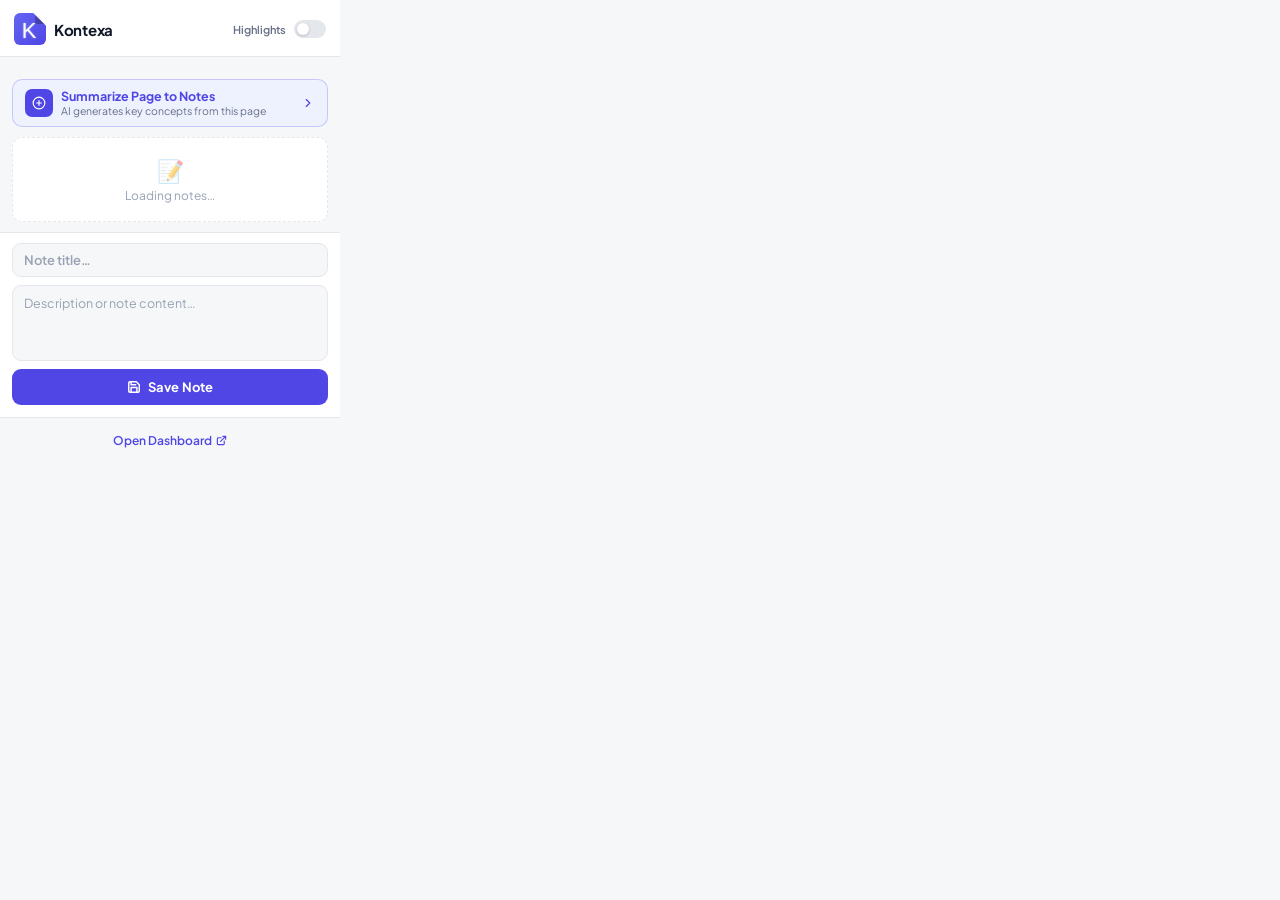
<file: extension/popup/popup.html>
<!doctype html>
<html lang="en">
  <head>
    <meta charset="UTF-8" />
    <link
      rel="stylesheet"
      href="https://fonts.googleapis.com/css2?family=Plus+Jakarta+Sans:wght@400;500;600;700&display=swap"
    />
    <style>
      /* ══════════════════════════════════════════
         THEME VARIABLES (synced with dashboard)
      ══════════════════════════════════════════ */
      @import url("https://fonts.cdnfonts.com/css/neoneon");
      :root,
      [data-theme="indigo"] {
        --bg: #f6f7f9;
        --sur: #fff;
        --bdr: #e4e7ec;
        --ink: #101828;
        --ink2: #344054;
        --mut: #667085;
        --mut2: #98a2b3;
        --acc: #4f46e5;
        --acc-bg: #eef2ff;
        --acc-hover: #4338ca;
        --hbg: #fffbeb;
        --hbdr: #f59e0b;
        --logo1: #6366f1;
        --logo2: #4f46e5;
        --bdrs: #c8cdd6;
      }
      [data-theme="nova"] {
        --bg: #f6f7f9;
        --sur: #fff;
        --bdr: #e4e7ec;
        --ink: #101828;
        --ink2: #344054;
        --mut: #667085;
        --mut2: #98a2b3;
        --acc: #4f46e5;
        --acc-bg: #eef2ff;
        --acc-hover: #4338ca;
        --hbg: #fffbeb;
        --hbdr: #f59e0b;
        --logo1: #6366f1;
        --logo2: #4f46e5;
        --bdrs: #c8cdd6;
      }
      [data-theme="emerald"] {
        --bg: #f3faf7;
        --sur: #fff;
        --bdr: #d1fae5;
        --ink: #064e3b;
        --ink2: #065f46;
        --mut: #34d399;
        --mut2: #6ee7b7;
        --acc: #059669;
        --acc-bg: #d1fae5;
        --acc-hover: #047857;
        --hbg: #ecfdf5;
        --hbdr: #10b981;
        --logo1: #34d399;
        --logo2: #059669;
        --bdrs: #a7d7c5;
      }
      [data-theme="rose"] {
        --bg: #fff1f2;
        --sur: #fff;
        --bdr: #fecdd3;
        --ink: #4c0519;
        --ink2: #881337;
        --mut: #f43f5e;
        --mut2: #fb7185;
        --acc: #e11d48;
        --acc-bg: #ffe4e6;
        --acc-hover: #be123c;
        --hbg: #fff1f2;
        --hbdr: #fb7185;
        --logo1: #fb7185;
        --logo2: #e11d48;
        --bdrs: #f4a7b5;
      }
      [data-theme="amber"] {
        --bg: #fffbeb;
        --sur: #fff;
        --bdr: #fde68a;
        --ink: #451a03;
        --ink2: #78350f;
        --mut: #d97706;
        --mut2: #fbbf24;
        --acc: #d97706;
        --acc-bg: #fef3c7;
        --acc-hover: #b45309;
        --hbg: #fef3c7;
        --hbdr: #f59e0b;
        --logo1: #fbbf24;
        --logo2: #d97706;
        --bdrs: #f0cc6e;
      }
      [data-theme="slate"] {
        --bg: #0f172a;
        --sur: #1e293b;
        --bdr: #334155;
        --ink: #f1f5f9;
        --ink2: #cbd5e1;
        --mut: #64748b;
        --mut2: #475569;
        --acc: #38bdf8;
        --acc-bg: #0c4a6e;
        --acc-hover: #0ea5e9;
        --hbg: #1e3a5f;
        --hbdr: #38bdf8;
        --logo1: #38bdf8;
        --logo2: #0ea5e9;
        --bdrs: #3d5068;
      }
      [data-theme="violet"] {
        --bg: #faf5ff;
        --sur: #fff;
        --bdr: #e9d5ff;
        --ink: #2e1065;
        --ink2: #4c1d95;
        --mut: #7c3aed;
        --mut2: #a78bfa;
        --acc: #7c3aed;
        --acc-bg: #ede9fe;
        --acc-hover: #6d28d9;
        --hbg: #f5f3ff;
        --hbdr: #8b5cf6;
        --logo1: #a78bfa;
        --logo2: #7c3aed;
        --bdrs: #c4b5fd;
      }

      /* ══════════════════════════════════════════
         BASE
      ══════════════════════════════════════════ */
      *,
      *::before,
      *::after {
        margin: 0;
        padding: 0;
        box-sizing: border-box;
      }

      body {
        width: 340px;
        font-family: "Plus Jakarta Sans", sans-serif;
        background: var(--bg);
        color: var(--ink);
        overflow: hidden;
        transition:
          background 0.3s,
          color 0.3s;
      }

      /* ══════════════════════════════════════════
         HEADER
      ══════════════════════════════════════════ */
      .header {
        display: flex;
        align-items: center;
        justify-content: space-between;
        padding: 13px 14px 11px;
        background: var(--sur);
        border-bottom: 1px solid var(--bdr);
        transition:
          background 0.3s,
          border-color 0.3s;
      }

      .brand {
        display: flex;
        align-items: center;
        gap: 8px;
      }
      .brand-logo {
        width: 27px;
        height: 27px;
        border-radius: 7px;
        background: linear-gradient(135deg, var(--logo1), var(--logo2));
        display: grid;
        place-items: center;
        flex-shrink: 0;
        transition:
          background 0.3s,
          transform 0.2s;
      }
      .brand-logo:hover {
        transform: scale(1.08);
      }
      .brand-logo svg {
        width: 13px;
        height: 13px;
        fill: #fff;
      }
      /* Ensure your Neoneon font is loaded here */
      .brand-logo {
        position: relative;
        display: flex;
        align-items: center;
        justify-content: center;
        width: 32px;
        height: 32px;
        background-color: #5459e8;
        /* UPDATED: Matches the 40% fold size exactly */
        /* (100% - 40% = 60%) -> 60% 0, 100% 40% */
        clip-path: polygon(0 0, 60% 0, 100% 40%, 100% 100%, 0 100%);
        border-radius: 6px; /* Reduced slightly, 10px is too much for a 32px box */
        overflow: hidden;
      }

      /* The Folded Flap */
      .brand-logo::before {
        content: "";
        position: absolute;
        top: 0;
        right: 0;
        width: 35%;
        height: 35%;
        background-color: rgba(
          0,
          0,
          0,
          0.25
        ); /* Slightly darker for better contrast */
        border-bottom-left-radius: 3px;
        z-index: 2;
      }

      .brand-text {
        font-family: "Neoneon", sans-serif;
        color: #fff;
        font-size: 22px; /* 25px is often too big for 32px container with padding */
        line-height: 1;
        position: relative;
        z-index: 1;
        /* Nudge the K away from the fold */
        margin-top: 4px;
        margin-left: -2px;
        text-shadow: 0 0 2px rgba(255, 255, 255, 0.5);
      }
      .brand-name {
        font-size: 15px;
        font-weight: 700;
        letter-spacing: -0.3px;
        color: var(--ink);
      }
      .brand-name span {
        color: var(--acc);
      }

      /* Header right — highlight toggle only */
      .header-right {
        display: flex;
        align-items: center;
        gap: 8px;
      }
      .toggle-label-sm {
        font-size: 11px;
        font-weight: 600;
        color: var(--mut);
        white-space: nowrap;
      }
      .switch {
        position: relative;
        display: inline-block;
        width: 32px;
        height: 18px;
        flex-shrink: 0;
      }
      .switch input {
        opacity: 0;
        width: 0;
        height: 0;
      }
      .slider {
        position: absolute;
        cursor: pointer;
        top: 0;
        left: 0;
        right: 0;
        bottom: 0;
        background: var(--bdr);
        border-radius: 20px;
        transition: 0.25s;
      }
      .slider::before {
        position: absolute;
        content: "";
        height: 12px;
        width: 12px;
        left: 3px;
        bottom: 3px;
        background: white;
        border-radius: 50%;
        transition: 0.25s;
        box-shadow: 0 1px 3px rgba(0, 0, 0, 0.2);
      }
      input:checked + .slider {
        background: var(--acc);
      }
      input:checked + .slider::before {
        transform: translateX(14px);
      }

      /* ══════════════════════════════════════════
         SCROLL BODY
      ══════════════════════════════════════════ */
      .body-scroll {
        max-height: 540px;
        overflow-y: auto;
        overflow-x: hidden;
        padding: 12px 12px 0;
      }
      .body-scroll::-webkit-scrollbar {
        width: 3px;
      }
      .body-scroll::-webkit-scrollbar-thumb {
        background: var(--bdr);
        border-radius: 3px;
      }

      /* ══════════════════════════════════════════
         AI BUTTON
      ══════════════════════════════════════════ */
      .ai-strip {
        display: flex;
        align-items: center;
        gap: 8px;
        background: var(--acc-bg);
        border: 1.5px solid color-mix(in srgb, var(--acc) 25%, transparent);
        border-radius: 10px;
        padding: 9px 12px;
        margin-bottom: 10px;
        cursor: pointer;
        transition: all 0.2s;
        font-family: inherit;
        width: 100%;
        text-align: left;
      }
      .ai-strip:hover {
        background: color-mix(in srgb, var(--acc) 15%, transparent);
        border-color: var(--acc);
      }
      .ai-strip:disabled {
        opacity: 0.65;
        cursor: not-allowed;
      }

      .ai-strip-icon {
        width: 28px;
        height: 28px;
        background: var(--acc);
        border-radius: 7px;
        display: grid;
        place-items: center;
        flex-shrink: 0;
        transition: transform 0.2s;
      }
      .ai-strip:hover:not(:disabled) .ai-strip-icon {
        transform: scale(1.08);
      }
      .ai-strip-icon svg {
        stroke: #fff;
        fill: none;
        stroke-width: 2;
        stroke-linecap: round;
        stroke-linejoin: round;
      }

      .ai-strip-text {
        flex: 1;
      }
      .ai-strip-title {
        font-size: 12.5px;
        font-weight: 700;
        color: var(--acc);
        display: block;
        line-height: 1.2;
      }
      .ai-strip-sub {
        font-size: 10.5px;
        color: var(--mut);
        display: block;
      }

      /* ══════════════════════════════════════════
         AI PREVIEW CONTAINER
      ══════════════════════════════════════════ */
      #aiNotesContainer {
        margin-bottom: 10px;
        display: none;
      }

      .ai-preview-header {
        display: flex;
        justify-content: space-between;
        align-items: center;
        margin-bottom: 8px;
      }
      .ai-preview-label {
        font-size: 11px;
        font-weight: 700;
        letter-spacing: 0.06em;
        text-transform: uppercase;
        color: var(--acc);
      }
      .ai-cancel-btn {
        background: none;
        border: none;
        cursor: pointer;
        font-size: 11px;
        color: var(--mut);
        font-family: inherit;
        padding: 2px 6px;
        border-radius: 4px;
        transition: color 0.15s;
      }
      .ai-cancel-btn:hover {
        color: var(--ink);
      }

      .ai-review-card {
        background: var(--sur);
        border: 1.5px solid var(--bdr);
        border-radius: 9px;
        padding: 10px 11px;
        margin-bottom: 6px;
        display: flex;
        gap: 9px;
        align-items: flex-start;
        cursor: pointer;
        transition:
          border-color 0.15s,
          box-shadow 0.15s;
        animation: cardIn 0.28s cubic-bezier(0.16, 1, 0.3, 1) both;
      }
      .ai-review-card:hover {
        border-color: var(--acc);
        box-shadow: 0 2px 10px color-mix(in srgb, var(--acc) 10%, transparent);
      }

      .ai-review-card input[type="checkbox"] {
        margin-top: 2px;
        flex-shrink: 0;
        cursor: pointer;
        accent-color: var(--acc);
        width: 14px;
        height: 14px;
      }
      .ai-review-card-body {
        flex: 1;
      }
      .ai-review-title {
        font-size: 12.5px;
        font-weight: 700;
        color: var(--ink);
        margin-bottom: 3px;
        display: block;
        line-height: 1.3;
      }
      .ai-review-content {
        font-size: 11.5px;
        color: var(--ink2);
        line-height: 1.5;
      }

      .ai-save-btn {
        width: 100%;
        padding: 9px;
        background: var(--acc);
        color: white;
        border: none;
        border-radius: 8px;
        cursor: pointer;
        font-weight: 700;
        font-size: 13px;
        font-family: inherit;
        margin-top: 4px;
        transition:
          background 0.2s,
          transform 0.1s;
        display: flex;
        align-items: center;
        justify-content: center;
        gap: 6px;
      }
      .ai-save-btn:hover {
        background: var(--acc-hover);
      }
      .ai-save-btn:active {
        transform: scale(0.98);
      }

      /* No transcript error */
      .ai-error-card {
        background: #fef2f2;
        border: 1.5px solid #fecaca;
        border-radius: 9px;
        padding: 13px;
        font-size: 12.5px;
        color: #7f1d1d;
        line-height: 1.6;
        margin-bottom: 6px;
      }
      .ai-error-card strong {
        font-size: 13px;
        display: block;
        margin-bottom: 6px;
      }
      .ai-error-card ul {
        padding-left: 16px;
        display: flex;
        flex-direction: column;
        gap: 5px;
        margin-top: 6px;
      }
      .ai-error-btn-primary {
        margin-top: 11px;
        width: 100%;
        padding: 8px;
        background: var(--acc);
        color: white;
        border: none;
        border-radius: 7px;
        cursor: pointer;
        font-weight: 700;
        font-size: 12.5px;
        font-family: inherit;
        transition: background 0.2s;
      }
      .ai-error-btn-primary:hover {
        background: var(--acc-hover);
      }
      .ai-error-btn-dismiss {
        margin-top: 6px;
        width: 100%;
        padding: 7px;
        background: none;
        border: 1px solid #fca5a5;
        border-radius: 7px;
        cursor: pointer;
        color: #991b1b;
        font-size: 11.5px;
        font-family: inherit;
      }

      /* ══════════════════════════════════════════
         NOTES LIST
      ══════════════════════════════════════════ */
      .section-label {
        font-size: 10px;
        font-weight: 700;
        letter-spacing: 0.08em;
        text-transform: uppercase;
        color: var(--mut2);
        margin-bottom: 7px;
        display: block;
        padding: 0 1px;
      }

      #notesList {
        margin-bottom: 10px;
      }

      .empty-state {
        text-align: center;
        font-size: 12px;
        color: var(--mut2);
        padding: 18px 0;
        background: var(--sur);
        border: 1.5px dashed var(--bdr);
        border-radius: 10px;
      }
      .empty-state-icon {
        font-size: 22px;
        margin-bottom: 4px;
        opacity: 0.5;
      }

      /* Note card — matches redesigned dashboard cards */
      .note-card {
        position: relative;
        background: var(--sur);
        border: 1.5px solid var(--bdr);
        border-radius: 11px;
        margin-bottom: 7px;
        overflow: hidden;
        transition:
          border-color 0.18s,
          box-shadow 0.18s,
          transform 0.18s;
        animation: cardIn 0.3s cubic-bezier(0.16, 1, 0.3, 1) both;
      }
      .note-card:hover {
        border-color: var(--acc);
        box-shadow: 0 4px 14px color-mix(in srgb, var(--acc) 12%, transparent);
        transform: translateY(-1px);
      }

      @keyframes cardIn {
        from {
          opacity: 0;
          transform: translateY(10px) scale(0.97);
        }
        to {
          opacity: 1;
          transform: translateY(0) scale(1);
        }
      }

      .note-card-top {
        padding: 10px 11px 8px;
        display: flex;
        flex-direction: column;
        gap: 6px;
      }

      /* Title row with inline action buttons */
      .note-title-row {
        display: flex;
        align-items: flex-start;
        justify-content: space-between;
        gap: 6px;
      }
      .note-title {
        font-size: 13px;
        font-weight: 700;
        color: var(--ink);
        line-height: 1.35;
        flex: 1;
        /* clamp to 2 lines */
        display: -webkit-box;
        -webkit-line-clamp: 2;
        -webkit-box-orient: vertical;
        overflow: hidden;
      }
      .note-actions {
        display: flex;
        gap: 3px;
        flex-shrink: 0;
        margin-top: 1px;
      }
      .btn-edit,
      .btn-delete {
        width: 22px;
        height: 22px;
        border-radius: 5px;
        border: 1px solid var(--bdr);
        background: var(--bg);
        display: grid;
        place-items: center;
        cursor: pointer;
        color: var(--mut2);
        font-size: 11px;
        line-height: 1;
        transition: all 0.15s;
      }
      .btn-edit:hover {
        border-color: var(--acc);
        color: var(--acc);
        background: var(--acc-bg);
      }
      .btn-delete:hover {
        border-color: #ef4444;
        color: #ef4444;
        background: #fff5f5;
      }

      /* Highlighted selection */
      .note-selection {
        font-size: 11px;
        color: #92400e;
        background: var(--hbg);
        border-left: 3px solid var(--hbdr);
        padding: 6px 9px;
        border-radius: 0 6px 6px 0;
        line-height: 1.45;
        font-style: italic;
        /* clamp to 3 lines */
        display: -webkit-box;
        -webkit-line-clamp: 3;
        -webkit-box-orient: vertical;
        overflow: hidden;
      }

      /* Body content */
      .note-content {
        font-size: 12px;
        color: var(--ink2);
        line-height: 1.55;
        display: -webkit-box;
        -webkit-line-clamp: 2;
        -webkit-box-orient: vertical;
        overflow: hidden;
      }

      /* Card footer — folder tag */
      .note-card-footer {
        padding: 5px 11px 8px;
        display: flex;
        align-items: center;
        gap: 5px;
      }
      .note-folder-tag {
        font-size: 9.5px;
        font-weight: 700;
        color: var(--acc);
        background: var(--acc-bg);
        border: 1px solid color-mix(in srgb, var(--acc) 28%, transparent);
        border-radius: 4px;
        padding: 1px 6px;
        display: inline-flex;
        align-items: center;
        gap: 3px;
      }
      .note-pinned-tag {
        font-size: 9.5px;
        font-weight: 700;
        color: #92400e;
        background: #fef3c7;
        border: 1px solid #fde68a;
        border-radius: 4px;
        padding: 1px 6px;
      }

      /* ══════════════════════════════════════════
         FORM / INPUT AREA
      ══════════════════════════════════════════ */
      .form-area {
        padding: 10px 12px 12px;
        border-top: 1px solid var(--bdr);
        background: var(--sur);
        transition:
          background 0.3s,
          border-color 0.3s;
      }

      .form-area input[type="text"],
      .form-area textarea,
      .form-area select {
        width: 100%;
        border: 1.5px solid var(--bdr);
        border-radius: 9px;
        padding: 8px 11px;
        font-family: inherit;
        background: var(--bg);
        color: var(--ink);
        transition:
          border-color 0.2s,
          box-shadow 0.2s,
          background 0.3s;
        outline: none;
        display: block;
        margin-bottom: 8px;
      }
      .form-area input[type="text"] {
        font-size: 13px;
        font-weight: 600;
      }
      .form-area textarea {
        resize: none;
        min-height: 58px;
        font-size: 12.5px;
        line-height: 1.55;
      }
      .form-area select {
        font-size: 12.5px;
        cursor: pointer;
        margin-bottom: 8px;
      }
      .form-area input::placeholder,
      .form-area textarea::placeholder {
        color: var(--mut2);
      }
      .form-area input:focus,
      .form-area textarea:focus,
      .form-area select:focus {
        border-color: var(--acc);
        box-shadow: 0 0 0 3px color-mix(in srgb, var(--acc) 12%, transparent);
      }

      /* Folder row */
      #folderRow {
        display: none;
        align-items: center;
        gap: 8px;
        margin-bottom: 8px;
      }
      #folderRow label {
        font-size: 11.5px;
        font-weight: 600;
        color: var(--mut);
        white-space: nowrap;
        display: flex;
        align-items: center;
        gap: 4px;
      }
      #folderRow select {
        flex: 1;
        margin-bottom: 0;
      }

      /* General note toggle */
      #generalToggleRow {
        display: flex;
        align-items: center;
        gap: 8px;
        padding: 5px 0 8px;
        cursor: pointer;
        user-select: none;
      }
      #generalToggleRow label {
        display: flex;
        align-items: center;
        gap: 8px;
        cursor: pointer;
        width: 100%;
        font-size: 12px;
        color: var(--mut);
        font-weight: 600;
      }
      #generalToggleSwitch {
        width: 30px;
        height: 17px;
        background: var(--bdr);
        border-radius: 20px;
        position: relative;
        transition: background 0.22s;
        flex-shrink: 0;
      }
      #generalToggleThumb {
        width: 13px;
        height: 13px;
        background: white;
        border-radius: 50%;
        position: absolute;
        top: 2px;
        left: 2px;
        transition: left 0.22s;
        box-shadow: 0 1px 3px rgba(0, 0, 0, 0.2);
      }

      /* Save button */
      #saveBtn {
        width: 100%;
        background: var(--acc);
        color: white;
        border: none;
        padding: 10px;
        border-radius: 9px;
        cursor: pointer;
        font-weight: 700;
        font-size: 13px;
        font-family: inherit;
        letter-spacing: 0.01em;
        transition:
          background 0.2s,
          transform 0.12s,
          box-shadow 0.2s;
        display: flex;
        align-items: center;
        justify-content: center;
        gap: 7px;
      }
      #saveBtn:hover {
        background: var(--acc-hover);
        box-shadow: 0 4px 14px color-mix(in srgb, var(--acc) 30%, transparent);
      }
      #saveBtn:active {
        transform: scale(0.97);
      }
      #saveBtn:disabled {
        opacity: 0.6;
        cursor: not-allowed;
      }

      /* ══════════════════════════════════════════
         FOOTER
      ══════════════════════════════════════════ */
      .footer {
        text-align: center;
        padding: 10px 12px 12px;
        border-top: 1px solid var(--bdr);
        background: var(--bg);
        transition:
          background 0.3s,
          border-color 0.3s;
      }
      .footer a {
        font-size: 12px;
        color: var(--acc);
        text-decoration: none;
        font-weight: 600;
        transition: opacity 0.15s;
        display: inline-flex;
        align-items: center;
        gap: 4px;
      }
      .footer a:hover {
        opacity: 0.72;
      }
    </style>
  </head>
  <body>
    <!-- ═══════════════════════════════════
         HEADER
    ════════════════════════════════════ -->
    <div class="header">
      <div class="brand">
        <div class="brand-logo">
          <span class="brand-text">K</span>
        </div>
        <span class="brand-name">Kontexa</span>
      </div>

      <div class="header-right">
        <span class="toggle-label-sm">Highlights</span>
        <label class="switch" title="Show webpage highlights">
          <input type="checkbox" id="highlightToggle" />
          <span class="slider"></span>
        </label>
      </div>
    </div>

    <!-- ═══════════════════════════════════
         SCROLLABLE BODY
    ════════════════════════════════════ -->
    <div class="body-scroll">
      <!-- AI Summarize Strip -->
      <button id="aiGenerateBtn" class="ai-strip" style="margin-top: 10px">
        <div class="ai-strip-icon">
          <svg viewBox="0 0 24 24" width="14" height="14">
            <path d="M12 2a10 10 0 100 20 10 10 0 000-20z" />
            <path d="M8 12h8M12 8v8" />
          </svg>
        </div>
        <div class="ai-strip-text">
          <span class="ai-strip-title">Summarize Page to Notes</span>
          <span class="ai-strip-sub"
            >AI generates key concepts from this page</span
          >
        </div>
        <svg
          viewBox="0 0 24 24"
          width="14"
          height="14"
          style="
            stroke: var(--acc);
            fill: none;
            stroke-width: 2;
            stroke-linecap: round;
            stroke-linejoin: round;
            flex-shrink: 0;
          "
        >
          <path d="m9 18 6-6-6-6" />
        </svg>
      </button>

      <!-- AI Review Container -->
      <div id="aiNotesContainer"></div>

      <!-- Notes List -->
      <div id="notesList">
        <div class="empty-state">
          <div class="empty-state-icon">📝</div>
          <div>Loading notes…</div>
        </div>
      </div>
    </div>

    <!-- ═══════════════════════════════════
         FORM AREA (fixed at bottom)
    ════════════════════════════════════ -->
    <div class="form-area">
      <input type="text" id="noteTitle" placeholder="Note title…" />
      <textarea
        id="noteInput"
        placeholder="Description or note content…"
        rows="3"
      ></textarea>

      <!-- General Note Toggle (injected by JS, but placeholder here) -->
      <div id="generalToggleRow" style="display: none">
        <label>
          <div id="generalToggleSwitch">
            <div id="generalToggleThumb"></div>
          </div>
          <span>Save as General Note</span>
        </label>
      </div>

      <!-- Folder Row -->
      <div id="folderRow">
        <label for="folderSelect">
          <svg
            viewBox="0 0 24 24"
            style="
              width: 11px;
              height: 11px;
              stroke: var(--mut);
              fill: none;
              stroke-width: 2;
              stroke-linecap: round;
              stroke-linejoin: round;
            "
          >
            <path
              d="M22 19a2 2 0 0 1-2 2H4a2 2 0 0 1-2-2V5a2 2 0 0 1 2-2h5l2 3h9a2 2 0 0 1 2 2z"
            />
          </svg>
          Folder
        </label>
        <select id="folderSelect">
          <option value="">No folder</option>
        </select>
      </div>

      <button id="saveBtn">
        <svg
          viewBox="0 0 24 24"
          width="14"
          height="14"
          style="
            stroke: #fff;
            fill: none;
            stroke-width: 2.5;
            stroke-linecap: round;
            stroke-linejoin: round;
          "
        >
          <path
            d="M19 21H5a2 2 0 0 1-2-2V5a2 2 0 0 1 2-2h11l5 5v11a2 2 0 0 1-2 2z"
          />
          <polyline points="17 21 17 13 7 13 7 21" />
          <polyline points="7 3 7 8 15 8" />
        </svg>
        Save Note
      </button>
    </div>

    <!-- ═══════════════════════════════════
         FOOTER
    ════════════════════════════════════ -->
    <div class="footer">
      <a href="#" id="openDashboard">
        Open Dashboard
        <svg
          viewBox="0 0 24 24"
          width="11"
          height="11"
          style="
            stroke: currentColor;
            fill: none;
            stroke-width: 2.5;
            stroke-linecap: round;
            stroke-linejoin: round;
          "
        >
          <path d="M18 13v6a2 2 0 0 1-2 2H5a2 2 0 0 1-2-2V8a2 2 0 0 1 2-2h6" />
          <polyline points="15 3 21 3 21 9" />
          <line x1="10" y1="14" x2="21" y2="3" />
        </svg>
      </a>
    </div>

    <script src="../pro.js"></script>
    <script src="../ai_service.js"></script>
    <script src="../themes.js"></script>
    <script src="popup.js"></script>
  </body>
</html>
</file>
<file: backend/mobile/app.css>
/* ══════════════════════════════════════════════════════════
   CSS VARIABLES — ALL THEMES
══════════════════════════════════════════════════════════ */
@import url("https://fonts.cdnfonts.com/css/neoneon");
:root {
  --bg: #f6f7f9;
  --sur: #ffffff;
  --bdr: #e4e7ec;
  --bdrs: #d0d5dd;
  --ink: #101828;
  --ink2: #344054;
  --mut: #667085;
  --mut2: #98a2b3;
  --acc: #4f46e5;
  --acc-bg: #eef2ff;
  --acc-h: #4338ca;
  --hbg: #fffbeb;
  --hbdr: #f59e0b;
  --logo1: #6366f1;
  --logo2: #4f46e5;
  --cr: 14px;
  --cs: 0 2px 10px rgba(0, 0, 0, 0.06);
  --cbl: none;
  --bgd: none;
  --nav: #ffffff;
  --ff: "Plus Jakarta Sans", sans-serif;
  --st: env(safe-area-inset-top, 0px);
  --sb: env(safe-area-inset-bottom, 0px);
}
[data-theme="midnight"] {
  --bg: #080f1a;
  --sur: #111827;
  --bdr: #1f2d3d;
  --bdrs: #2d3f52;
  --ink: #e2e8f0;
  --ink2: #94a3b8;
  --mut: #475569;
  --mut2: #334155;
  --acc: #22d3ee;
  --acc-bg: #0c2233;
  --acc-h: #06b6d4;
  --hbg: #1a2535;
  --hbdr: #22d3ee;
  --logo1: #38bdf8;
  --logo2: #22d3ee;
  --cr: 10px;
  --cs: 0 0 0 1px #1f2d3d, 0 4px 24px rgba(0, 0, 0, 0.4);
  --bgd: radial-gradient(
    ellipse 80% 60% at 50% -10%,
    rgba(34, 211, 238, 0.06) 0%,
    transparent 70%
  );
  --nav: #0d1520;
}
[data-theme="aurora"] {
  --bg: #0d0d1a;
  --sur: #13132a;
  --bdr: #2a1f4a;
  --bdrs: #3d2b6e;
  --ink: #f0e6ff;
  --ink2: #c4b5fd;
  --mut: #7c6fcd;
  --mut2: #4c3d8a;
  --acc: #a855f7;
  --acc-bg: #1e0a3c;
  --acc-h: #9333ea;
  --hbg: #1a0a2e;
  --hbdr: #ec4899;
  --logo1: #a855f7;
  --logo2: #ec4899;
  --cr: 14px;
  --cs: 0 4px 30px rgba(168, 85, 247, 0.15);
  --bgd:
    radial-gradient(
      ellipse 100% 80% at 0% 100%,
      rgba(236, 72, 153, 0.08) 0%,
      transparent 50%
    ),
    radial-gradient(
      ellipse 80% 60% at 100% 0%,
      rgba(168, 85, 247, 0.1) 0%,
      transparent 50%
    );
  --nav: #0f0f22;
}
[data-theme="forest"] {
  --bg: #f0faf4;
  --sur: #ffffff;
  --bdr: #bbf7d0;
  --bdrs: #86efac;
  --ink: #14532d;
  --ink2: #166534;
  --mut: #4ade80;
  --mut2: #86efac;
  --acc: #16a34a;
  --acc-bg: #dcfce7;
  --acc-h: #15803d;
  --hbg: #fefce8;
  --hbdr: #a3e635;
  --logo1: #4ade80;
  --logo2: #16a34a;
  --cr: 14px;
  --cs: 0 2px 12px rgba(22, 163, 74, 0.08);
  --cbl: 4px solid #4ade80;
  --nav: #f0fdf4;
}
[data-theme="parchment"] {
  --bg: #fdf6e3;
  --sur: #fef9ed;
  --bdr: #e8d5a3;
  --bdrs: #d4b483;
  --ink: #3b2a1a;
  --ink2: #5c3d1e;
  --mut: #a07850;
  --mut2: #c4a46b;
  --acc: #c2410c;
  --acc-bg: #fff7ed;
  --acc-h: #9a3412;
  --hbg: #fef3c7;
  --hbdr: #d97706;
  --logo1: #d97706;
  --logo2: #c2410c;
  --cr: 4px;
  --cs:
    2px 3px 8px rgba(59, 42, 26, 0.12), inset 0 0 0 1px rgba(59, 42, 26, 0.06);
  --nav: #fdf0d5;
}
[data-theme="slate"] {
  --bg: #f8fafc;
  --sur: #ffffff;
  --bdr: #e2e8f0;
  --bdrs: #cbd5e1;
  --ink: #0f172a;
  --ink2: #1e293b;
  --mut: #64748b;
  --mut2: #94a3b8;
  --acc: #0f172a;
  --acc-bg: #f1f5f9;
  --acc-h: #1e293b;
  --hbg: #f8fafc;
  --hbdr: #475569;
  --logo1: #334155;
  --logo2: #0f172a;
  --cr: 8px;
  --cs: 0 1px 3px rgba(0, 0, 0, 0.06), 0 0 0 1px rgba(0, 0, 0, 0.04);
  --nav: #f8fafc;
}
[data-theme="sunset"] {
  --bg: #fff7f3;
  --sur: #ffffff;
  --bdr: #fed7aa;
  --bdrs: #fdba74;
  --ink: #431407;
  --ink2: #7c2d12;
  --mut: #ea580c;
  --mut2: #fb923c;
  --acc: #ea580c;
  --acc-bg: #fff1e6;
  --acc-h: #c2410c;
  --hbg: #fef3c7;
  --hbdr: #f59e0b;
  --logo1: #f97316;
  --logo2: #e11d48;
  --cr: 12px;
  --cs: 0 4px 16px rgba(234, 88, 12, 0.1);
  --bgd: radial-gradient(
    ellipse 70% 50% at 100% 0%,
    rgba(249, 115, 22, 0.06) 0%,
    transparent 60%
  );
  --nav: #fff3ee;
}
[data-theme="arctic"] {
  --bg: #f0f9ff;
  --sur: #ffffff;
  --bdr: #bae6fd;
  --bdrs: #7dd3fc;
  --ink: #0c2340;
  --ink2: #0e3a5c;
  --mut: #38bdf8;
  --mut2: #7dd3fc;
  --acc: #0284c7;
  --acc-bg: #e0f2fe;
  --acc-h: #0369a1;
  --hbg: #f0f9ff;
  --hbdr: #38bdf8;
  --logo1: #7dd3fc;
  --logo2: #0284c7;
  --cr: 16px;
  --cs: 0 4px 20px rgba(2, 132, 199, 0.08);
  --bgd: radial-gradient(
    ellipse 90% 60% at 50% -20%,
    rgba(125, 211, 252, 0.15) 0%,
    transparent 60%
  );
  --nav: #e0f2fe;
}

/* ══════════════════════════════════════════════════════════
   BASE
══════════════════════════════════════════════════════════ */
*,
*::before,
*::after {
  box-sizing: border-box;
  margin: 0;
  padding: 0;
  -webkit-tap-highlight-color: transparent;
}
html,
body {
  height: 100%;
  width: 100%;
  overflow: hidden;
  background: var(--bg);
  color: var(--ink);
  font-family: var(--ff);
  font-size: 15px;
  line-height: 1.5;
  -webkit-font-smoothing: antialiased;
  transition:
    background 0.3s,
    color 0.3s;
}
#app {
  height: 100%;
  display: flex;
  flex-direction: column;
  background: var(--bg);
  position: relative;
  overflow: hidden;
}
.bg-deco {
  position: fixed;
  inset: 0;
  pointer-events: none;
  z-index: 0;
  background: var(--bgd, none);
  transition: background 0.4s;
}

/* ══════════════════════════════════════════════════════════
   TOPBAR
══════════════════════════════════════════════════════════ */
.topbar {
  padding: calc(var(--st) + 12px) 16px 12px;
  display: flex;
  align-items: center;
  gap: 10px;
  background: var(--nav);
  border-bottom: 1px solid var(--bdr);
  z-index: 50;
  flex-shrink: 0;
  transition:
    background 0.3s,
    border-color 0.3s;
  animation: topbarIn 0.4s cubic-bezier(0.16, 1, 0.3, 1) both;
}
@keyframes topbarIn {
  from {
    opacity: 0;
    transform: translateY(-8px);
  }
  to {
    opacity: 1;
    transform: translateY(0);
  }
}
.logo-wrap {
  display: flex;
  align-items: center;
  gap: 9px;
  flex: 1;
  min-width: 0;
}
.logo-mark {
  position: relative;
  display: flex;
  align-items: center;
  justify-content: center;
  width: 32px;
  height: 32px;
  background: linear-gradient(135deg, var(--logo1), var(--logo2));
  clip-path: polygon(0 0, 60% 0, 100% 40%, 100% 100%, 0 100%);
  border-radius: 6px;
  overflow: hidden;
  flex-shrink: 0;
  animation: logoBg 4s ease-in-out infinite;
}
.logo-mark::before {
  content: "";
  position: absolute;
  top: 0;
  right: 0;
  width: 35%;
  height: 35%;
  background-color: rgba(0, 0, 0, 0.25);
  border-bottom-left-radius: 3px;
  z-index: 2;
}
.logo-mark:active {
  transform: scale(0.92);
}
.logo-mark svg {
  width: 16px;
  height: 16px;
  stroke: #fff;
  fill: none;
  stroke-width: 2;
  stroke-linecap: round;
}
.logo-text {
  font-size: 17px;
  font-weight: 700;
  letter-spacing: -0.3px;
  white-space: nowrap;
}
.logo-text em {
  color: var(--acc);
  font-style: normal;
  transition: color 0.3s;
}

.tbbtns {
  display: flex;
  gap: 6px;
  flex-shrink: 0;
}
.ib {
  width: 36px;
  height: 36px;
  border-radius: 10px;
  border: 1px solid var(--bdr);
  background: var(--sur);
  color: var(--mut);
  display: flex;
  align-items: center;
  justify-content: center;
  cursor: pointer;
  transition: all 0.18s;
  flex-shrink: 0;
}
.ib:active {
  transform: scale(0.88);
  background: var(--acc-bg);
  color: var(--acc);
}
.ib svg {
  width: 17px;
  height: 17px;
  stroke: currentColor;
  fill: none;
  stroke-width: 2;
  stroke-linecap: round;
}

/* ══════════════════════════════════════════════════════════
   SEARCH BAR
══════════════════════════════════════════════════════════ */
.sbar {
  padding: 10px 14px;
  background: var(--nav);
  border-bottom: 1px solid var(--bdr);
  flex-shrink: 0;
  transition: background 0.3s;
  animation: topbarIn 0.4s 0.05s cubic-bezier(0.16, 1, 0.3, 1) both;
}
.si {
  display: flex;
  align-items: center;
  gap: 9px;
  background: var(--bg);
  border: 1.5px solid var(--bdr);
  border-radius: 12px;
  padding: 8px 12px;
  transition:
    border-color 0.2s,
    box-shadow 0.2s,
    background 0.3s;
}
.si:focus-within {
  border-color: var(--acc);
  box-shadow: 0 0 0 3px color-mix(in srgb, var(--acc) 12%, transparent);
}
.si svg {
  width: 15px;
  height: 15px;
  stroke: var(--mut);
  fill: none;
  stroke-width: 2;
  flex-shrink: 0;
}
.si input {
  flex: 1;
  background: none;
  border: none;
  outline: none;
  color: var(--ink);
  font-family: inherit;
  font-size: 14px;
  caret-color: var(--acc);
}
.si input::placeholder {
  color: var(--mut2);
}
.sc {
  background: none;
  border: none;
  cursor: pointer;
  color: var(--mut2);
  opacity: 0;
  pointer-events: none;
  transition: opacity 0.15s;
  display: flex;
  align-items: center;
  justify-content: center;
  padding: 2px;
}
.sc svg {
  width: 14px;
  height: 14px;
  stroke: currentColor;
  fill: none;
  stroke-width: 2.5;
  stroke-linecap: round;
}
.sc.on {
  opacity: 1;
  pointer-events: all;
}

/* ══════════════════════════════════════════════════════════
   MAIN SCROLL / VIEWS
══════════════════════════════════════════════════════════ */
.ms {
  flex: 1;
  overflow-y: auto;
  position: relative;
  z-index: 1;
  padding-bottom: calc(var(--sb) + 72px);
  scroll-behavior: smooth;
}
.ms::-webkit-scrollbar {
  display: none;
}

.view {
  display: none;
}
.view.active {
  display: block;
  animation: viewIn 0.32s cubic-bezier(0.16, 1, 0.3, 1) both;
}
@keyframes viewIn {
  from {
    opacity: 0;
    transform: translateY(12px);
  }
  to {
    opacity: 1;
    transform: translateY(0);
  }
}

/* ══════════════════════════════════════════════════════════
   AUTH SCREENS
══════════════════════════════════════════════════════════ */
.auth {
  display: flex;
  flex-direction: column;
  align-items: center;
  justify-content: center;
  min-height: 72vh;
  padding: 32px 24px;
  text-align: center;
  gap: 16px;
  animation: viewIn 0.4s cubic-bezier(0.16, 1, 0.3, 1) both;
}
.auth-logo {
  width: 72px;
  height: 72px;
  border-radius: 22px;
  background: linear-gradient(135deg, var(--logo1), var(--logo2));
  display: flex;
  align-items: center;
  justify-content: center;
  box-shadow: 0 12px 36px rgba(0, 0, 0, 0.18);
  animation: logoIn 0.5s cubic-bezier(0.34, 1.56, 0.64, 1) both;
}
@keyframes logoIn {
  from {
    opacity: 0;
    transform: scale(0.7) translateY(10px);
  }
  to {
    opacity: 1;
    transform: scale(1) translateY(0);
  }
}
.auth-logo svg {
  width: 36px;
  height: 36px;
  stroke: #fff;
  fill: none;
  stroke-width: 2;
  stroke-linecap: round;
}
.auth-ttl {
  font-size: 23px;
  font-weight: 800;
  color: var(--ink);
}
.auth-sub {
  font-size: 14px;
  color: var(--mut);
  line-height: 1.65;
  max-width: 286px;
}
.auth-btn {
  display: flex;
  align-items: center;
  justify-content: center;
  gap: 10px;
  width: 100%;
  max-width: 286px;
  padding: 14px 20px;
  background: var(--acc);
  border: none;
  border-radius: 14px;
  color: #fff;
  font-family: inherit;
  font-size: 15px;
  font-weight: 700;
  cursor: pointer;
  transition: all 0.18s;
  text-decoration: none;
  box-shadow: 0 4px 18px color-mix(in srgb, var(--acc) 30%, transparent);
}
.auth-btn:active {
  transform: scale(0.97);
  opacity: 0.92;
}
.auth-btn.sec {
  background: none;
  border: 1.5px solid var(--bdr);
  color: var(--ink);
  padding: 11px 20px;
  font-size: 14px;
  box-shadow: none;
}
.auth-note {
  font-size: 11.5px;
  color: var(--mut2);
  max-width: 260px;
  line-height: 1.5;
}
.pro-badge {
  display: inline-flex;
  align-items: center;
  gap: 5px;
  background: linear-gradient(135deg, var(--logo1), var(--logo2));
  color: #fff;
  font-size: 11px;
  font-weight: 700;
  padding: 4px 12px;
  border-radius: 20px;
}

/* ══════════════════════════════════════════════════════════
   STATS CHIPS
══════════════════════════════════════════════════════════ */
.stats {
  display: flex;
  gap: 8px;
  padding: 14px 14px 6px;
  overflow-x: auto;
  animation: viewIn 0.35s 0.05s cubic-bezier(0.16, 1, 0.3, 1) both;
}
.stats::-webkit-scrollbar {
  display: none;
}
.chip {
  display: flex;
  align-items: center;
  gap: 5px;
  white-space: nowrap;
  background: var(--sur);
  border: 1px solid var(--bdr);
  padding: 5px 12px;
  border-radius: 20px;
  font-size: 12px;
  font-weight: 600;
  color: var(--mut);
  transition:
    background 0.3s,
    border-color 0.3s;
}
.chip strong {
  color: var(--ink);
}
.chip-dot {
  width: 6px;
  height: 6px;
  border-radius: 50%;
  background: var(--acc);
}

/* ══════════════════════════════════════════════════════════
   SOURCE / FOLDER GROUPS
══════════════════════════════════════════════════════════ */
.grp {
  border-bottom: 1px solid var(--bdr);
  transition: border-color 0.3s;
  animation: grpIn 0.38s cubic-bezier(0.16, 1, 0.3, 1) both;
}
.grp:nth-child(1) {
  animation-delay: 0.04s;
}
.grp:nth-child(2) {
  animation-delay: 0.08s;
}
.grp:nth-child(3) {
  animation-delay: 0.12s;
}
.grp:nth-child(4) {
  animation-delay: 0.16s;
}
.grp:nth-child(5) {
  animation-delay: 0.2s;
}
.grp:nth-child(6) {
  animation-delay: 0.24s;
}
@keyframes grpIn {
  from {
    opacity: 0;
    transform: translateY(14px);
  }
  to {
    opacity: 1;
    transform: translateY(0);
  }
}

.grp-hd {
  display: flex;
  align-items: center;
  gap: 11px;
  padding: 14px 14px 10px;
  cursor: pointer;
  transition: background 0.15s;
  -webkit-tap-highlight-color: transparent;
}
.grp-hd:active {
  background: var(--acc-bg);
}

.grp-ico {
  width: 38px;
  height: 38px;
  border-radius: 11px;
  flex-shrink: 0;
  background: var(--acc-bg);
  border: 1px solid var(--bdr);
  display: flex;
  align-items: center;
  justify-content: center;
  transition:
    background 0.3s,
    border-color 0.3s,
    transform 0.2s;
}
.grp-hd:active .grp-ico {
  transform: scale(0.9);
}
.grp-ico svg {
  width: 16px;
  height: 16px;
  stroke: var(--acc);
  fill: none;
  stroke-width: 2;
  stroke-linecap: round;
  transition: stroke 0.3s;
}
.grp-ico.fdr {
  background: var(--hbg);
  border-color: color-mix(in srgb, var(--hbdr) 30%, transparent);
}
.grp-ico.fdr svg {
  stroke: var(--hbdr);
}

.grp-inf {
  flex: 1;
  min-width: 0;
}
.grp-name {
  font-size: 13.5px;
  font-weight: 700;
  color: var(--ink);
  white-space: nowrap;
  overflow: hidden;
  text-overflow: ellipsis;
}
/* Custom name highlight */
.grp-name[data-custom="true"] {
  color: var(--acc);
}
.grp-sub {
  font-size: 11px;
  color: var(--mut);
  margin-top: 1px;
}

.grp-cnt {
  font-size: 11px;
  font-weight: 700;
  background: var(--acc-bg);
  color: var(--acc);
  border: 1px solid color-mix(in srgb, var(--acc) 20%, transparent);
  padding: 3px 9px;
  border-radius: 20px;
  transition:
    background 0.3s,
    color 0.3s;
}

/* ══════════════════════════════════════════════════════════
   NOTE CARDS — redesigned to match dashboard
══════════════════════════════════════════════════════════ */
.clist {
  padding: 2px 12px 10px;
  display: flex;
  flex-direction: column;
  gap: 8px;
}

.nc {
  background: var(--sur);
  border: 1.5px solid var(--bdr);
  border-left: var(--cbl, 1.5px solid var(--bdr));
  border-radius: var(--cr);
  overflow: hidden;
  cursor: pointer;
  transition:
    border-color 0.18s,
    box-shadow 0.18s,
    transform 0.18s;
  box-shadow: var(--cs);
  animation: cardIn 0.3s cubic-bezier(0.16, 1, 0.3, 1) both;
  /* stagger via nth-child */
}
.nc:nth-child(1) {
  animation-delay: 0ms;
}
.nc:nth-child(2) {
  animation-delay: 55ms;
}
.nc:nth-child(3) {
  animation-delay: 110ms;
}
.nc:nth-child(4) {
  animation-delay: 165ms;
}
.nc:nth-child(5) {
  animation-delay: 220ms;
}
@keyframes cardIn {
  from {
    opacity: 0;
    transform: translateY(10px) scale(0.97);
  }
  to {
    opacity: 1;
    transform: translateY(0) scale(1);
  }
}
.nc:active {
  transform: scale(0.975);
  border-color: var(--acc);
  box-shadow: 0 4px 16px color-mix(in srgb, var(--acc) 14%, transparent);
}
.nc.pin {
  border-left: 3px solid var(--hbdr);
}

/* Card top — always has padding */
.nc-top {
  padding: 12px 13px 8px;
}

.nc-t {
  font-size: 13.5px;
  font-weight: 700;
  color: var(--ink);
  line-height: 1.35;
  margin-bottom: 6px;
  display: -webkit-box;
  -webkit-line-clamp: 2;
  -webkit-box-orient: vertical;
  overflow: hidden;
}

/* Highlighted quote */
.nc-s {
  font-size: 12px;
  color: #92400e;
  font-style: italic;
  background: var(--hbg);
  border-left: 2.5px solid var(--hbdr);
  padding: 6px 10px;
  border-radius: 0 7px 7px 0;
  margin-bottom: 6px;
  display: -webkit-box;
  -webkit-line-clamp: 2;
  -webkit-box-orient: vertical;
  overflow: hidden;
  line-height: 1.5;
  transition:
    background 0.3s,
    color 0.3s;
}

/* Body text */
.nc-b {
  font-size: 12.5px;
  color: var(--mut);
  line-height: 1.55;
  display: -webkit-box;
  -webkit-line-clamp: 2;
  -webkit-box-orient: vertical;
  overflow: hidden;
}

/* Full-bleed image */
.nc-img {
  width: 100%;
  border-top: 1px solid var(--bdr);
  display: block;
  object-fit: cover;
  aspect-ratio: 16/9;
  transition: opacity 0.2s;
}
.nc:active .nc-img {
  opacity: 0.88;
}

/* Footer — only when tags exist */
.nc-ft {
  display: flex;
  align-items: center;
  gap: 5px;
  flex-wrap: wrap;
  padding: 6px 13px 10px;
  border-top: 1px solid color-mix(in srgb, var(--bdr) 70%, transparent);
  background: color-mix(in srgb, var(--bg) 50%, transparent);
}

/* Empty content hint */
.nc-empty {
  padding: 0 13px 10px;
  font-size: 11.5px;
  color: var(--mut2);
  font-style: italic;
}

.tag {
  font-size: 10px;
  font-weight: 600;
  padding: 2px 8px;
  border-radius: 20px;
  background: var(--acc-bg);
  border: 1px solid color-mix(in srgb, var(--acc) 20%, transparent);
  color: var(--acc);
  transition:
    background 0.3s,
    color 0.3s,
    border-color 0.3s;
}
.tag.p {
  background: var(--hbg);
  border-color: color-mix(in srgb, var(--hbdr) 30%, transparent);
  color: #92400e;
}
.tag.d {
  background: var(--bg);
  color: var(--mut);
  border-color: var(--bdr);
}
.tstag {
  font-size: 10px;
  font-weight: 600;
  padding: 2px 8px;
  border-radius: 20px;
  background: #eef2ff;
  border: 1px solid #c7d2fe;
  color: #4f46e5;
}

/* View-all button */
.va {
  display: block;
  width: calc(100% - 24px);
  margin: 2px 12px 12px;
  padding: 10px;
  background: var(--acc-bg);
  border: 1.5px solid color-mix(in srgb, var(--acc) 25%, transparent);
  border-radius: var(--cr);
  color: var(--acc);
  font-size: 13px;
  font-weight: 600;
  font-family: inherit;
  cursor: pointer;
  text-align: center;
  transition: all 0.18s;
}
.va:active {
  background: var(--acc);
  color: white;
  transform: scale(0.98);
}

/* ══════════════════════════════════════════════════════════
   PAGE / NOTE DETAIL VIEWS
══════════════════════════════════════════════════════════ */
.bk {
  display: inline-flex;
  align-items: center;
  gap: 6px;
  color: var(--acc);
  font-size: 13.5px;
  font-weight: 700;
  background: none;
  border: none;
  font-family: inherit;
  cursor: pointer;
  padding: 14px 14px 6px;
  transition: opacity 0.15s;
}
.bk:active {
  opacity: 0.6;
}
.bk svg {
  width: 14px;
  height: 14px;
  stroke: currentColor;
  fill: none;
  stroke-width: 2.5;
  stroke-linecap: round;
}

.phd {
  display: flex;
  align-items: flex-start;
  gap: 12px;
  padding: 8px 14px 14px;
  flex-wrap: wrap;
}
.phd-ico {
  width: 40px;
  height: 40px;
  border-radius: 12px;
  flex-shrink: 0;
  background: var(--acc-bg);
  border: 1px solid var(--bdr);
  display: flex;
  align-items: center;
  justify-content: center;
}
.phd-ico svg {
  width: 18px;
  height: 18px;
  stroke: var(--acc);
  fill: none;
  stroke-width: 2;
  stroke-linecap: round;
}
.phd-inf {
  flex: 1;
  min-width: 0;
}
.phd-ttl {
  font-size: 19px;
  font-weight: 800;
  color: var(--ink);
  word-break: break-word;
  line-height: 1.2;
}
.phd-meta {
  font-size: 12px;
  color: var(--mut);
  margin-top: 3px;
}

.purl {
  display: block;
  font-size: 11.5px;
  color: var(--acc);
  padding: 0 14px 12px;
  word-break: break-all;
  text-decoration: none;
}

.nd {
  padding: 8px 14px 24px;
}
.nd-dom {
  display: inline-flex;
  align-items: center;
  gap: 5px;
  font-size: 11px;
  background: var(--acc-bg);
  border: 1px solid color-mix(in srgb, var(--acc) 20%, transparent);
  color: var(--mut);
  padding: 4px 10px;
  border-radius: 20px;
  margin-bottom: 10px;
}
.nd-ttl {
  font-size: 22px;
  font-weight: 800;
  color: var(--ink);
  margin-bottom: 10px;
  line-height: 1.25;
}
.nd-meta {
  display: flex;
  gap: 6px;
  flex-wrap: wrap;
  margin-bottom: 12px;
}
.nd-sel {
  font-style: italic;
  font-size: 14.5px;
  color: #92400e;
  background: var(--hbg);
  border-left: 3px solid var(--hbdr);
  padding: 12px 15px;
  border-radius: 0 10px 10px 0;
  margin-bottom: 14px;
  line-height: 1.6;
  transition:
    background 0.3s,
    color 0.3s;
}
.nd-body {
  font-size: 15px;
  color: var(--ink2);
  line-height: 1.75;
  white-space: pre-wrap;
  margin-bottom: 14px;
}
.nd-img {
  width: 100%;
  border-radius: var(--cr);
  border: 1px solid var(--bdr);
  margin-bottom: 14px;
}
.nd-src {
  display: flex;
  align-items: center;
  gap: 9px;
  background: var(--sur);
  border: 1px solid var(--bdr);
  border-radius: var(--cr);
  padding: 12px 13px;
  box-shadow: var(--cs);
}
.nd-src svg {
  width: 14px;
  height: 14px;
  stroke: var(--acc);
  fill: none;
  stroke-width: 2;
  flex-shrink: 0;
}
.nd-src a {
  font-size: 12px;
  color: var(--acc);
  text-decoration: none;
  word-break: break-all;
  flex: 1;
}

/* ══════════════════════════════════════════════════════════
   EMPTY / LOADER
══════════════════════════════════════════════════════════ */
.spin-wrap {
  display: flex;
  align-items: center;
  justify-content: center;
  padding: 60px 0;
}
.spin {
  width: 26px;
  height: 26px;
  border: 3px solid var(--bdr);
  border-top-color: var(--acc);
  border-radius: 50%;
  animation: sp 0.65s linear infinite;
}
@keyframes sp {
  to {
    transform: rotate(360deg);
  }
}

.empty {
  display: flex;
  flex-direction: column;
  align-items: center;
  justify-content: center;
  padding: 64px 24px;
  text-align: center;
  gap: 10px;
  animation: viewIn 0.35s cubic-bezier(0.16, 1, 0.3, 1) both;
}
.empty-ico {
  font-size: 48px;
  opacity: 0.5;
}
.empty-ttl {
  font-size: 18px;
  font-weight: 700;
  color: var(--ink);
}
.empty-sub {
  font-size: 13px;
  color: var(--mut);
  line-height: 1.6;
  max-width: 280px;
}

/* ══════════════════════════════════════════════════════════
   BOTTOM NAV
══════════════════════════════════════════════════════════ */
.bnav {
  position: fixed;
  bottom: 0;
  left: 0;
  right: 0;
  height: calc(60px + var(--sb));
  background: var(--nav);
  border-top: 1px solid var(--bdr);
  display: flex;
  align-items: flex-start;
  z-index: 50;
  transition:
    background 0.3s,
    border-color 0.3s;
  animation: navIn 0.4s 0.1s cubic-bezier(0.16, 1, 0.3, 1) both;
}
@keyframes navIn {
  from {
    opacity: 0;
    transform: translateY(16px);
  }
  to {
    opacity: 1;
    transform: translateY(0);
  }
}
.nt {
  flex: 1;
  display: flex;
  flex-direction: column;
  align-items: center;
  gap: 3px;
  cursor: pointer;
  padding: 4px 2px 0;
  color: var(--mut2);
  transition: color 0.2s;
  font-size: 10px;
  font-weight: 600;
  letter-spacing: 0.2px;
  position: relative;
}
.nt.on {
  color: var(--acc);
}
.nt-ico {
  width: 38px;
  height: 34px;
  border-radius: 11px;
  display: flex;
  align-items: center;
  justify-content: center;
  transition:
    background 0.2s,
    transform 0.2s;
  position: relative;
}
.nt.on .nt-ico {
  background: var(--acc-bg);
  transform: scale(1);
}
.nt:active .nt-ico {
  transform: scale(0.86);
}
.nt svg {
  width: 20px;
  height: 20px;
  stroke: currentColor;
  fill: none;
  stroke-width: 2;
  stroke-linecap: round;
  transition: transform 0.2s;
}
.nt.on svg {
  transform: scale(1.08);
}

/* Active indicator bar on bottom nav */
.nt.on::after {
  content: "";
  position: absolute;
  top: 0;
  left: 50%;
  transform: translateX(-50%);
  width: 28px;
  height: 2.5px;
  background: var(--acc);
  border-radius: 0 0 3px 3px;
  animation: barIn 0.25s cubic-bezier(0.34, 1.56, 0.64, 1) both;
}
@keyframes barIn {
  from {
    opacity: 0;
    transform: translateX(-50%) scaleX(0.3);
  }
  to {
    opacity: 1;
    transform: translateX(-50%) scaleX(1);
  }
}

/* ══════════════════════════════════════════════════════════
   DRAWER
══════════════════════════════════════════════════════════ */
.drw-o {
  position: fixed;
  inset: 0;
  background: rgba(0, 0, 0, 0.45);
  backdrop-filter: blur(6px);
  z-index: 98;
  opacity: 0;
  pointer-events: none;
  transition: opacity 0.25s;
}
.drw-o.on {
  opacity: 1;
  pointer-events: all;
}
.drw {
  position: fixed;
  top: 0;
  left: 0;
  bottom: 0;
  width: 78%;
  max-width: 300px;
  background: var(--sur);
  border-right: 1px solid var(--bdr);
  z-index: 99;
  transform: translateX(-100%);
  transition:
    transform 0.3s cubic-bezier(0.4, 0, 0.2, 1),
    background 0.3s,
    border-color 0.3s;
  display: flex;
  flex-direction: column;
  padding-top: var(--st);
  overflow: hidden;
}
.drw.on {
  transform: translateX(0);
}
.drw-hd {
  display: flex;
  align-items: center;
  justify-content: space-between;
  padding: 16px 16px 12px;
  border-bottom: 1px solid var(--bdr);
  flex-shrink: 0;
}
.drw-ttl {
  font-size: 14px;
  font-weight: 800;
  color: var(--ink);
}
.drw-x {
  width: 28px;
  height: 28px;
  border-radius: 8px;
  background: var(--bg);
  border: 1px solid var(--bdr);
  display: flex;
  align-items: center;
  justify-content: center;
  cursor: pointer;
  color: var(--mut);
  transition: all 0.15s;
}
.drw-x svg {
  stroke: currentColor;
  fill: none;
  stroke-width: 2.5;
  stroke-linecap: round;
}
.drw-x:active {
  background: var(--acc-bg);
  color: var(--acc);
}
.drw-sc {
  flex: 1;
  overflow-y: auto;
}
.drw-sc::-webkit-scrollbar {
  display: none;
}

.drw-sec {
  padding: 10px 0 4px;
}
.drw-lbl {
  font-size: 9.5px;
  font-weight: 700;
  letter-spacing: 1.2px;
  text-transform: uppercase;
  color: var(--mut2);
  padding: 0 16px 6px;
  display: block;
}
.drw-it {
  display: flex;
  align-items: center;
  gap: 9px;
  padding: 9px 16px;
  cursor: pointer;
  color: var(--ink2);
  font-size: 13.5px;
  transition: background 0.12s;
  position: relative;
  animation: fadeIn 0.25s cubic-bezier(0.16, 1, 0.3, 1) both;
}
.drw-it:active,
.drw-it.on {
  color: var(--acc);
  background: var(--acc-bg);
}
.drw-it.on::before {
  content: "";
  position: absolute;
  left: 0;
  top: 5px;
  bottom: 5px;
  width: 3px;
  border-radius: 0 3px 3px 0;
  background: var(--acc);
}
@keyframes fadeIn {
  from {
    opacity: 0;
    transform: translateX(-6px);
  }
  to {
    opacity: 1;
    transform: translateX(0);
  }
}
.drw-dot {
  width: 7px;
  height: 7px;
  border-radius: 50%;
  background: var(--acc);
  flex-shrink: 0;
  opacity: 0.5;
}
.drw-it.on .drw-dot {
  opacity: 1;
}
.drw-fdot {
  width: 7px;
  height: 7px;
  border-radius: 2px;
  background: var(--mut2);
  flex-shrink: 0;
}
.drw-nm {
  flex: 1;
  white-space: nowrap;
  overflow: hidden;
  text-overflow: ellipsis;
}
.drw-nm[data-custom="true"] {
  color: var(--acc);
  font-weight: 600;
}
.drw-bdg {
  font-size: 10px;
  font-weight: 600;
  background: var(--bg);
  border: 1px solid var(--bdr);
  color: var(--mut);
  padding: 1px 7px;
  border-radius: 20px;
}

/* ══════════════════════════════════════════════════════════
   MODAL SHEETS
══════════════════════════════════════════════════════════ */
.mo {
  position: fixed;
  inset: 0;
  background: rgba(0, 0, 0, 0.6);
  backdrop-filter: blur(10px);
  z-index: 200;
  opacity: 0;
  pointer-events: none;
  transition: opacity 0.22s;
  display: flex;
  align-items: flex-end;
}
.mo.on {
  opacity: 1;
  pointer-events: all;
}
.ms2 {
  width: 100%;
  background: var(--sur);
  border-top: 1px solid var(--bdr);
  border-radius: 22px 22px 0 0;
  max-height: 88vh;
  display: flex;
  flex-direction: column;
  transform: translateY(100%);
  transition:
    transform 0.32s cubic-bezier(0.4, 0, 0.2, 1),
    background 0.3s;
  padding-bottom: var(--sb);
  box-shadow: 0 -8px 40px rgba(0, 0, 0, 0.18);
}
.mo.on .ms2 {
  transform: translateY(0);
}

.pip {
  width: 38px;
  height: 4px;
  background: var(--bdrs);
  border-radius: 2px;
  margin: 10px auto 0;
  flex-shrink: 0;
}
.shd {
  display: flex;
  align-items: center;
  justify-content: space-between;
  padding: 10px 16px 12px;
  border-bottom: 1px solid var(--bdr);
  flex-shrink: 0;
}
.shd-left {
  display: flex;
  align-items: center;
  gap: 10px;
}
.shd-icon {
  width: 30px;
  height: 30px;
  border-radius: 8px;
  display: flex;
  align-items: center;
  justify-content: center;
  font-size: 15px;
  flex-shrink: 0;
}
.ai-icon {
  background: var(--acc);
}
.ai-icon svg {
  stroke: #fff;
  fill: none;
  stroke-width: 2;
  stroke-linecap: round;
}
.key-icon,
.th-icon,
.acct-icon {
  background: var(--acc-bg);
}

.sttl {
  font-size: 16px;
  font-weight: 800;
  color: var(--ink);
}
.sx {
  width: 28px;
  height: 28px;
  border-radius: 8px;
  background: var(--bg);
  border: 1px solid var(--bdr);
  display: flex;
  align-items: center;
  justify-content: center;
  cursor: pointer;
  color: var(--mut);
  transition: all 0.15s;
}
.sx svg {
  stroke: currentColor;
  fill: none;
  stroke-width: 2.5;
  stroke-linecap: round;
}
.sx:active {
  background: var(--acc-bg);
  color: var(--acc);
}

/* ══════════════════════════════════════════════════════════
   CHAT
══════════════════════════════════════════════════════════ */
.cbox {
  flex: 1;
  overflow-y: auto;
  padding: 14px;
  display: flex;
  flex-direction: column;
  gap: 10px;
}
.cbox::-webkit-scrollbar {
  display: none;
}
.cm {
  max-width: 85%;
  padding: 10px 14px;
  font-size: 13.5px;
  line-height: 1.55;
  animation: msgIn 0.25s cubic-bezier(0.16, 1, 0.3, 1) both;
}
@keyframes msgIn {
  from {
    opacity: 0;
    transform: translateY(8px) scale(0.96);
  }
  to {
    opacity: 1;
    transform: translateY(0) scale(1);
  }
}
.cm.u {
  align-self: flex-end;
  background: var(--acc);
  color: #fff;
  border-radius: 16px 16px 4px 16px;
  box-shadow: 0 4px 14px color-mix(in srgb, var(--acc) 28%, transparent);
}
.cm.a {
  align-self: flex-start;
  background: var(--bg);
  border: 1px solid var(--bdr);
  color: var(--ink2);
  border-radius: 16px 16px 16px 4px;
  transition:
    background 0.3s,
    border-color 0.3s;
}
.dots {
  display: flex;
  gap: 5px;
  align-items: center;
  padding: 14px 18px;
  background: var(--bg);
  border: 1px solid var(--bdr);
  border-radius: 16px 16px 16px 4px;
  align-self: flex-start;
}
.dots span {
  width: 7px;
  height: 7px;
  border-radius: 50%;
  background: var(--mut);
  animation: db 1.1s infinite;
}
.dots span:nth-child(2) {
  animation-delay: 0.15s;
}
.dots span:nth-child(3) {
  animation-delay: 0.3s;
}
@keyframes db {
  0%,
  60%,
  100% {
    transform: translateY(0);
  }
  30% {
    transform: translateY(-5px);
  }
}
.crow {
  display: flex;
  gap: 8px;
  padding: 10px 14px;
  border-top: 1px solid var(--bdr);
  flex-shrink: 0;
}
.cin {
  flex: 1;
  background: var(--bg);
  border: 1.5px solid var(--bdr);
  border-radius: 12px;
  padding: 9px 13px;
  color: var(--ink);
  font-family: inherit;
  font-size: 14px;
  outline: none;
  resize: none;
  max-height: 88px;
  caret-color: var(--acc);
  transition:
    border-color 0.15s,
    background 0.3s;
}
.cin:focus {
  border-color: var(--acc);
  box-shadow: 0 0 0 3px color-mix(in srgb, var(--acc) 12%, transparent);
}
.csnd {
  width: 42px;
  height: 42px;
  border-radius: 12px;
  background: var(--acc);
  border: none;
  color: #fff;
  display: flex;
  align-items: center;
  justify-content: center;
  cursor: pointer;
  flex-shrink: 0;
  align-self: flex-end;
  transition: all 0.18s;
  box-shadow: 0 4px 12px color-mix(in srgb, var(--acc) 30%, transparent);
}
.csnd:active {
  transform: scale(0.88);
  opacity: 0.9;
}
.csnd svg {
  width: 16px;
  height: 16px;
  stroke: #fff;
  fill: none;
  stroke-width: 2.5;
  stroke-linecap: round;
}

/* ══════════════════════════════════════════════════════════
   API KEY FORM
══════════════════════════════════════════════════════════ */
.aform {
  padding: 16px;
  display: flex;
  flex-direction: column;
  gap: 14px;
}
.albl {
  font-size: 10.5px;
  font-weight: 700;
  letter-spacing: 0.8px;
  text-transform: uppercase;
  color: var(--mut);
  margin-bottom: 7px;
}
.ptabs {
  display: flex;
  gap: 7px;
}
.ptab {
  flex: 1;
  padding: 9px 4px;
  background: var(--bg);
  border: 1.5px solid var(--bdr);
  border-radius: 10px;
  color: var(--mut);
  font-size: 12.5px;
  font-weight: 600;
  text-align: center;
  cursor: pointer;
  transition: all 0.18s;
  font-family: inherit;
}
.ptab.on {
  border-color: var(--acc);
  color: var(--acc);
  background: var(--acc-bg);
}
.ain {
  width: 100%;
  background: var(--bg);
  border: 1.5px solid var(--bdr);
  border-radius: 11px;
  padding: 11px 13px;
  color: var(--ink);
  font-family: inherit;
  font-size: 14px;
  outline: none;
  transition: border-color 0.15s;
  display: block;
}
.ain:focus {
  border-color: var(--acc);
  box-shadow: 0 0 0 3px color-mix(in srgb, var(--acc) 12%, transparent);
}
.ahint {
  font-size: 12px;
  color: var(--mut2);
  line-height: 1.5;
}
.asave {
  width: 100%;
  padding: 13px;
  background: var(--acc);
  border: none;
  border-radius: 12px;
  color: #fff;
  font-family: inherit;
  font-size: 15px;
  font-weight: 700;
  cursor: pointer;
  transition: all 0.18s;
  box-shadow: 0 4px 14px color-mix(in srgb, var(--acc) 28%, transparent);
}
.asave:active {
  transform: scale(0.97);
  opacity: 0.92;
}

/* ══════════════════════════════════════════════════════════
   THEME GRID
══════════════════════════════════════════════════════════ */
.tgrid {
  display: grid;
  grid-template-columns: repeat(4, 1fr);
  gap: 10px;
  padding: 16px;
}
.tsw {
  display: flex;
  flex-direction: column;
  align-items: center;
  gap: 6px;
  cursor: pointer;
  padding: 10px 4px;
  border-radius: 13px;
  transition: background 0.18s;
  border: 2px solid transparent;
}
.tsw:active {
  background: var(--acc-bg);
}
.tsw.on {
  border-color: var(--acc);
  background: var(--acc-bg);
}
.tsw.on .tcirc {
  box-shadow:
    0 0 0 3px var(--acc),
    0 0 0 5px var(--bg);
}
.tcirc {
  width: 36px;
  height: 36px;
  border-radius: 50%;
  border: 2px solid rgba(0, 0, 0, 0.1);
  transition: box-shadow 0.22s;
}
.tlbl {
  font-size: 9.5px;
  font-weight: 600;
  color: var(--ink2);
  text-align: center;
}

/* ══════════════════════════════════════════════════════════
   SETTINGS VIEW
══════════════════════════════════════════════════════════ */
.sw {
  padding: 16px;
}
.sw-ttl {
  font-size: 22px;
  font-weight: 800;
  color: var(--ink);
  margin-bottom: 22px;
}
.sl {
  font-size: 10px;
  font-weight: 700;
  letter-spacing: 1px;
  text-transform: uppercase;
  color: var(--mut2);
  margin-bottom: 8px;
}
.sc2 {
  background: var(--sur);
  border: 1px solid var(--bdr);
  border-radius: var(--cr);
  overflow: hidden;
  margin-bottom: 20px;
  box-shadow: var(--cs);
  transition:
    background 0.3s,
    border-color 0.3s;
  animation: grpIn 0.35s cubic-bezier(0.16, 1, 0.3, 1) both;
}
.sr {
  display: flex;
  align-items: center;
  gap: 12px;
  padding: 13px 14px;
  cursor: pointer;
  transition: background 0.12s;
  border-bottom: 1px solid var(--bdr);
}
.sr:last-child {
  border-bottom: none;
}
.sr:active {
  background: var(--acc-bg);
}
.si2 {
  width: 34px;
  height: 34px;
  border-radius: 9px;
  display: flex;
  align-items: center;
  justify-content: center;
  font-size: 17px;
  flex-shrink: 0;
  background: var(--acc-bg);
}
.si2-inf {
  flex: 1;
}
.si2-t {
  font-size: 14px;
  font-weight: 600;
  color: var(--ink);
}
.si2-s {
  font-size: 11.5px;
  color: var(--mut);
}
.schev {
  color: var(--mut2);
  font-size: 17px;
}
.sdot {
  display: inline-block;
  width: 6px;
  height: 6px;
  border-radius: 50%;
  background: var(--mut2);
  margin-right: 4px;
  vertical-align: middle;
}
.sdot.ok {
  background: #22c55e;
  box-shadow: 0 0 5px rgba(34, 197, 94, 0.4);
}

/* ══════════════════════════════════════════════════════════
   ACCOUNT PANEL
══════════════════════════════════════════════════════════ */
.ap {
  padding: 16px;
  display: flex;
  flex-direction: column;
  gap: 12px;
}
.av {
  width: 60px;
  height: 60px;
  border-radius: 50%;
  background: linear-gradient(135deg, var(--logo1), var(--logo2));
  display: flex;
  align-items: center;
  justify-content: center;
  font-size: 26px;
  font-weight: 700;
  color: #fff;
  margin: 0 auto;
  box-shadow: 0 6px 24px rgba(0, 0, 0, 0.18);
}
.ae {
  text-align: center;
  font-size: 14px;
  font-weight: 600;
  color: var(--ink);
}
.apl {
  display: flex;
  justify-content: center;
}
.adiv {
  height: 1px;
  background: var(--bdr);
}
.abtn {
  width: 100%;
  padding: 12px;
  border-radius: 12px;
  font-family: inherit;
  font-size: 14px;
  font-weight: 600;
  cursor: pointer;
  transition: all 0.18s;
  border: 1.5px solid var(--bdr);
  background: var(--bg);
  color: var(--ink);
}
.abtn:active {
  transform: scale(0.97);
}
.abtn.pri {
  background: var(--acc);
  border-color: var(--acc);
  color: #fff;
  box-shadow: 0 4px 14px color-mix(in srgb, var(--acc) 28%, transparent);
}
.abtn.dng {
  background: none;
  border-color: #ef4444;
  color: #ef4444;
}

/* ══════════════════════════════════════════════════════════
   TOAST
══════════════════════════════════════════════════════════ */
.toast {
  position: fixed;
  bottom: calc(68px + var(--sb) + 10px);
  left: 50%;
  transform: translateX(-50%) translateY(16px);
  background: var(--ink);
  color: var(--bg);
  font-size: 13px;
  font-weight: 500;
  padding: 9px 20px;
  border-radius: 30px;
  opacity: 0;
  transition: all 0.28s cubic-bezier(0.16, 1, 0.3, 1);
  pointer-events: none;
  white-space: nowrap;
  z-index: 300;
  box-shadow: 0 8px 32px rgba(0, 0, 0, 0.22);
}
.toast.on {
  opacity: 1;
  transform: translateX(-50%) translateY(0);
}
</file>
<file: extension/dashboard/dashboard.css>
/* ══════════════════════════════════════════════════════
   CONTEXTNOTE — COMPLETE VISUAL CSS
   This REPLACES dashboard.css entirely.
   ══════════════════════════════════════════════════════ */

@import url("https://fonts.googleapis.com/css2?family=Instrument+Serif:ital@0;1&family=DM+Sans:ital,opsz,wght@0,9..40,400;0,9..40,500;0,9..40,600;0,9..40,700&display=swap");
@import url("https://fonts.cdnfonts.com/css/neoneon");
:root {
  --nav: 260px;
  --top: 60px;
  --panel: 300px;
}

*,
*::before,
*::after {
  margin: 0;
  padding: 0;
  box-sizing: border-box;
}

body {

  font-family: "DM Sans", sans-serif;
  background: var(--bg);
  color: var(--ink);
  height: 100vh;
  display: flex;
  flex-direction: column;
  overflow: hidden;
  transition:
    background 0.3s,
    color 0.3s;
}

/* ─── TOPBAR ─────────────────────────────────────────── */
.topbar {
  height: var(--top);
  display: flex;
  align-items: center;
  flex-shrink: 0;
  z-index: 93;
  padding: 0;                        /* remove all padding from topbar itself */
  background: var(--sur);
  border-bottom: 1px solid var(--bdr);
  transition: background 0.3s, border-color 0.3s;
}
.tl {
  width: 260px;              /* hardcoded, not var() */
  min-width: 260px;
  max-width: 260px;
  flex-shrink: 0;
  flex-grow: 0;
  box-sizing: border-box;
  display: flex;
  align-items: center;
  gap: 12px;
  padding: 0 16px;
  border-right: 1px solid var(--bdr);
  height: 100%;
  overflow: hidden;          /* nothing escapes */
  transition: border-color 0.3s;
}
.logo {
  position: relative;
  display: flex;
  align-items: center;
  justify-content: center;
  width: 32px;
  height: 32px;
  background: linear-gradient(135deg, var(--logo1), var(--logo2));
  clip-path: polygon(0 0, 60% 0, 100% 40%, 100% 100%, 0 100%);
  border-radius: 6px;
  overflow: hidden;
  flex-shrink: 0;
  animation: logoBg 4s ease-in-out infinite;
}

.logo::before {
  content: "";
  position: absolute;
  top: 0;
  right: 0;
  width: 35%;
  height: 35%;
  background-color: rgba(0, 0, 0, 0.25);
  border-bottom-left-radius: 3px;
  z-index: 2;
}
.logo:hover {
  transform: scale(1.1) rotate(-4deg);
}
.logo svg {
  width: 16px;
  height: 16px;
  fill: #fff;
}
.lname {
  font-size: 15px;
  font-weight: 700;
  letter-spacing: -0.4px;
  white-space: nowrap;
}
.lname span {
  background: linear-gradient(120deg, var(--acc), var(--logo2));
  -webkit-background-clip: text;
  -webkit-text-fill-color: transparent;
  background-clip: text;
}
.hbtn {
  width: 32px;
  height: 32px;
  border-radius: 8px;
  border: 1px solid var(--bdr);
  background: transparent;
  cursor: pointer;
  display: grid;
  place-items: center;
  flex-shrink: 0;
  transition:
    background 0.15s,
    border-color 0.15s;
}
.hbtn:hover {
  background: var(--acc-bg);
  border-color: var(--acc);
}
.hico {
  display: flex;
  flex-direction: column;
  gap: 4px;
}
.hico span {
  display: block;
  height: 2px;
  border-radius: 2px;
  background: var(--ink2);
  transition: all 0.3s cubic-bezier(0.16, 1, 0.3, 1);
  transform-origin: center;
}
.hico span:nth-child(1) {
  width: 16px;
}
.hico span:nth-child(2) {
  width: 11px;
}
.hico span:nth-child(3) {
  width: 14px;
}
.hbtn.open .hico span:nth-child(1) {
  transform: translateY(6px) rotate(45deg);
}
.hbtn.open .hico span:nth-child(2) {
  opacity: 0;
  transform: scaleX(0);
}
.hbtn.open .hico span:nth-child(3) {
  transform: translateY(-6px) rotate(-45deg);
}
.sw {
  flex: 1;
  padding: 0 20px;
  display: flex;
  align-items: center;
}
.sb {
  width: 100%;
  max-width: 480px;
  position: relative;
}
.sb svg {
  position: absolute;
  left: 12px;
  top: 50%;
  transform: translateY(-50%);
  width: 15px;
  height: 15px;
  stroke: var(--mut2);
  fill: none;
  stroke-width: 2;
  stroke-linecap: round;
  stroke-linejoin: round;
  pointer-events: none;
  transition: stroke 0.2s;
}
.sb input {
  width: 100%;
  height: 38px;
  padding: 0 32px 0 38px;
  border: 1.5px solid var(--bdr);
  border-radius: 12px;
  font-family: inherit;
  font-size: 13.5px;
  color: var(--ink);
  background: var(--bg);
  outline: none;
  transition:
    border-color 0.2s,
    box-shadow 0.2s,
    background 0.3s;
}
.sb input::placeholder {
  color: var(--mut2);
}
.sb input:focus {
  border-color: var(--acc);
  box-shadow: 0 0 0 3px color-mix(in srgb, var(--acc) 13%, transparent);
  background: var(--sur);
}
.sb:focus-within svg {
  stroke: var(--acc);
}
.sc {
  position: absolute;
  right: 10px;
  top: 50%;
  transform: translateY(-50%);
  display: none;
  background: none;
  border: none;
  cursor: pointer;
  color: var(--mut2);
  font-size: 18px;
  line-height: 1;
  padding: 2px 4px;
}
.sc:hover {
  color: var(--ink);
}
.sc.on {
  display: block;
}
.top-actions {
  display: flex;
  align-items: center;
  gap: 8px;
  flex-shrink: 0;
  padding-right: 18px;    /* padding lives here now, not on topbar */
}
.icon-btn {
  width: 36px;
  height: 36px;
  border-radius: 10px;
  border: 1.5px solid var(--bdr);
  background: var(--sur);
  cursor: pointer;
  display: grid;
  place-items: center;
  color: var(--ink2);
  transition: all 0.2s;
}
.icon-btn svg {
  stroke: currentColor;
  fill: none;
  stroke-width: 2;
  stroke-linecap: round;
  stroke-linejoin: round;
}
.icon-btn:hover {
  border-color: var(--acc);
  color: var(--acc);
  background: var(--acc-bg);
}
.panel-trigger {
  width: auto;
  padding: 0 14px;
  gap: 7px;
  font-size: 13px;
  font-weight: 600;
  font-family: inherit;
  display: flex;
  align-items: center;
}
.synw {
  position: relative;
}
.synbtn {
  background: var(--sur);
  border: 1.5px solid var(--bdr);
  border-radius: 10px;
  padding: 6px 14px;
  font-size: 13px;
  font-weight: 600;
  color: var(--ink2);
  cursor: pointer;
  display: flex;
  align-items: center;
  gap: 8px;
  transition: all 0.2s;
  font-family: inherit;
}
.synbtn:hover {
  border-color: var(--acc);
  background: var(--acc-bg);
  color: var(--acc);
}
.synbtn svg {
  width: 15px;
  height: 15px;
  stroke: currentColor;
  fill: none;
  stroke-width: 2;
  stroke-linecap: round;
  stroke-linejoin: round;
}
.synmenu {
  position: absolute;
  top: calc(100% + 8px);
  right: 0;
  background: var(--sur);
  border: 1px solid var(--bdr);
  box-shadow: 0 12px 40px rgba(0, 0, 0, 0.12);
  border-radius: 14px;
  width: 225px;
  display: none;
  flex-direction: column;
  padding: 8px;
  z-index: 300;
  animation: fadeDown 0.18s ease;
}
.synmenu.on {
  display: flex;
}
#uStatus {
  font-size: 11px;
  color: var(--mut);
  padding: 5px 10px 8px;
}
.sdiv {
  height: 1px;
  background: var(--bdr);
  margin: 4px 0;
}
.sitem {
  padding: 10px 12px;
  border-radius: 8px;
  cursor: pointer;
  font-size: 13px;
  display: flex;
  align-items: center;
  gap: 8px;
  color: var(--ink);
  transition: background 0.12s;
}
.sitem:hover {
  background: var(--bg);
}
.sitem.danger {
  color: #ef4444;
}
.sitem.danger:hover {
  background: #fef2f2;
}

/* ─── SETTINGS PANEL ──────────────────────────────────── */
/* AFTER */
.settings-panel {
  position: fixed;
  top: calc(var(--top) + 10px);   /* slight gap from topbar */
  right: 12px;                     /* float off the edge */
  bottom: 12px;                    /* float off the bottom */
  width: var(--panel);
  background: var(--sur);
  border: 1px solid var(--bdr);
  border-radius: 20px;             /* rounded, not sharp */
  z-index: 95;
  display: flex;
  flex-direction: column;
  transform: translateX(calc(100% + 20px));
  transition:
    transform 0.36s cubic-bezier(0.16, 1, 0.3, 1),
    background 0.3s,
    border-color 0.3s;
  overflow-y: auto;
  overflow-x: hidden;
  box-shadow: 
    0 20px 60px rgba(0, 0, 0, 0.14),
    0 4px 16px rgba(0, 0, 0, 0.06);
}
.settings-panel.open {
  transform: translateX(0);
}
/* AFTER */
.sp-header {
  display: flex;
  align-items: center;
  justify-content: space-between;
  padding: 20px 18px 16px;
  border-bottom: 1px solid var(--bdr);
  flex-shrink: 0;
  border-radius: 20px 20px 0 0;   /* match panel top corners */
  background: linear-gradient(
    135deg,
    color-mix(in srgb, var(--acc) 5%, transparent),
    transparent
  );
}
.sp-title {
  font-size: 13.5px;
  font-weight: 700;
  color: var(--ink);
  letter-spacing: -0.3px;
}
.sp-close {
  width: 28px;
  height: 28px;
  border-radius: 7px;
  border: 1.5px solid var(--bdr);
  background: var(--bg);
  cursor: pointer;
  display: grid;
  place-items: center;
  color: var(--mut2);
  transition: all 0.15s;
}
.sp-close:hover {
  border-color: var(--acc);
  color: var(--acc);
  background: var(--acc-bg);
}
.sp-close svg {
  stroke: currentColor;
  fill: none;
  stroke-width: 2.5;
  stroke-linecap: round;
}
.sp-section {
  padding: 16px 14px 12px;
  border-bottom: 1px solid var(--bdr);
}
.sp-section:last-child {
  border-bottom: none;
}
.sp-section-label {
  display: block;
  font-size: 10px;
  font-weight: 700;
  letter-spacing: 0.1em;
  text-transform: uppercase;
  color: var(--mut2);
  padding: 0 4px;
  margin-bottom: 12px;
}
.sp-item {
  display: flex;
  align-items: center;
  gap: 12px;
  width: 100%;
  padding: 11px 12px;
  border-radius: 14px;
  border: 1.5px solid transparent;
  background: transparent;
  cursor: pointer;
  text-align: left;
  font-family: inherit;
  transition:
    background 0.15s,
    border-color 0.15s,
    transform 0.2s;
  margin-bottom: 5px;
}
.sp-item:hover {
  background: var(--bg);
  border-color: var(--bdr);
  transform: translateX(2px);
}
.sp-item:last-child {
  margin-bottom: 0;
}
.sp-item-featured {
  background: linear-gradient(135deg, var(--acc), var(--logo2));
  border-color: transparent;
  box-shadow: 0 6px 18px color-mix(in srgb, var(--acc) 30%, transparent);
}
.sp-item-featured:hover {
  transform: translateX(2px) translateY(-1px);
  box-shadow: 0 10px 28px color-mix(in srgb, var(--acc) 40%, transparent);
  background: linear-gradient(135deg, var(--logo2), var(--acc));
}
.sp-item-featured .sp-item-name {
  color: #fff;
}
.sp-item-featured .sp-item-desc {
  color: rgba(255, 255, 255, 0.72);
}
.sp-item-featured .sp-item-arrow {
  stroke: rgba(255, 255, 255, 0.7);
}
.sp-item-icon {
  width: 36px;
  height: 36px;
  border-radius: 10px;
  background: var(--bg);
  border: 1px solid var(--bdr);
  display: grid;
  place-items: center;
  flex-shrink: 0;
  color: var(--ink2);
}
.sp-item-icon svg {
  stroke: currentColor;
  fill: none;
  stroke-width: 2;
  stroke-linecap: round;
  stroke-linejoin: round;
}
.ai-icon {
  background: rgba(255, 255, 255, 0.22);
  border-color: rgba(255, 255, 255, 0.28);
  color: #fff;
}
.ai-icon svg {
  stroke: #fff;
}
.sp-item-text {
  display: flex;
  flex-direction: column;
  gap: 2px;
  flex: 1;
}
.sp-item-name {
  font-size: 13px;
  font-weight: 600;
  color: var(--ink);
}
.sp-item-desc {
  font-size: 11px;
  color: var(--mut);
}
.sp-item-arrow {
  stroke: var(--mut2);
  fill: none;
  stroke-width: 2;
  stroke-linecap: round;
  stroke-linejoin: round;
  flex-shrink: 0;
}
.sp-theme-grid {
  display: grid;
  grid-template-columns: repeat(4, 1fr);
  gap: 6px;
  padding: 2px;
}
.palette-swatch {
  display: flex;
  flex-direction: column;
  align-items: center;
  gap: 7px;
  cursor: pointer;
  padding: 10px 6px;
  border-radius: 14px;
  border: 2px solid transparent;
  transition: all 0.22s cubic-bezier(0.34, 1.56, 0.64, 1);
  background: transparent;
}
.palette-swatch:hover {
  background: var(--bg);
  border-color: var(--bdr);
  transform: translateY(-3px);
}
.palette-swatch.active {
  border-color: var(--acc);
  background: var(--acc-bg);
  transform: translateY(-3px);
}
.swatch-circle {
  width: 34px;
  height: 34px;
  border-radius: 50%;
  border: none;
  flex-shrink: 0;
  box-shadow: 
    0 3px 10px rgba(0, 0, 0, 0.18),
    inset 0 1px 2px rgba(255, 255, 255, 0.3);
  position: relative;
  overflow: hidden;
}
.swatch-circle::after {
  content: "";
  position: absolute;
  top: 10%;
  left: 15%;
  width: 35%;
  height: 25%;
  background: rgba(255, 255, 255, 0.28);
  border-radius: 50%;
  filter: blur(2px);
}
.palette-swatch.active .swatch-circle {
  box-shadow: 
    0 4px 14px rgba(0, 0, 0, 0.22),
    0 0 0 3px var(--acc),
    inset 0 1px 2px rgba(255, 255, 255, 0.3);
}
.swatch-label {
  font-size: 9px;
  font-weight: 600;
  color: var(--mut);
  text-align: center;
  white-space: nowrap;
  letter-spacing: 0.01em;
}
.palette-swatch.active .swatch-label {
  color: var(--acc);
}

/* ─── LAYOUT ──────────────────────────────────────────── */
.body {
  display: flex;
  flex: 1;
  overflow: hidden;
  position: relative;
}
/* AFTER */
.ovl {
  display: none;
  position: fixed;
  inset: 0;
  top: 0;               /* cover header too */
  background: rgba(16, 24, 40, 0.28);
  z-index: 94;
  backdrop-filter: blur(3px);
}
.ovl.on {
  display: block;
}

/* ─── SIDEBAR ─────────────────────────────────────────── */
.side {
  width: 260px;              /* hardcoded, matches .tl exactly */
  min-width: 260px;
  max-width: 260px;
  flex-shrink: 0;
  flex-grow: 0;
  box-sizing: border-box;
  background: var(--sur);
  border-right: 1px solid var(--bdr);
  display: flex;
  flex-direction: column;
  overflow: hidden;           /* THIS is what stops stretching */
  z-index: 90;
  transition: border-color 0.3s, background 0.3s;
}
.side.closed {
  width: 0;
  border-right-color: transparent;
}
.shd {
  padding: 16px 16px 8px;    /* 16px left = same as .tl padding-left */
  flex-shrink: 0;
  width: 100%;
  box-sizing: border-box;
}
.slbl {
  font-size: 9.5px;
  font-weight: 700;
  color: var(--mut2);
  text-transform: uppercase;
  letter-spacing: 0.11em;
  margin-bottom: 4px;
  display: flex;
  align-items: center;
  gap: 6px;
}
.smeta {
  font-size: 11px;
  color: var(--mut);
  padding: 0 0 10px;
  border-bottom: 1px solid var(--bdr);
  margin-bottom: 4px;
  white-space: nowrap;
  overflow: hidden;
  text-overflow: ellipsis;
}
.sscroll {
  flex: 1;
  overflow-y: auto;
  overflow-x: hidden;         /* key — never allow horizontal growth */
  padding: 4px 8px 20px;
  width: 100%;
  box-sizing: border-box;
  min-width: 0;               /* prevents flex children from expanding this */
}
.sscroll::-webkit-scrollbar {
  width: 3px;
}
.sscroll::-webkit-scrollbar-thumb {
  background: var(--bdr);
  border-radius: 3px;
}
.na {
  display: flex;
  align-items: center;
  gap: 8px;
  padding: 9px 8px;
  border-radius: 10px;
  cursor: pointer;
  margin-bottom: 2px;
  text-decoration: none;
  width: 100%;
  max-width: 100%;
  box-sizing: border-box;
  overflow: hidden;           /* clip long content */
  min-width: 0;               /* allow shrinking */
  transition: background 0.15s, transform 0.15s;
  animation: fadeIn 0.25s ease both;
}
.na:hover {
  background: var(--bg);
  transform: translateX(2px);
}

.na.on {
  background: linear-gradient(135deg, var(--acc), var(--logo2));
  box-shadow: 0 3px 12px color-mix(in srgb, var(--acc) 28%, transparent);
}

.na.on .dot { background: rgba(255, 255, 255, 0.85); }
.na.on .nd  { color: #fff; font-weight: 600; }
.na.on .bdg { background: rgba(255,255,255,0.22); color: #fff; border-color: transparent; }

.dot {
  width: 6px;
  height: 6px;
  min-width: 6px;
  border-radius: 50%;
  background: var(--bdrs);
  flex-shrink: 0;             /* never squish the dot */
}

.na:hover .dot { background: var(--acc); }

.nd {
  font-size: 12.5px;
  font-weight: 500;
  color: var(--ink2);
  flex: 1;
  min-width: 0;               /* CRITICAL — without this flex:1 doesn't truncate */
  white-space: nowrap;
  overflow: hidden;
  text-overflow: ellipsis;    /* long names become "Long Nam..." */
}

.bdg {
  font-size: 10px;
  font-weight: 700;
  color: var(--mut);
  background: var(--bg);
  border: 1px solid var(--bdr);
  border-radius: 20px;
  padding: 1px 7px;
  flex-shrink: 0;             /* badge never gets squished */
  white-space: nowrap;
}

/* Sidebar skeleton items */
.na-skeleton {
  display: flex;
  align-items: center;
  gap: 9px;
  padding: 9px 12px;
  margin-bottom: 2px;
  border-radius: 10px;
  overflow: hidden;
}

.na-skeleton .sk-dot {
  width: 6px;
  height: 6px;
  min-width: 6px;
  border-radius: 50%;
  background: linear-gradient(90deg, var(--bdr) 25%, var(--bg) 50%, var(--bdr) 75%);
  background-size: 200% 100%;
  animation: shimmer 1.4s infinite;
  flex-shrink: 0;
}

.na-skeleton .sk-label {
  height: 11px;
  border-radius: 6px;
  flex: 1;
  background: linear-gradient(90deg, var(--bdr) 25%, var(--bg) 50%, var(--bdr) 75%);
  background-size: 200% 100%;
  animation: shimmer 1.4s infinite;
}

.na-skeleton .sk-badge {
  width: 22px;
  height: 18px;
  border-radius: 20px;
  background: linear-gradient(90deg, var(--bdr) 25%, var(--bg) 50%, var(--bdr) 75%);
  background-size: 200% 100%;
  animation: shimmer 1.4s infinite;
  flex-shrink: 0;
}

/* stagger the shimmer per item */
.na-skeleton:nth-child(2) .sk-label,
.na-skeleton:nth-child(2) .sk-dot,
.na-skeleton:nth-child(2) .sk-badge { animation-delay: 0.1s; }
.na-skeleton:nth-child(3) .sk-label,
.na-skeleton:nth-child(3) .sk-dot,
.na-skeleton:nth-child(3) .sk-badge { animation-delay: 0.2s; }
.na-skeleton:nth-child(4) .sk-label,
.na-skeleton:nth-child(4) .sk-dot,
.na-skeleton:nth-child(4) .sk-badge { animation-delay: 0.3s; }

/* AI Chat Mode Toggle */
.ai-mode-toggle {
  display: flex;
  background: var(--bg, #ffffff);
  border-bottom: 1px solid var(--bdr, #e2e8f0);
  padding: 10px 16px;
  gap: 10px;
}

.ai-mode-toggle button {
  flex: 1;
  padding: 8px 12px;
  font-size: 13px;
  font-weight: 500;
  border-radius: 6px;
  border: 1px solid transparent;
  background: transparent;
  color: var(--mut, #64748b);
  cursor: pointer;
  transition: all 0.2s ease;
}

.ai-mode-toggle button:hover:not(.active) {
  background: var(--hbg, #f1f5f9);
  color: var(--ink, #0f172a);
}

.ai-mode-toggle button.active {
  background: var(--acc-bg, #eff6ff);
  color: var(--acc, #3b82f6);
  border-color: var(--acc, #3b82f6);
  font-weight: 600;
}

/* AI Folder Dropdown UI */
.ai-folder-select-wrap {
  position: relative;
  flex: 1;
}

.ai-folder-select {
  appearance: none;
  width: 100%;
  font-size: 12px;
  font-family: inherit;
  font-weight: 500;
  padding: 8px 26px 8px 10px;
  border-radius: 8px;
  border: 1px solid var(--bdr, #e2e8f0);
  background-color: var(--hbg, #f8fafc);
  color: var(--ink, #0f172a);
  cursor: pointer;
  outline: none;
  transition: all 0.2s ease;
}

.ai-folder-select:hover {
  border-color: var(--mut, #64748b);
  background-color: var(--bg, #fff);
}

.ai-folder-select:focus {
  border-color: var(--acc, #3b82f6);
  box-shadow: 0 0 0 3px var(--acc-bg, #eff6ff);
  background-color: var(--bg, #fff);
}

.ai-folder-select-icon {
  position: absolute;
  right: 10px;
  top: 50%;
  transform: translateY(-50%);
  pointer-events: none;
  color: var(--mut, #64748b);
}

.fb-chip {
  font-size: 12px;
  font-weight: 600;
  padding: 5px 12px;
  border-radius: 20px;
  border: 1.5px solid var(--bdr);
  background: var(--bg);
  color: var(--mut);
  cursor: pointer;
  transition: all 0.15s;
  font-family: inherit;
}
.fb-chip:hover {
  border-color: var(--acc);
  color: var(--acc);
}
.fb-chip.active {
  background: var(--acc-bg);
  border-color: var(--acc);
  color: var(--acc);
}

/* ─── MAIN ────────────────────────────────────────────── */
.main {
  flex: 1;
  overflow-y: auto;
  padding: 32px 36px;
}
.main::-webkit-scrollbar {
  width: 4px;
}
.main::-webkit-scrollbar-thumb {
  background: var(--bdr);
  border-radius: 4px;
}
.mh {
  font-family: "Instrument Serif", serif;
  font-size: 26px;
  font-weight: 400;
  letter-spacing: -0.5px;
  margin-bottom: 4px;
  color: var(--ink);
}
.ms {
  font-size: 13px;
  color: var(--mut);
  margin-bottom: 32px;
}
.ms strong {
  color: var(--acc);
  font-weight: 700;
}
.nores {
  display: none;
  text-align: center;
  padding: 60px 20px;
  color: var(--mut);
}
.nores.on {
  display: block;
}
.nores h3 {
  font-size: 15px;
  color: var(--ink2);
  margin-bottom: 6px;
}
.sec {
  margin-bottom: 44px;
  animation: fadeUp 0.38s cubic-bezier(0.16, 1, 0.3, 1) both;
}
.sec:nth-child(1) {
  animation-delay: 0.04s;
}
.sec:nth-child(2) {
  animation-delay: 0.08s;
}
.sec:nth-child(3) {
  animation-delay: 0.12s;
}
.sec:nth-child(4) {
  animation-delay: 0.16s;
}
.sec:nth-child(5) {
  animation-delay: 0.2s;
}

@keyframes fadeUp {
  from {
    opacity: 0;
    transform: translateY(18px);
  }
  to {
    opacity: 1;
    transform: translateY(0);
  }
}
@keyframes fadeIn {
  from {
    opacity: 0;
  }
  to {
    opacity: 1;
  }
}
@keyframes fadeDown {
  from {
    opacity: 0;
    transform: translateY(-6px);
  }
  to {
    opacity: 1;
    transform: translateY(0);
  }
}
@keyframes cardIn {
  from {
    opacity: 0;
    transform: translateY(20px) scale(0.96);
  }
  to {
    opacity: 1;
    transform: translateY(0) scale(1);
  }
}
@keyframes slideUp {
  from {
    opacity: 0;
    transform: translateY(22px) scale(0.97);
  }
  to {
    opacity: 1;
    transform: translateY(0) scale(1);
  }
}
@keyframes shimmer {
  0% {
    background-position: 200% 0;
  }
  100% {
    background-position: -200% 0;
  }
}

/* ─── SECTION HEADER ──────────────────────────────────── */
.sech {
  display: flex;
  align-items: center;
  gap: 10px;
  margin-bottom: 18px;
  padding-bottom: 14px;
  border-bottom: 1px solid var(--bdr);
  position: relative;
}
.sech::after {
  content: "";
  position: absolute;
  bottom: -1px;
  left: 0;
  width: 48px;
  height: 2px;
  background: linear-gradient(90deg, var(--acc), transparent);
  border-radius: 2px;
}
.globe {
  width: 32px;
  height: 32px;
  border-radius: 10px;
  background: var(--acc-bg);
  border: 1px solid color-mix(in srgb, var(--acc) 20%, transparent);
  display: grid;
  place-items: center;
  flex-shrink: 0;
  transition: transform 0.25s cubic-bezier(0.34, 1.56, 0.64, 1);
}
.sech:hover .globe {
  transform: scale(1.12) rotate(-6deg);
}
.globe svg {
  width: 15px;
  height: 15px;
  stroke: var(--acc);
  fill: none;
  stroke-width: 2;
  stroke-linecap: round;
  stroke-linejoin: round;
}
.sdom {
  font-size: 14px;
  font-weight: 700;
  letter-spacing: -0.2px;
}
.slink {
  font-size: 11.5px;
  color: var(--mut);
  text-decoration: none;
  display: inline-flex;
  align-items: center;
  gap: 3px;
  transition: color 0.15s;
  padding: 2px 7px;
  border-radius: 6px;
  border: 1px solid transparent;
}
.slink:hover {
  color: var(--acc);
  border-color: var(--bdr);
  background: var(--bg);
}
.scnt {
  margin-left: auto;
  font-size: 11px;
  font-weight: 600;
  color: var(--mut);
  background: var(--bg);
  border: 1px solid var(--bdr);
  border-radius: 20px;
  padding: 3px 10px;
}
.btn-rename {
  width: 24px;
  height: 24px;
  border-radius: 6px;
  border: 1px solid var(--bdr);
  background: var(--bg);
  display: grid;
  place-items: center;
  cursor: pointer;
  color: var(--mut2);
  opacity: 0;
  pointer-events: none;
  transition:
    opacity 0.15s,
    border-color 0.15s,
    color 0.15s,
    background 0.15s;
  flex-shrink: 0;
}
.sech:hover .btn-rename {
  opacity: 1;
  pointer-events: auto;
}
.btn-rename:hover {
  border-color: var(--acc);
  color: var(--acc);
  background: var(--acc-bg);
}
.folder-actions {
  display: flex;
  align-items: center;
  gap: 4px;
  opacity: 0;
  pointer-events: none;
  transition: opacity 0.15s;
}
.sech:hover .folder-actions {
  opacity: 1;
  pointer-events: auto;
}
.btn-rename-folder,
.btn-delete-folder {
  width: 24px;
  height: 24px;
  border-radius: 6px;
  border: 1px solid var(--bdr);
  background: var(--bg);
  display: grid;
  place-items: center;
  cursor: pointer;
  color: var(--mut2);
  transition:
    border-color 0.15s,
    color 0.15s,
    background 0.15s;
  flex-shrink: 0;
}
.btn-rename-folder:hover {
  border-color: var(--acc);
  color: var(--acc);
  background: var(--acc-bg);
}
.btn-delete-folder:hover {
  border-color: #ef4444;
  color: #ef4444;
  background: #fff5f5;
}
.sdom-name[data-custom="true"] {
  color: var(--acc);
}

/* ════════════════════════════════════════════════════════
   ★  CARDS — FULL REDESIGN  ★
   ════════════════════════════════════════════════════════ */
.grid {
  display: flex;
  gap: 16px;
  overflow-x: auto;
  overflow-y: visible;
  padding-bottom: 14px;
  padding-top: 4px;
}
.grid::-webkit-scrollbar {
  height: 4px;
}
.grid::-webkit-scrollbar-thumb {
  background: var(--bdrs);
  border-radius: 4px;
}
.grid::-webkit-scrollbar-thumb:hover {
  background: var(--acc);
}
.grid.wrap {
  flex-wrap: wrap;
  overflow-x: visible;
}

.card {
  background: var(--sur);
  border: 1.5px solid var(--bdr);
  border-radius: 16px;
  min-width: 256px;
  max-width: 256px;
  display: flex;
  flex-direction: column;
  flex-shrink: 0;
  position: relative;
  overflow: hidden;
  cursor: pointer;
  transition:
    border-color 0.22s,
    box-shadow 0.22s,
    transform 0.22s,
    background 0.3s;
  animation: cardIn 0.4s cubic-bezier(0.16, 1, 0.3, 1) both;
  animation-delay: calc(var(--i, 0) * 65ms);
}

/* Gradient accent top bar — slides in on hover */
.card::before {
  content: "";
  position: absolute;
  top: 0;
  left: 0;
  right: 0;
  height: 3px;
  background: linear-gradient(90deg, var(--acc), var(--logo2));
  opacity: 0;
  transition: opacity 0.22s;
  z-index: 2;
}

/* Shimmer sweep on hover */
.card::after {
  content: "";
  position: absolute;
  inset: 0;
  background: linear-gradient(
    115deg,
    transparent 38%,
    rgba(255, 255, 255, 0.055) 54%,
    transparent 70%
  );
  transform: translateX(-100%);
  pointer-events: none;
  border-radius: inherit;
  z-index: 1;
  transition: none;
}

.card:hover {
  border-color: color-mix(in srgb, var(--acc) 45%, transparent);
  box-shadow:
    0 12px 36px color-mix(in srgb, var(--acc) 13%, transparent),
    0 3px 10px rgba(0, 0, 0, 0.05);
  transform: translateY(-5px);
}
.card:hover::before {
  opacity: 1;
}
.card:hover::after {
  transform: translateX(130%);
  transition: transform 0.55s ease;
}
.card.card-clickable {
  cursor: pointer;
}

.card-top {
  padding: 16px 16px 12px;
  display: flex;
  flex-direction: column;
  gap: 10px;
  flex: 1;
}

/* Title */
.ct {
  font-size: 13.5px;
  font-weight: 700;
  line-height: 1.42;
  color: var(--ink);
  letter-spacing: -0.2px;
  display: -webkit-box;
  -webkit-line-clamp: 2;
  -webkit-box-orient: vertical;
  overflow: hidden;
}

/* Timestamp chip */
.c-timestamp {
  display: inline-flex;
  align-items: center;
  gap: 4px;
  font-size: 10.5px;
  font-weight: 600;
  background: #eef2ff;
  color: #4f46e5;
  border: 1px solid #c7d2fe;
  padding: 3px 9px;
  border-radius: 20px;
  width: fit-content;
}

/* Highlighted quote — uses editorial font */
.chi {
  font-family: "Instrument Serif", serif;
  font-style: italic;
  font-size: 12.5px;
  color: #92400e;
  background: var(--hbg);
  border-left: 3px solid var(--hbdr);
  padding: 9px 12px;
  border-radius: 0 10px 10px 0;
  line-height: 1.65;
  display: -webkit-box;
  -webkit-line-clamp: 3;
  -webkit-box-orient: vertical;
  overflow: hidden;
}

/* Body text — inset panel look */
.cb {
  font-size: 12.5px;
  color: var(--ink2);
  line-height: 1.65;
  display: -webkit-box;
  -webkit-line-clamp: 3;
  -webkit-box-orient: vertical;
  overflow: hidden;
  background: color-mix(in srgb, var(--bg) 75%, transparent);
  border: 1px solid var(--bdr);
  border-radius: 8px;
  padding: 8px 10px;
}

/* Card image */
.card-img {
  width: 100%;
  height: auto;
  display: block;
  border-top: 1px solid var(--bdr);
  aspect-ratio: 16/9;
  object-fit: cover;
  transition: opacity 0.22s;
}
.card:hover .card-img {
  opacity: 0.88;
}

/* Card footer — frosted look */
.card-footer {
  padding: 10px 16px 12px;
  border-top: 1px solid var(--bdr);
  display: flex;
  flex-direction: column;
  gap: 8px;
  margin-top: auto;
  background: color-mix(in srgb, var(--bg) 55%, transparent);
  transition: background 0.22s;
}
.card:hover .card-footer {
  background: color-mix(in srgb, var(--acc-bg) 55%, transparent);
}

/* Tags — accent colored, not boring gray */
.ctags {
  display: flex;
  flex-wrap: wrap;
  gap: 5px;
}
.tag {
  font-size: 10.5px;
  font-weight: 600;
  padding: 3px 10px;
  border-radius: 20px;
  background: color-mix(in srgb, var(--acc) 10%, transparent);
  color: var(--acc);
  border: 1px solid color-mix(in srgb, var(--acc) 22%, transparent);
  transition:
    background 0.15s,
    color 0.15s,
    transform 0.15s;
}
.tag:hover {
  background: var(--acc);
  color: #fff;
  transform: scale(1.05);
}

/* Card action buttons */
.ca {
  display: flex;
  gap: 4px;
  justify-content: flex-end;
  opacity: 0;
  pointer-events: none;
  height: 0;
  overflow: hidden;
  transition:
    opacity 0.2s,
    height 0.2s;
}
.card:hover .ca {
  opacity: 1;
  pointer-events: auto;
  height: 30px;
}
.act {
  width: 28px;
  height: 28px;
  border-radius: 8px;
  border: 1px solid var(--bdr);
  background: var(--sur);
  display: grid;
  place-items: center;
  cursor: pointer;
  color: var(--mut);
  transition: all 0.15s;
}
.act:hover {
  border-color: var(--acc);
  color: var(--acc);
  background: var(--acc-bg);
  transform: scale(1.1);
}
.act.del:hover {
  border-color: #ef4444;
  color: #ef4444;
  background: #fff5f5;
}
.card-empty-hint {
  padding: 6px 10px;
  font-size: 11.5px;
  color: var(--mut);
  font-style: italic;
  line-height: 1.5;
  background: color-mix(in srgb, var(--bg) 75%, transparent);
  border-radius: 8px;
}

/* ─── MISC ────────────────────────────────────────────── */
.divider {
  height: 1px;
  background: linear-gradient(90deg, transparent, var(--bdr), transparent);
  margin: 36px 0;
}

.btn-view-more {
  position: relative;
  overflow: hidden;
  background: transparent;
  color: var(--acc);
  border: 1.5px solid color-mix(in srgb, var(--acc) 28%, transparent);
  border-radius: 10px;
  padding: 8px 18px;
  font-size: 12.5px;
  font-weight: 600;
  cursor: pointer;
  transition: all 0.22s;
  margin-top: 12px;
  display: inline-flex;
  align-items: center;
  gap: 7px;
  font-family: inherit;
  isolation: isolate;
}

.btn-view-more::before {
  content: "";
  position: absolute;
  inset: 0;
  background: linear-gradient(135deg, var(--acc), var(--logo2));
  opacity: 0;
  transition: opacity 0.22s;
  z-index: -1;
}

.btn-view-more:hover {
  color: #ffffff;
  border-color: transparent;
  transform: translateY(-2px);
  box-shadow: 0 6px 18px color-mix(in srgb, var(--acc) 28%, transparent);
}

.btn-view-more:hover::before {
  opacity: 1;
}
.back-btn {
  background: var(--sur);
  border: 1.5px solid var(--bdr);
  border-radius: 10px;
  padding: 8px 16px;
  font-size: 13px;
  font-weight: 600;
  color: var(--ink2);
  cursor: pointer;
  margin-bottom: 24px;
  display: inline-flex;
  align-items: center;
  gap: 7px;
  transition: all 0.2s;
  font-family: inherit;
}
.back-btn:hover {
  background: var(--bg);
  color: var(--ink);
  border-color: var(--acc);
  transform: translateX(-2px);
}
.empty {
  display: flex;
  flex-direction: column;
  align-items: center;
  justify-content: center;
  gap: 12px;
  padding: 80px 40px;
  color: var(--mut);
  text-align: center;
}
.empty span {
  font-size: 44px;
  opacity: 0.25;
}
.empty h3 {
  font-size: 17px;
  color: var(--ink2);
  font-weight: 700;
}
.empty p {
  font-size: 13px;
}

/* ─── MODALS ──────────────────────────────────────────── */
.mbg {
  display: none;
  position: fixed;
  inset: 0;
  background: rgba(10, 14, 26, 0.5);
  z-index: 200;
  align-items: center;
  justify-content: center;
  backdrop-filter: blur(5px);
}
.mbg.on {
  display: flex;
}
.modal {
  background: var(--sur);
  border-radius: 20px;
  padding: 28px;
  width: 90%;
  max-width: 440px;
  box-shadow:
    0 24px 70px rgba(0, 0, 0, 0.2),
    0 0 0 1px var(--bdr);
  animation: slideUp 0.28s cubic-bezier(0.16, 1, 0.3, 1);
}
.modal h3 {
  font-family: "Instrument Serif", serif;
  font-size: 20px;
  font-weight: 400;
  margin-bottom: 16px;
  color: var(--ink);
  letter-spacing: -0.3px;
}
.info-box {
  background: var(--bg);
  border: 1px solid var(--bdr);
  border-radius: 12px;
  padding: 14px 16px;
  font-size: 13px;
  line-height: 1.6;
  color: var(--ink2);
  margin-bottom: 12px;
}
.info-box strong {
  color: var(--ink);
  display: block;
  margin-bottom: 4px;
}
.info-box span {
  font-size: 16px;
  margin-right: 6px;
}
.modal input[type="text"],
.modal input[type="password"],
.modal textarea {
  width: 100%;
  border: 1.5px solid var(--bdr);
  border-radius: 12px;
  padding: 10px 14px;
  font-family: inherit;
  color: var(--ink);
  background: var(--bg);
  outline: none;
  transition:
    border-color 0.2s,
    box-shadow 0.2s;
}
.modal input[type="text"],
.modal input[type="password"] {
  font-size: 14px;
  font-weight: 600;
  margin-bottom: 12px;
  height: 44px;
}
.modal textarea {
  min-height: 110px;
  resize: vertical;
  font-size: 13.5px;
  line-height: 1.65;
  margin-bottom: 12px;
}
.modal input:focus,
.modal textarea:focus {
  border-color: var(--acc);
  box-shadow: 0 0 0 3px color-mix(in srgb, var(--acc) 12%, transparent);
  background: var(--sur);
}
.macts {
  display: flex;
  gap: 8px;
  justify-content: flex-end;
  margin-top: 16px;
}
.btn {
  padding: 9px 20px;
  border-radius: 10px;
  font-family: inherit;
  font-size: 13px;
  font-weight: 600;
  cursor: pointer;
  border: 1.5px solid var(--bdr);
  background: var(--bg);
  color: var(--ink2);
  transition: all 0.18s;
}
.btn:hover {
  background: var(--bdr);
  transform: translateY(-1px);
}
.btn.pri {
  background: linear-gradient(135deg, var(--acc), var(--logo2));
  color: #fff;
  border-color: transparent;
  box-shadow: 0 4px 14px color-mix(in srgb, var(--acc) 30%, transparent);
}
.btn.pri:hover {
  box-shadow: 0 7px 22px color-mix(in srgb, var(--acc) 42%, transparent);
  transform: translateY(-2px);
}
.btn.danger {
  background: #ef4444;
  color: #fff;
  border-color: #ef4444;
}
.btn.danger:hover {
  background: #dc2626;
  border-color: #dc2626;
  transform: translateY(-1px);
}

/* ─── AI MODAL ────────────────────────────────────────── */
.ai-modal-inner {
  background: var(--sur);
  border-radius: 20px;
  width: 90%;
  max-width: 840px;
  height: 82vh;
  max-height: 800px;
  display: flex;
  flex-direction: column;
  padding: 0;
  overflow: hidden;
  box-shadow:
    0 24px 70px rgba(0, 0, 0, 0.22),
    0 0 0 1px var(--bdr);
  animation: slideUp 0.28s cubic-bezier(0.16, 1, 0.3, 1);
}
.ai-modal-header {
  display: flex;
  align-items: center;
  justify-content: space-between;
  padding: 16px 22px;
  border-bottom: 1px solid var(--bdr);
  flex-shrink: 0;
  background: linear-gradient(
    135deg,
    color-mix(in srgb, var(--acc) 7%, transparent),
    transparent
  );
}
.ai-modal-title {
  display: flex;
  align-items: center;
  gap: 10px;
  font-size: 14px;
  font-weight: 700;
  color: var(--ink);
}
.ai-title-icon {
  width: 32px;
  height: 32px;
  border-radius: 10px;
  background: linear-gradient(135deg, var(--acc), var(--logo2));
  display: grid;
  place-items: center;
  box-shadow: 0 3px 10px color-mix(in srgb, var(--acc) 40%, transparent);
}
.ai-title-icon svg {
  stroke: #fff;
  fill: none;
  stroke-width: 2;
  stroke-linecap: round;
  stroke-linejoin: round;
}
#aiChatBox {
  flex: 1;
  display: flex;
  flex-direction: column;
  gap: 14px;
  overflow-y: auto;
  padding: 20px 22px;
  background: var(--bg);
}
#aiChatBox::-webkit-scrollbar {
  width: 4px;
}
#aiChatBox::-webkit-scrollbar-thumb {
  background: var(--bdr);
  border-radius: 4px;
}
.ai-bottom {
  display: flex;
  align-items: center;
  gap: 10px;
  padding: 14px 18px;
  flex-shrink: 0;
  border-top: 1px solid var(--bdr);
  background: var(--sur);
}
.ai-bottom #aiInput {
  flex: 1;
  height: 42px;
  padding: 0 14px;
  border: 1.5px solid var(--bdr);
  border-radius: 12px;
  font-family: inherit;
  font-size: 13.5px;
  color: var(--ink);
  background: var(--bg);
  outline: none;
  margin-bottom: 0;
  transition:
    border-color 0.2s,
    box-shadow 0.2s;
}
.ai-bottom #aiInput:focus {
  border-color: var(--acc);
  box-shadow: 0 0 0 3px color-mix(in srgb, var(--acc) 12%, transparent);
}
.ai-bottom #aiSendBtn {
  flex-shrink: 0;
  height: 42px;
  padding: 0 22px;
  white-space: nowrap;
}
.chat-msg {
  padding: 12px 16px;
  border-radius: 16px;
  max-width: 80%;
  font-size: 13.5px;
  line-height: 1.7;
  word-wrap: break-word;
  animation: fadeUp 0.22s ease both;
}
.chat-user {
  align-self: flex-end;
  background: linear-gradient(135deg, var(--acc), var(--logo2));
  color: white;
  border-bottom-right-radius: 4px;
  box-shadow: 0 5px 16px color-mix(in srgb, var(--acc) 28%, transparent);
}
.chat-ai {
  align-self: flex-start;
  background: var(--sur);
  border: 1px solid var(--bdr);
  color: var(--ink);
  border-bottom-left-radius: 4px;
  box-shadow: 0 2px 8px rgba(0, 0, 0, 0.04);
}

/* ─── VIEW NOTE MODAL ─────────────────────────────────── */
.view-modal-inner {
  background: var(--sur);
  border-radius: 20px;
  padding: 0;
  overflow: hidden;
  width: 90%;
  max-width: 620px;
  max-height: 86vh;
  display: flex;
  flex-direction: column;
  box-shadow:
    0 24px 70px rgba(0, 0, 0, 0.2),
    0 0 0 1px var(--bdr);
  animation: slideUp 0.28s cubic-bezier(0.16, 1, 0.3, 1);
}
.view-modal-header {
  display: flex;
  justify-content: space-between;
  align-items: flex-start;
  padding: 22px 26px 18px;
  border-bottom: 1px solid var(--bdr);
  flex-shrink: 0;
  border-top: 4px solid var(--acc);
  background: linear-gradient(
    135deg,
    color-mix(in srgb, var(--acc) 6%, transparent),
    transparent
  );
}
#vTitle {
  font-family: "Instrument Serif", serif;
  font-size: 20px;
  font-weight: 400;
  line-height: 1.3;
  color: var(--ink);
  margin: 0;
  flex: 1;
  letter-spacing: -0.3px;
}
.view-modal-body {
  overflow-y: auto;
  padding: 20px 26px 26px;
  flex: 1;
  display: flex;
  flex-direction: column;
  gap: 16px;
}
.view-modal-body::-webkit-scrollbar {
  width: 4px;
}
.view-modal-body::-webkit-scrollbar-thumb {
  background: var(--bdr);
  border-radius: 4px;
}
#vMeta {
  display: flex;
  gap: 7px;
  flex-wrap: wrap;
}
#vSelection {
  font-family: "Instrument Serif", serif;
  font-style: italic;
  color: #92400e;
  background: var(--hbg);
  border-left: 4px solid var(--hbdr);
  padding: 14px 18px;
  border-radius: 0 12px 12px 0;
  display: none;
  line-height: 1.7;
  font-size: 15px;
}
#vContent {
  font-size: 14.5px;
  color: var(--ink2);
  line-height: 1.75;
  white-space: pre-wrap;
  display: none;
  background: var(--bg);
  padding: 14px 16px;
  border-radius: 10px;
  border: 1px solid var(--bdr);
}

/* ─── TOAST ───────────────────────────────────────────── */
.toast {
  position: fixed;
  bottom: 28px;
  left: 50%;
  transform: translateX(-50%) translateY(14px);
  background: var(--ink);
  color: var(--sur);
  padding: 12px 22px;
  border-radius: 12px;
  font-size: 13px;
  font-weight: 600;
  opacity: 0;
  pointer-events: none;
  transition: all 0.32s cubic-bezier(0.16, 1, 0.3, 1);
  z-index: 400;
  white-space: nowrap;
  box-shadow: 0 8px 28px rgba(0, 0, 0, 0.18);
}
.toast.on {
  opacity: 1;
  transform: translateX(-50%) translateY(0);
}

/* ─── SKELETON ────────────────────────────────────────── */
.sk {
  background: linear-gradient(
    90deg,
    var(--bdr) 25%,
    var(--bg) 50%,
    var(--bdr) 75%
  );
  background-size: 200% 100%;
  animation: shimmer 1.5s infinite;
  border-radius: 10px;
}

/* ─── NEW FOLDER BTN ──────────────────────────────────── */
#createFolderBtn {
  background: linear-gradient(135deg, var(--acc), var(--logo2)) !important;
  color: white !important;
  border-color: transparent !important;
  border-radius: 10px !important;
  font-weight: 600 !important;
  box-shadow: 0 4px 14px color-mix(in srgb, var(--acc) 28%, transparent);
  transition: all 0.2s !important;
}
#createFolderBtn:hover {
  transform: translateY(-2px) !important;
  box-shadow: 0 8px 22px color-mix(in srgb, var(--acc) 38%, transparent) !important;
}

.sdom[data-open-url]:hover,
.sdom[data-open-folder]:hover {
  color: var(--acc);
  text-decoration: underline;
  text-underline-offset: 3px;
}
::-webkit-scrollbar {
  width: 4px;
  height: 4px;
}
::-webkit-scrollbar-track {
  background: transparent;
}
::-webkit-scrollbar-thumb {
  background: var(--bdr);
  border-radius: 4px;
}
::-webkit-scrollbar-thumb:hover {
  background: var(--mut2);
}

@keyframes proBadgePop {
  from {
    transform: scale(0) rotate(-20deg);
    opacity: 0;
  }
  to {
    transform: scale(1) rotate(0);
    opacity: 1;
  }
}

@keyframes spin {
  from {
    transform: rotate(0deg);
  }
  to {
    transform: rotate(360deg);
  }
}

.logo {
  animation: logoBg 4s ease-in-out infinite;
}

@keyframes logoBg {
  0% {
    background: linear-gradient(135deg, var(--logo1), var(--logo2));
  }
  33% {
    background: linear-gradient(135deg, #7c3aed, #06b6d4);
  }
  66% {
    background: linear-gradient(135deg, #059669, #f59e0b);
  }
  100% {
    background: linear-gradient(135deg, var(--logo1), var(--logo2));
  }
}
</file>
<file: extension/dashboard/dashboard_animations_addon.css>
/* ══════════════════════════════════════════════════════
   CONTEXTNOTE — ANIMATION ENHANCEMENTS
   ADD these rules at the END of your dashboard.css
   ══════════════════════════════════════════════════════ */

/* ─── Card shine sweep on hover ─────────────────────── */
.card {
  isolation: isolate; /* needed for mix-blend-mode children */
}
.card::after {
  content: '';
  position: absolute;
  inset: 0;
  background: linear-gradient(
    120deg,
    transparent 30%,
    rgba(255,255,255,0.07) 50%,
    transparent 70%
  );
  transform: translateX(-100%);
  transition: transform 0s;
  pointer-events: none;
  border-radius: inherit;
  z-index: 1;
}
.card:hover::after {
  transform: translateX(100%);
  transition: transform 0.55s ease;
}

/* ─── Card pin star animation ───────────────────────── */
.btn-pin svg {
  transition: transform 0.35s cubic-bezier(0.34, 1.56, 0.64, 1),
              fill 0.2s, stroke 0.2s;
}
.btn-pin:hover svg {
  transform: scale(1.4) rotate(20deg);
}

/* ─── Delete button shudder ─────────────────────────── */
.act.del:hover {
  animation: shudder 0.35s ease both;
}
@keyframes shudder {
  0%, 100% { transform: translateX(0); }
  20% { transform: translateX(-3px) rotate(-4deg); }
  40% { transform: translateX(3px) rotate(4deg); }
  60% { transform: translateX(-2px) rotate(-2deg); }
  80% { transform: translateX(2px) rotate(2deg); }
}

/* ─── Topbar gradient line pulse ────────────────────── */
.topbar::after {
  animation: topbarLinePulse 4s ease-in-out infinite;
}
@keyframes topbarLinePulse {
  0%, 100% { opacity: 0.3; }
  50% { opacity: 0.7; }
}

/* ─── Modal backdrop blur animate in ───────────────── */
.mbg {
  animation: none;
}
.mbg.on {
  animation: backdropIn 0.3s ease both;
}
@keyframes backdropIn {
  from { backdrop-filter: blur(0px); background: rgba(10,14,26,0); }
  to { backdrop-filter: blur(6px); background: rgba(10,14,26,0.55); }
}

/* ─── Note count badge pop on update ───────────────── */
@keyframes badgePop {
  0% { transform: scale(1); }
  40% { transform: scale(1.4); }
  70% { transform: scale(0.9); }
  100% { transform: scale(1); }
}
.bdg.pop {
  animation: badgePop 0.4s cubic-bezier(0.34, 1.56, 0.64, 1) both;
}

/* ─── Sidebar nav item hover glow ──────────────────── */
.na::before {
  content: '';
  position: absolute;
  inset: 0;
  border-radius: 10px;
  background: linear-gradient(135deg, var(--acc), var(--logo2, #8b5cf6));
  opacity: 0;
  transition: opacity 0.2s;
  pointer-events: none;
}
.na:hover::before { opacity: 0.06; }
.na.on::before { opacity: 0.0; } /* already has gradient bg */

/* ─── Search bar focus glow animation ───────────────── */
.sb input:focus {
  animation: searchGlow 0.3s ease both;
}
@keyframes searchGlow {
  from { box-shadow: 0 0 0 0px color-mix(in srgb, var(--acc) 12%, transparent); }
  to { box-shadow: 0 0 0 4px color-mix(in srgb, var(--acc) 12%, transparent); }
}

/* ─── Settings panel open animation ─────────────────── */
.settings-panel.open .sp-section {
  animation: spSectionIn 0.4s cubic-bezier(0.16, 1, 0.3, 1) both;
}
.settings-panel.open .sp-section:nth-child(1) { animation-delay: 0.05s; }
.settings-panel.open .sp-section:nth-child(2) { animation-delay: 0.12s; }
.settings-panel.open .sp-section:nth-child(3) { animation-delay: 0.18s; }
@keyframes spSectionIn {
  from { opacity: 0; transform: translateX(20px); }
  to { opacity: 1; transform: translateX(0); }
}

/* ─── Swatch hover bounce ───────────────────────────── */
.palette-swatch {
  transition: all 0.25s cubic-bezier(0.34, 1.56, 0.64, 1) !important;
}
.palette-swatch:hover {
  transform: translateY(-3px) scale(1.05);
}
.palette-swatch.active {
  transform: translateY(-2px) scale(1.04);
}

/* ─── "View All" button arrow bounce ───────────────── */
.btn-view-more:hover svg,
.btn-view-more:hover::after {
  animation: arrowBounce 0.5s cubic-bezier(0.34, 1.56, 0.64, 1);
}
@keyframes arrowBounce {
  0% { transform: translateX(0); }
  50% { transform: translateX(5px); }
  100% { transform: translateX(0); }
}

/* ─── Back button hover slide ───────────────────────── */
.back-btn {
  position: relative;
  overflow: hidden;
}
.back-btn::before {
  content: '←';
  position: absolute;
  left: -20px;
  opacity: 0;
  transition: all 0.2s;
}
.back-btn:hover::before {
  left: 8px;
  opacity: 0.5;
}

/* ─── Empty state illustration animate ─────────────── */
.empty span {
  display: inline-block;
  animation: emptyFloat 3s ease-in-out infinite;
}
@keyframes emptyFloat {
  0%, 100% { transform: translateY(0); }
  50% { transform: translateY(-10px); }
}

/* ─── Highlight quote block shine ───────────────────── */
.chi {
  position: relative;
  overflow: hidden;
}
.chi::after {
  content: '';
  position: absolute;
  top: 0; left: -60%;
  width: 40%;
  height: 100%;
  background: linear-gradient(90deg, transparent, rgba(245,158,11,0.08), transparent);
  animation: quoteShine 4s ease-in-out infinite;
}
@keyframes quoteShine {
  0% { left: -60%; }
  60%, 100% { left: 130%; }
}

/* ─── AI Chat input send button glow ────────────────── */
#aiSendBtn {
  position: relative;
  overflow: hidden;
}
#aiSendBtn::after {
  content: '';
  position: absolute;
  top: 0; left: -100%;
  width: 50%;
  height: 100%;
  background: linear-gradient(90deg, transparent, rgba(255,255,255,0.2), transparent);
  animation: sendShimmer 2s ease-in-out infinite;
}
@keyframes sendShimmer {
  0% { left: -100%; }
  60%, 100% { left: 200%; }
}

/* ─── View modal header gradient pulse ──────────────── */
.view-modal-header {
  animation: headerGlow 3s ease-in-out infinite;
}
@keyframes headerGlow {
  0%, 100% { background: linear-gradient(135deg, color-mix(in srgb, var(--acc) 6%, transparent), transparent); }
  50% { background: linear-gradient(135deg, color-mix(in srgb, var(--acc) 10%, transparent), transparent); }
}

/* ─── Divider gradient animation ────────────────────── */
.divider {
  background: linear-gradient(90deg, transparent, var(--bdr), transparent);
  animation: dividerPulse 5s ease-in-out infinite;
}
@keyframes dividerPulse {
  0%, 100% { opacity: 0.5; }
  50% { opacity: 1; }
}

/* ─── AI modal gradient header pulse ────────────────── */
.ai-modal-header {
  animation: aiHeaderGlow 4s ease-in-out infinite;
}
@keyframes aiHeaderGlow {
  0%, 100% { background: linear-gradient(135deg, color-mix(in srgb, var(--acc) 8%, transparent), transparent); }
  50% { background: linear-gradient(135deg, color-mix(in srgb, var(--acc) 14%, transparent), transparent); }
}

/* ─── Folder section header gradient line ───────────── */
.sech::before {
  animation: accentLineGrow 0.6s cubic-bezier(0.16, 1, 0.3, 1) both;
}
@keyframes accentLineGrow {
  from { width: 0; opacity: 0; }
  to { width: 40px; opacity: 1; }
}

/* ─── Logo hover scale + glow ───────────────────────── */
.logo {
  position: relative;
}
.logo::after {
  content: '';
  position: absolute;
  inset: -4px;
  border-radius: 14px;
  background: linear-gradient(135deg, var(--logo1), var(--logo2));
  opacity: 0;
  filter: blur(8px);
  z-index: -1;
  transition: opacity 0.3s;
}
.logo:hover::after { opacity: 0.5; }

/* ─── Subtle body background texture ───────────────── */
body::before {
  content: '';
  position: fixed;
  inset: 0;
  pointer-events: none;
  z-index: 0;
  opacity: 0.025;
  background-image:
    radial-gradient(circle at 20% 20%, var(--acc) 0%, transparent 50%),
    radial-gradient(circle at 80% 80%, var(--logo2, #8b5cf6) 0%, transparent 50%);
  animation: bgDrift 12s ease-in-out infinite alternate;
}
@keyframes bgDrift {
  from { transform: scale(1) translate(0, 0); }
  to { transform: scale(1.1) translate(2%, 2%); }
}

/* ─── Skeleton shimmer upgrade ──────────────────────── */
.sk {
  background: linear-gradient(
    90deg,
    var(--bdr) 0%,
    color-mix(in srgb, var(--acc) 8%, var(--bg)) 50%,
    var(--bdr) 100%
  );
  background-size: 300% 100%;
  animation: shimmerPremium 2s ease-in-out infinite;
}
@keyframes shimmerPremium {
  0% { background-position: 100% 0; }
  100% { background-position: -100% 0; }
}
</file>
